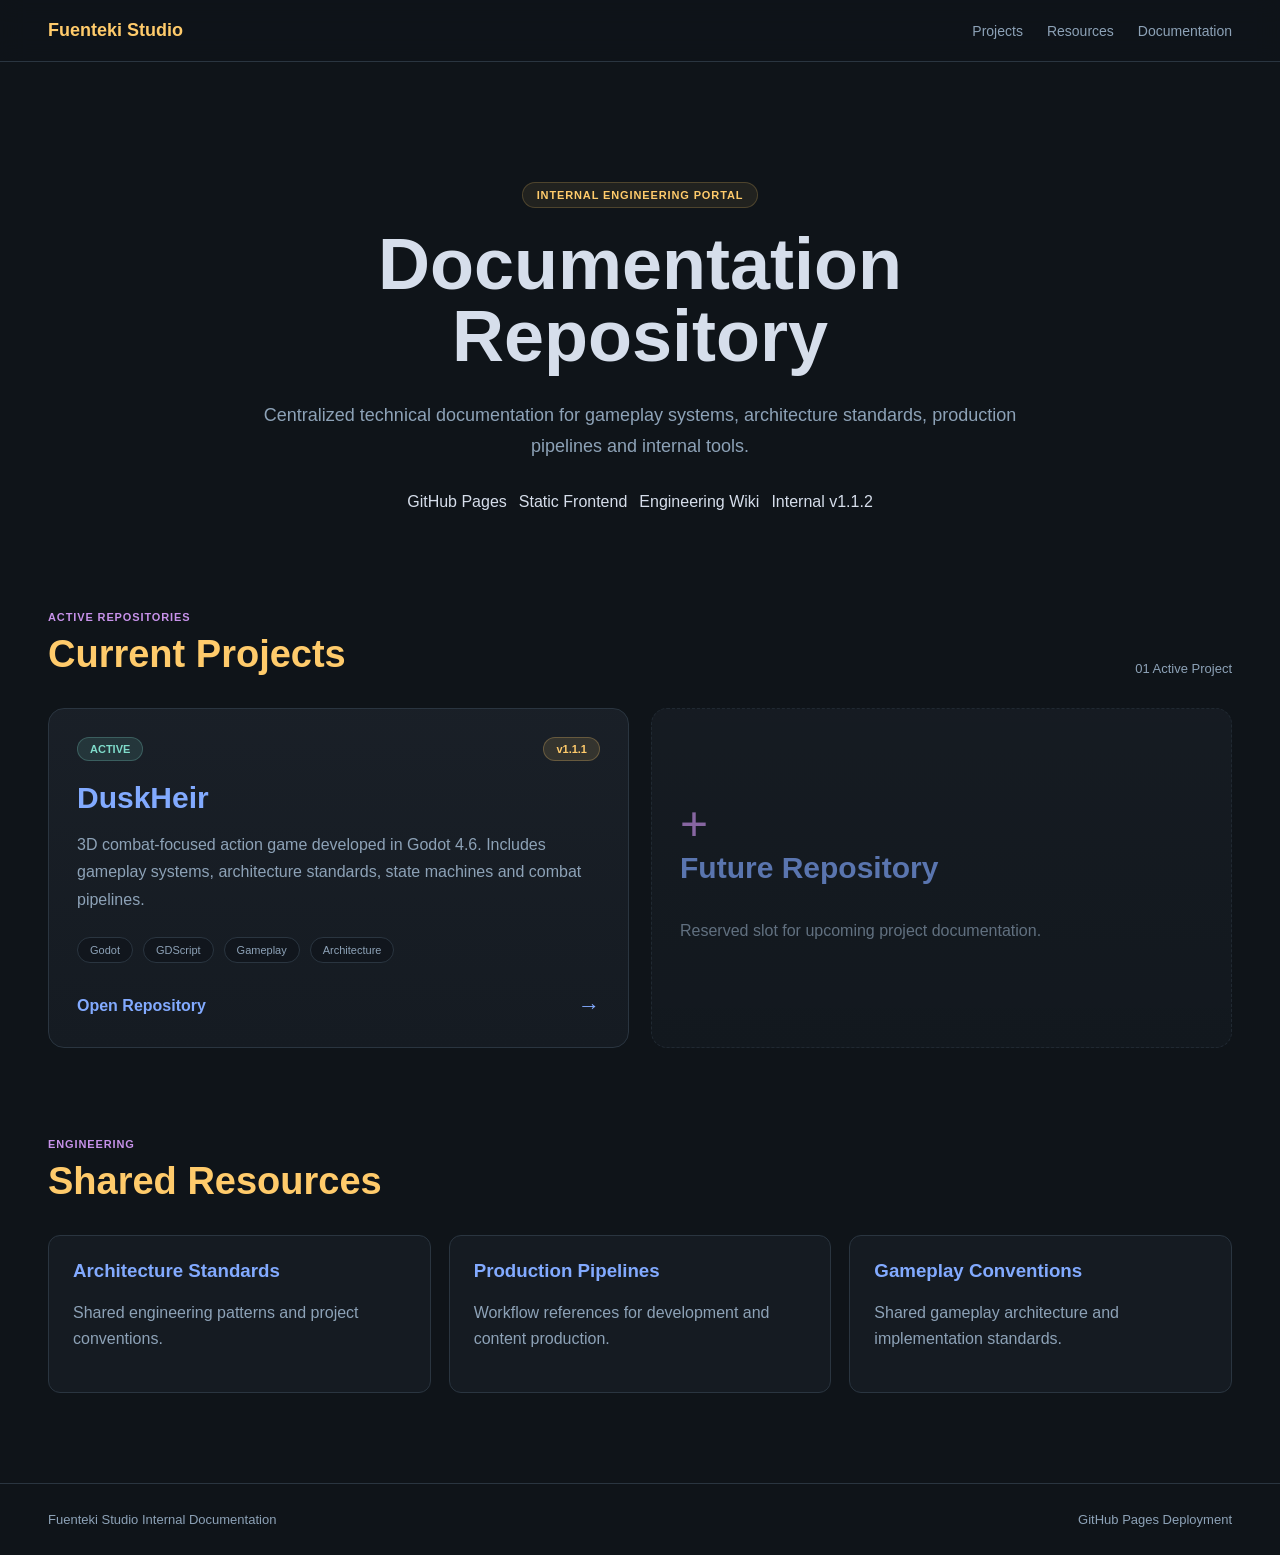
<file: index.html>
<!DOCTYPE html>
<html lang="en">
<head>

  <meta charset="UTF-8" />
  <meta name="viewport" content="width=device-width, initial-scale=1.0" />

  <title>Fuenteki Studio — Documentation Hub</title>

  <link rel="stylesheet" href="./assets/css/global.css" />
  <link rel="stylesheet" href="./assets/css/index.css" />

</head>

<body>

  <!-- NAVBAR -->
  <header class="topbar">

    <div class="topbar-brand">
      Fuenteki Studio
    </div>

    <nav class="topbar-nav">

      <a href="#projects">Projects</a>
      <a href="#resources">Resources</a>
      <a href="#shared-docs">Documentation</a>

    </nav>

  </header>

  <!-- HERO -->
  <section class="main-hero">

    <div class="hero-content">

      <span class="hero-tag">
        INTERNAL ENGINEERING PORTAL
      </span>

      <h1>
        Documentation Repository
      </h1>

      <p>
        Centralized technical documentation for gameplay systems,
        architecture standards, production pipelines and internal tools.
      </p>

      <div class="hero-badges">

        <span class="badge">GitHub Pages</span>
        <span class="badge">Static Frontend</span>
        <span class="badge">Engineering Wiki</span>
        <span class="badge accent">Internal v1.1.2</span>

      </div>

    </div>

  </section>

  <!-- ACTIVE PROJECTS -->
  <section
    class="section-container"
    id="projects"
  >

    <div class="section-title">

      <div>
        <span class="section-kicker">
          ACTIVE REPOSITORIES
        </span>

        <h2>
          Current Projects
        </h2>
      </div>

      <span class="section-meta">
        01 Active Project
      </span>

    </div>

    <div class="project-grid">

      <!-- DUSKHEIR -->
      <a
        class="project-capsule"
        href="./projects/duskheir/duskheirIndex.html"
      >

        <div class="project-top">

          <span class="project-state active">
            ACTIVE
          </span>

          <span class="project-version">
            v1.1.1
          </span>

        </div>

        <h3>DuskHeir</h3>

        <p>
          3D combat-focused action game developed in Godot 4.6.
          Includes gameplay systems, architecture standards,
          state machines and combat pipelines.
        </p>

        <div class="project-tags">

          <span>Godot</span>
          <span>GDScript</span>
          <span>Gameplay</span>
          <span>Architecture</span>

        </div>

        <div class="project-footer">

          <span>
            Open Repository
          </span>

          <span class="arrow">
            →
          </span>

        </div>

      </a>

      <!-- EMPTY SLOT -->
      <div class="project-capsule placeholder">

        <div class="placeholder-icon">
          +
        </div>

        <h3>Future Repository</h3>

        <p>
          Reserved slot for upcoming project documentation.
        </p>

      </div>

    </div>

  </section>

  <!-- RESOURCES -->
  <section
    class="section-container"
    id="resources"
  >

    <div class="section-title">

      <div>

        <span class="section-kicker">
          ENGINEERING
        </span>

        <h2>
          Shared Resources
        </h2>

      </div>

    </div>

    <div class="resource-grid">

      <div class="resource-card">
        <h3>Architecture Standards</h3>
        <p>
          Shared engineering patterns and project conventions.
        </p>
      </div>

      <div class="resource-card">
        <h3>Production Pipelines</h3>
        <p>
          Workflow references for development and content production.
        </p>
      </div>

      <div class="resource-card">
        <h3>Gameplay Conventions</h3>
        <p>
          Shared gameplay architecture and implementation standards.
        </p>
      </div>

    </div>

  </section>

  <!-- FOOTER -->
  <footer class="footer">

    <div>
      Fuenteki Studio Internal Documentation
    </div>

    <div class="footer-right">
      GitHub Pages Deployment
    </div>

  </footer>

  <script src="./assets/js/index.js"></script>

</body>
</html>
</file>
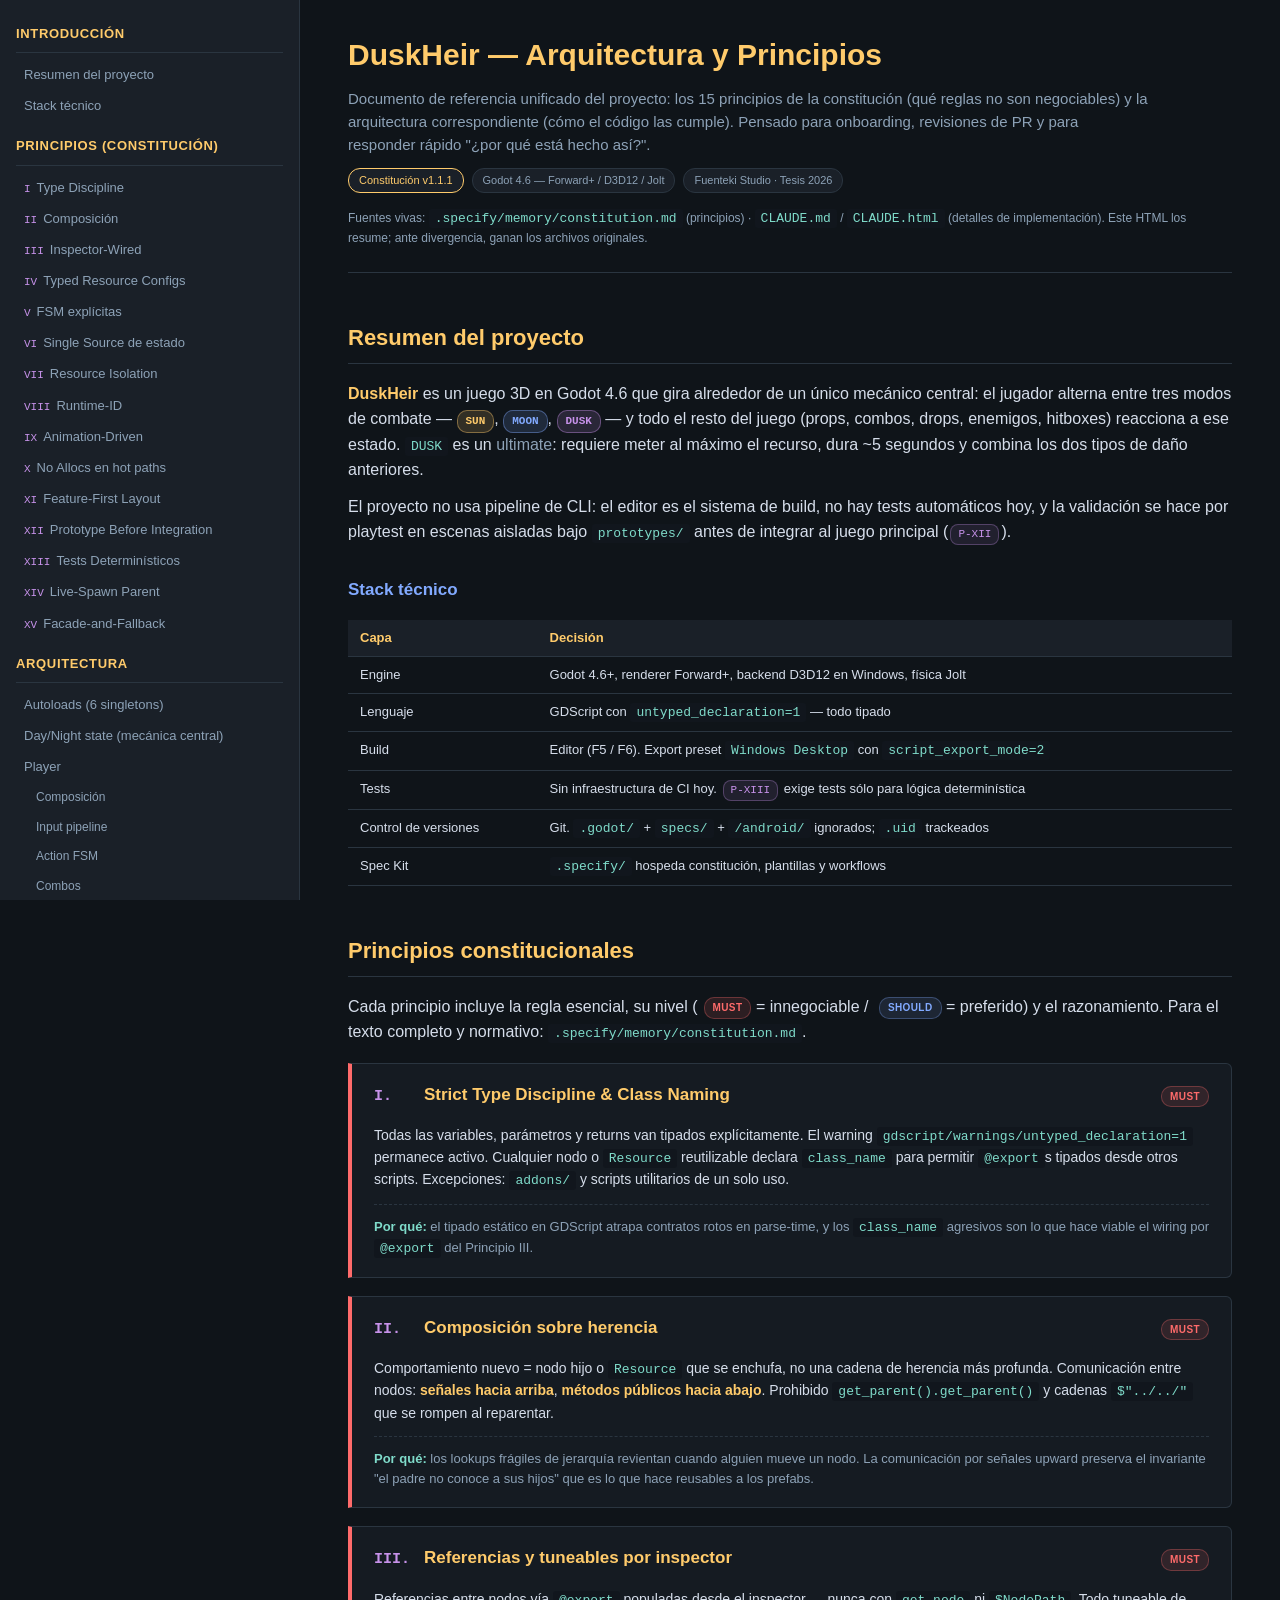
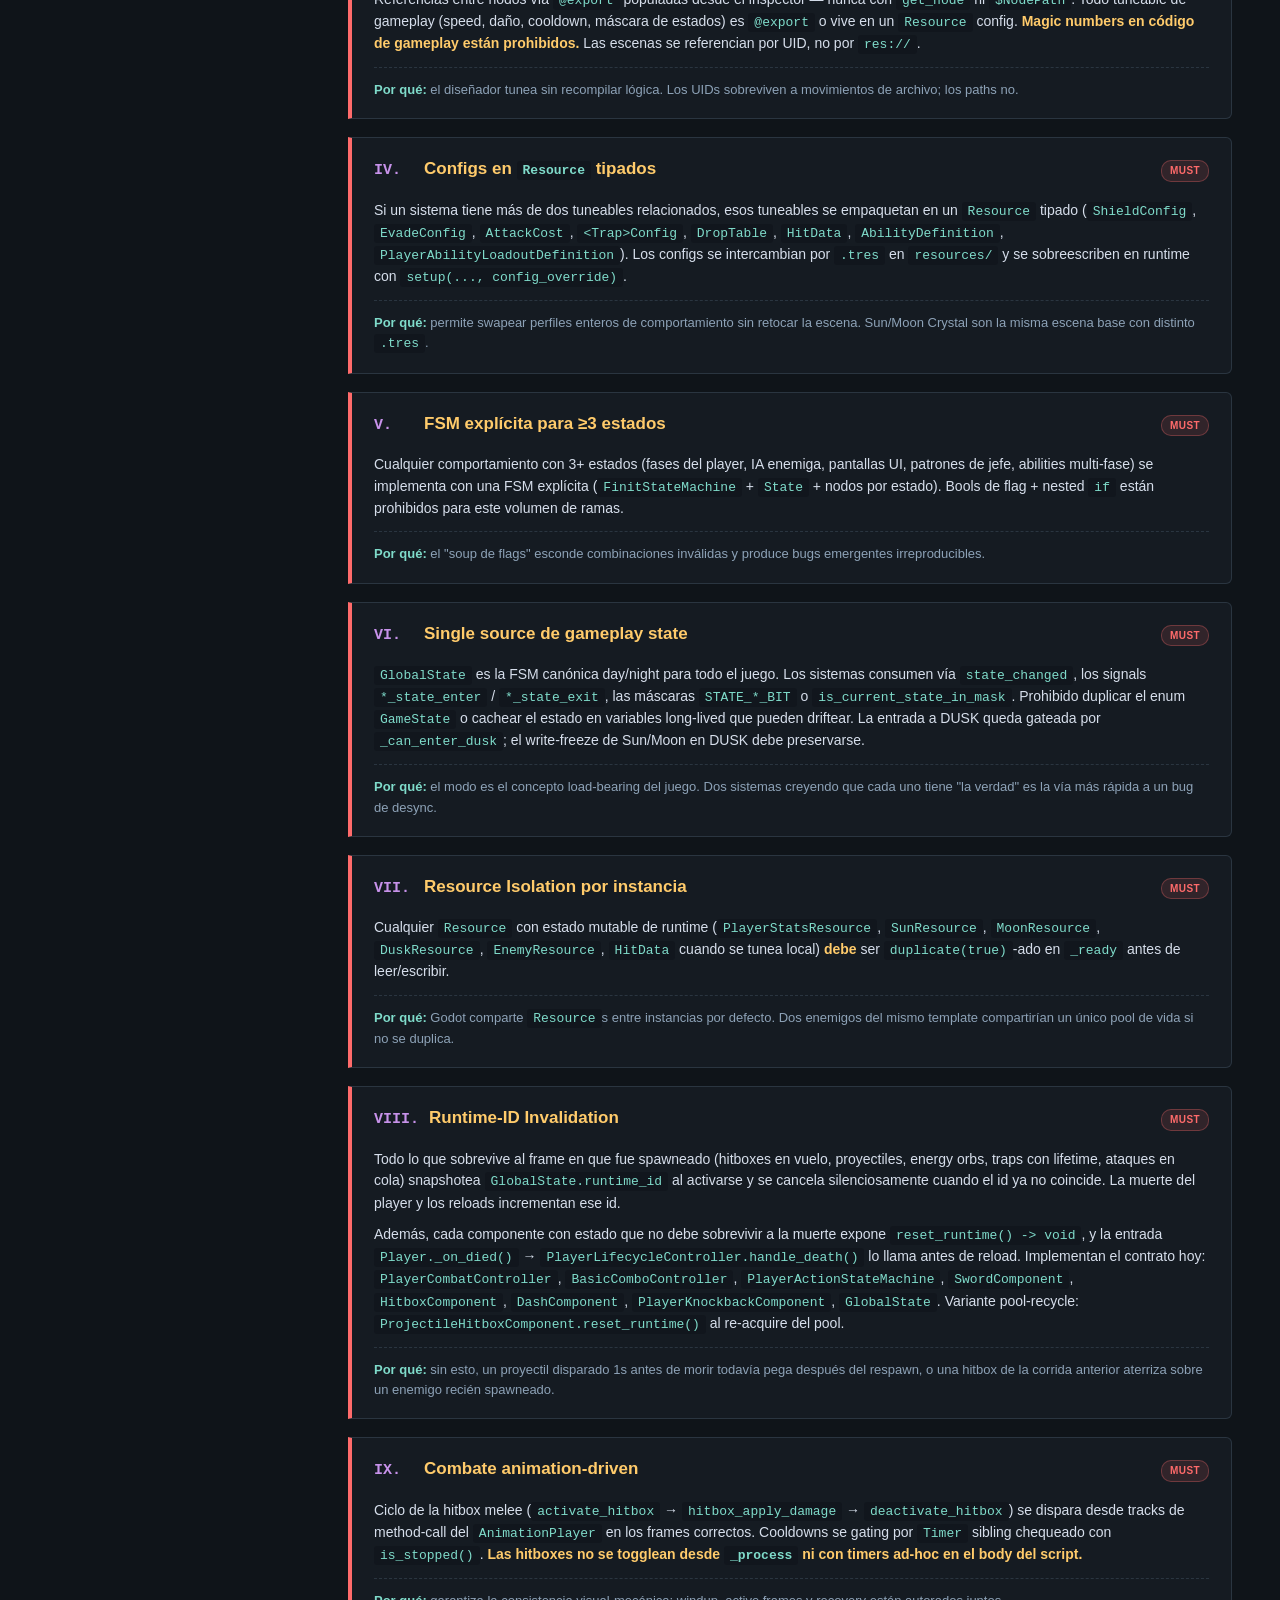
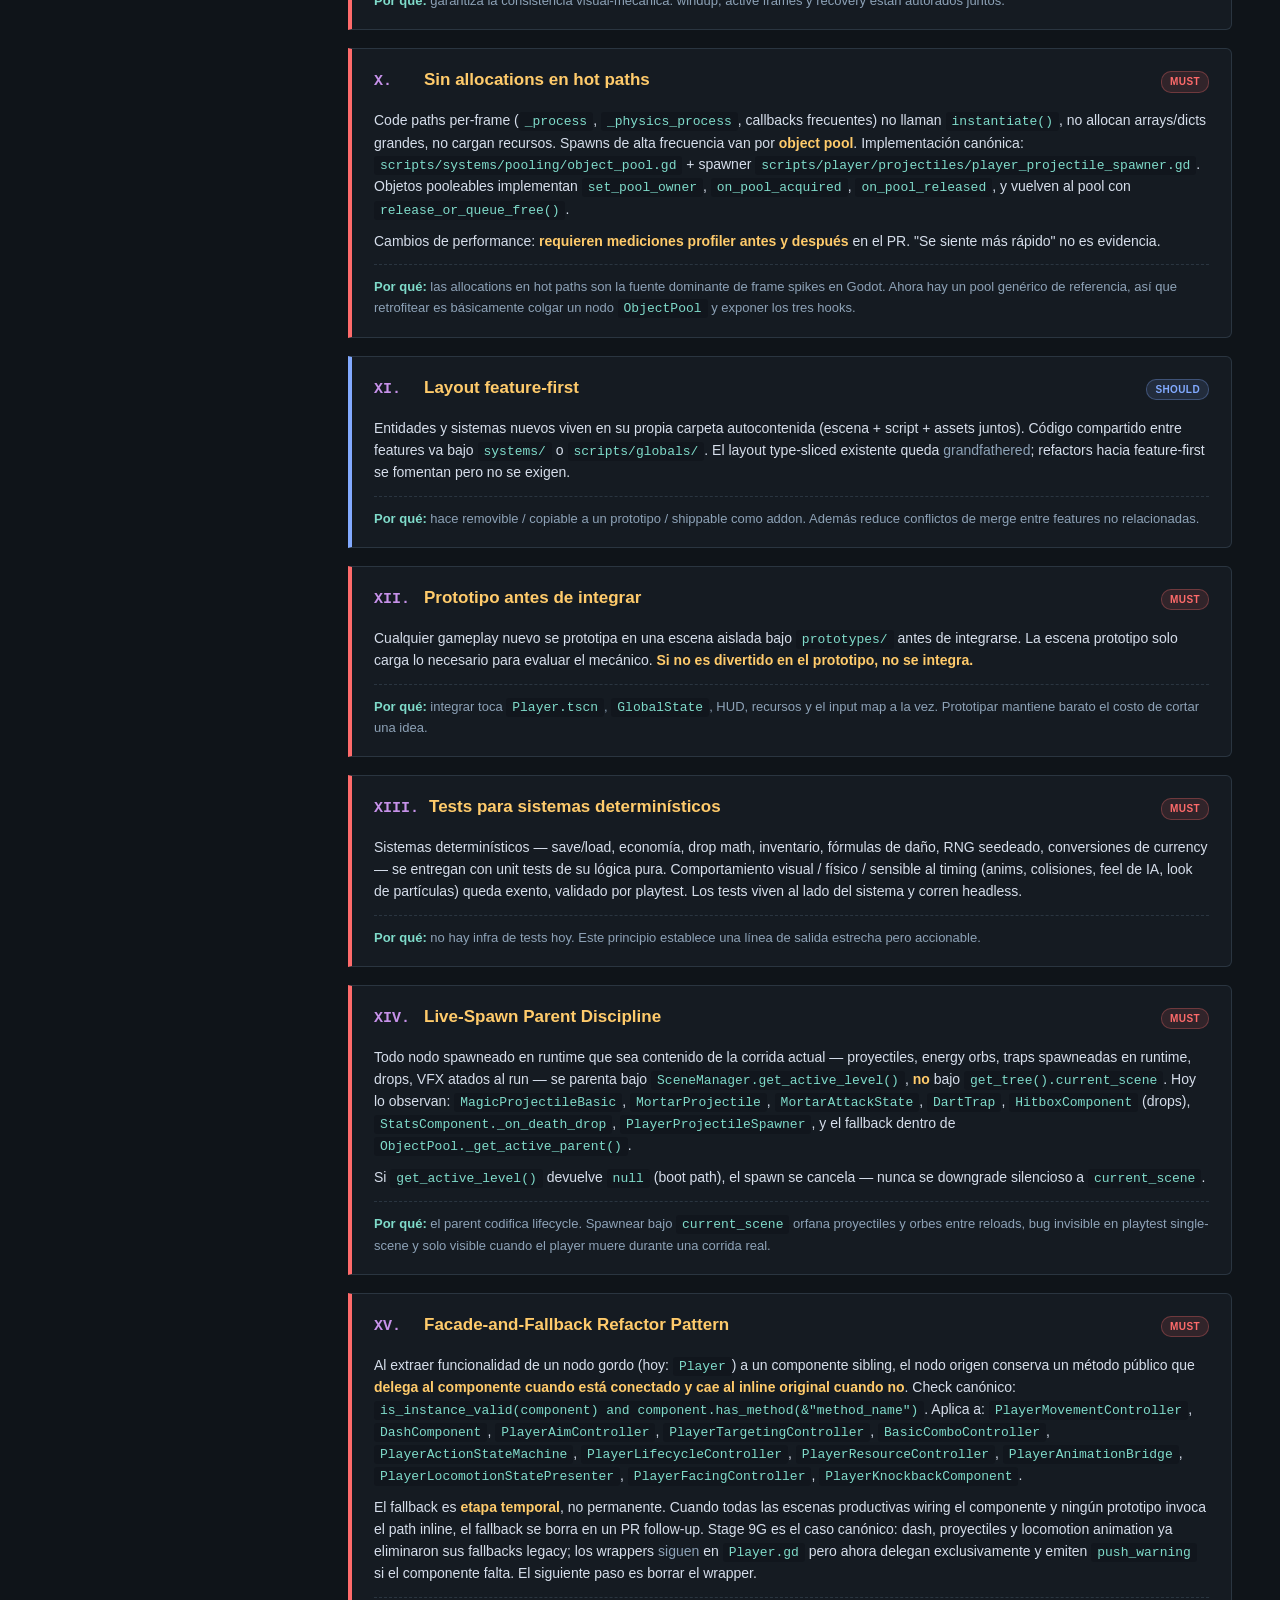
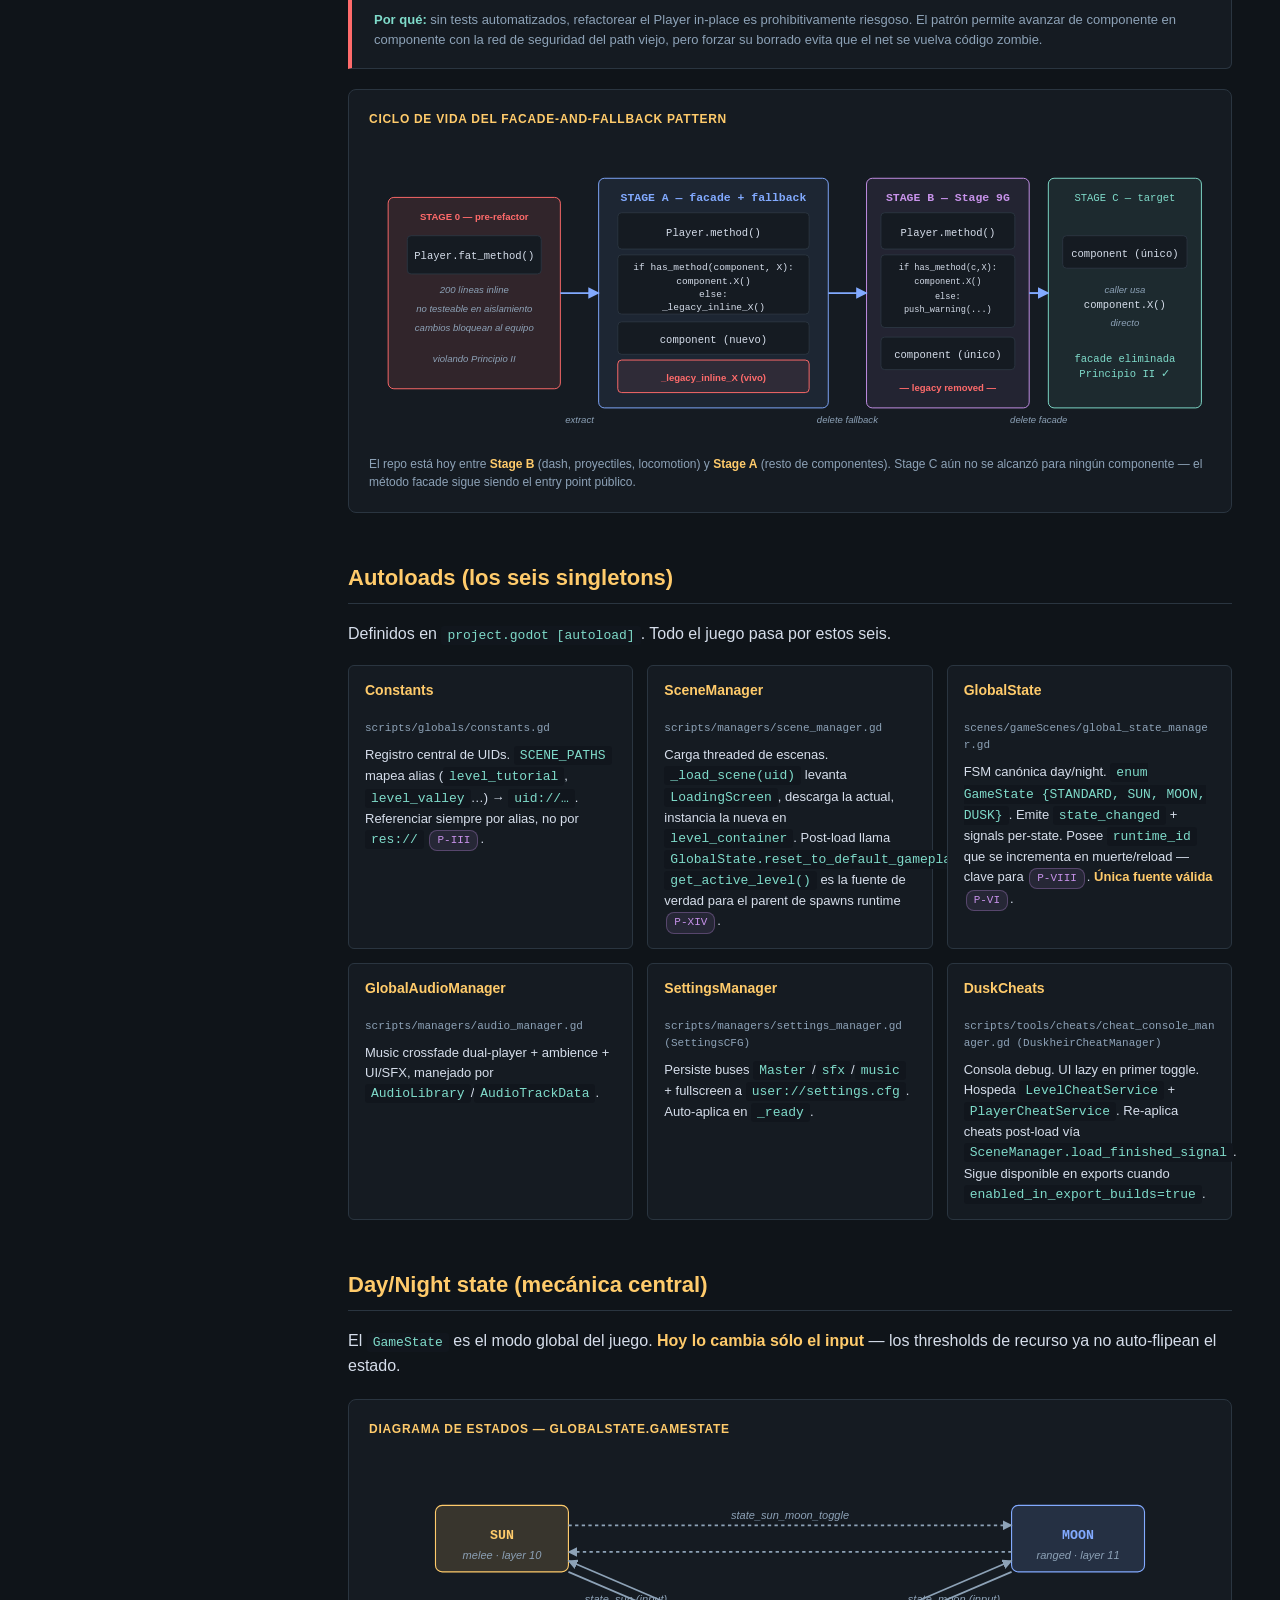
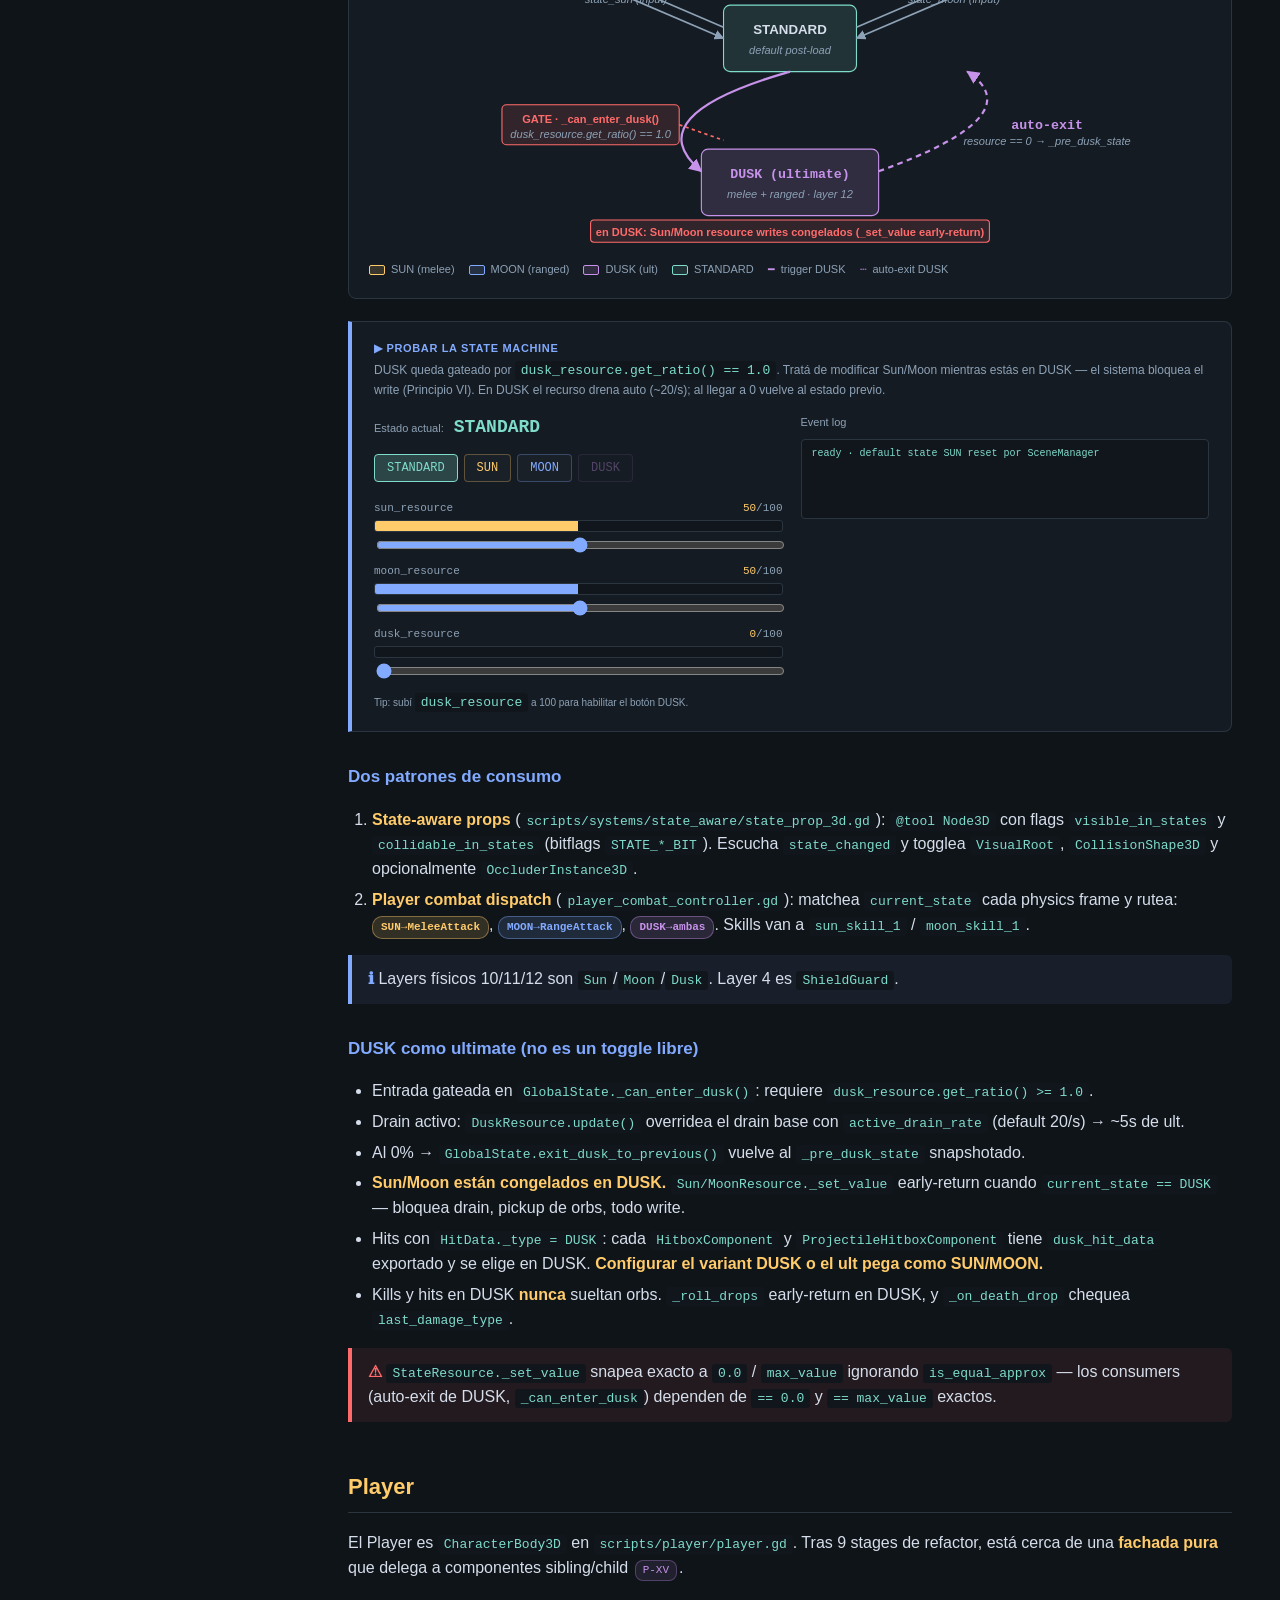
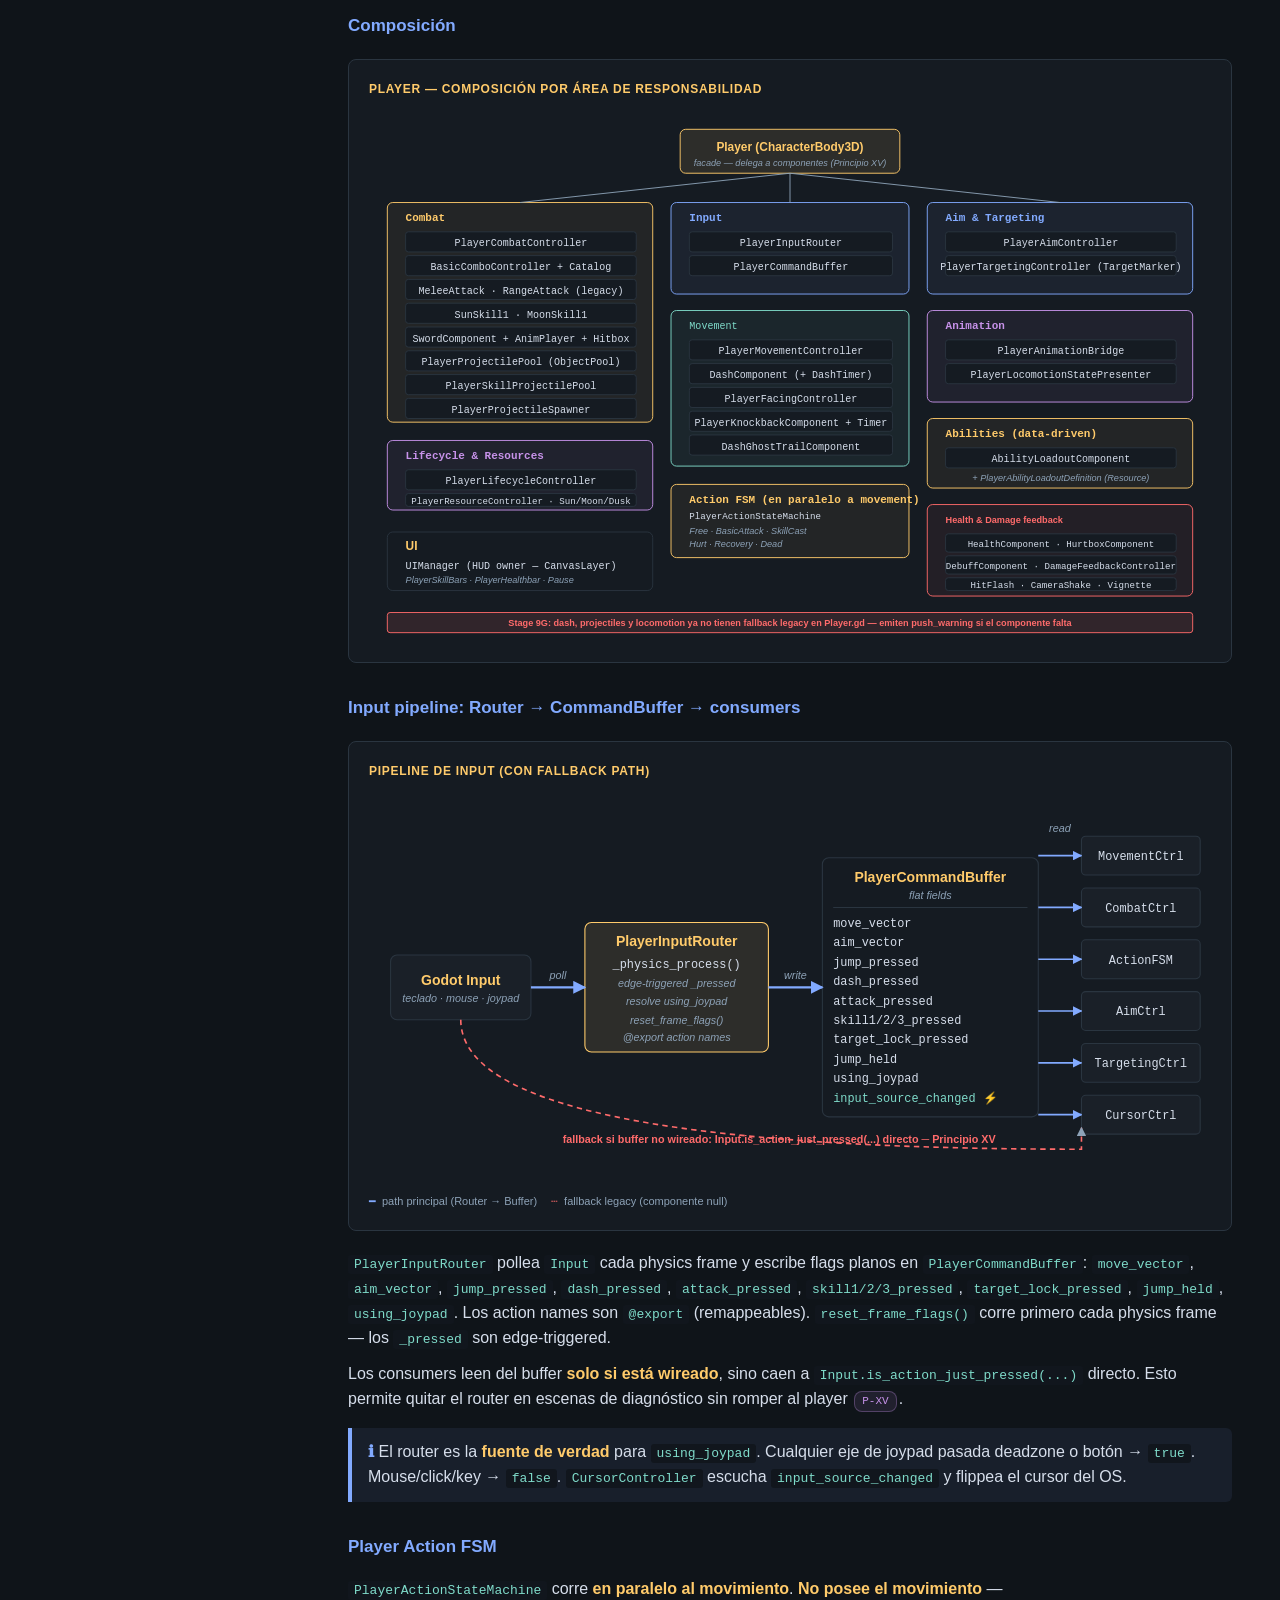
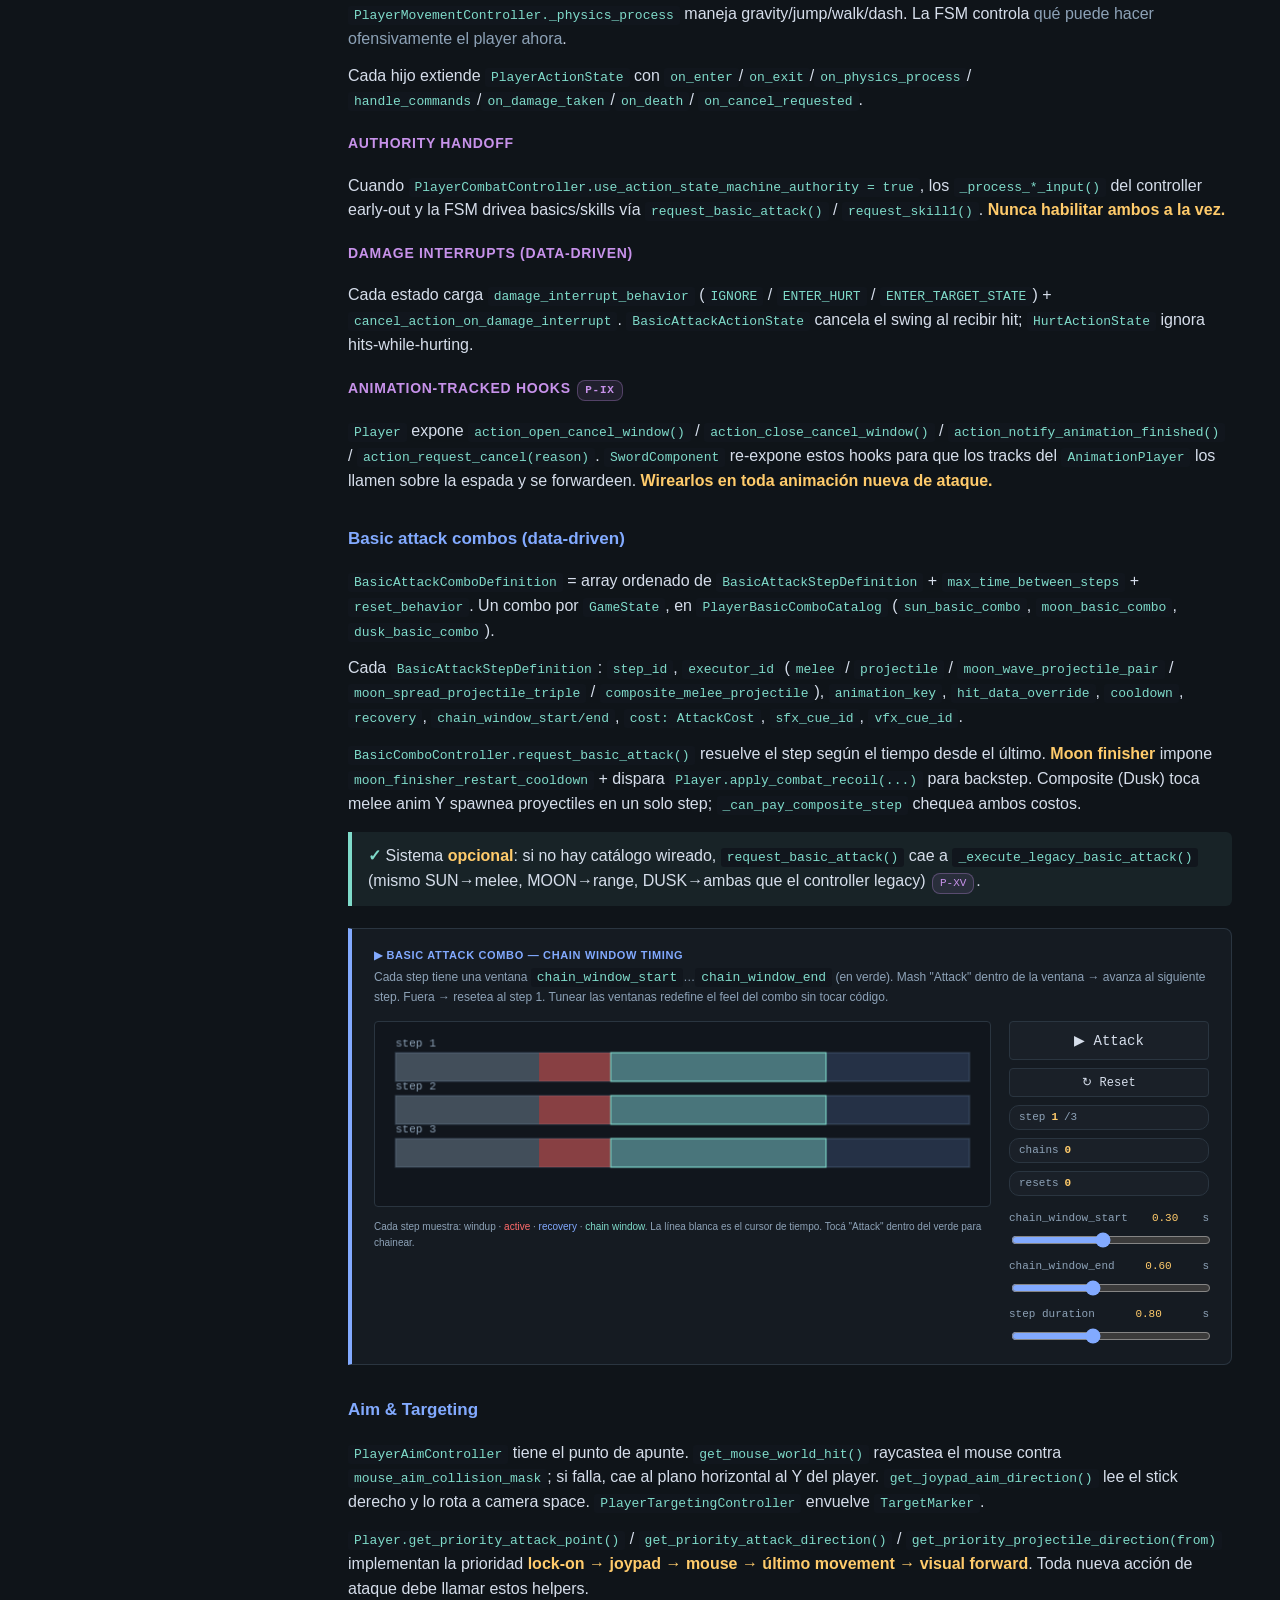
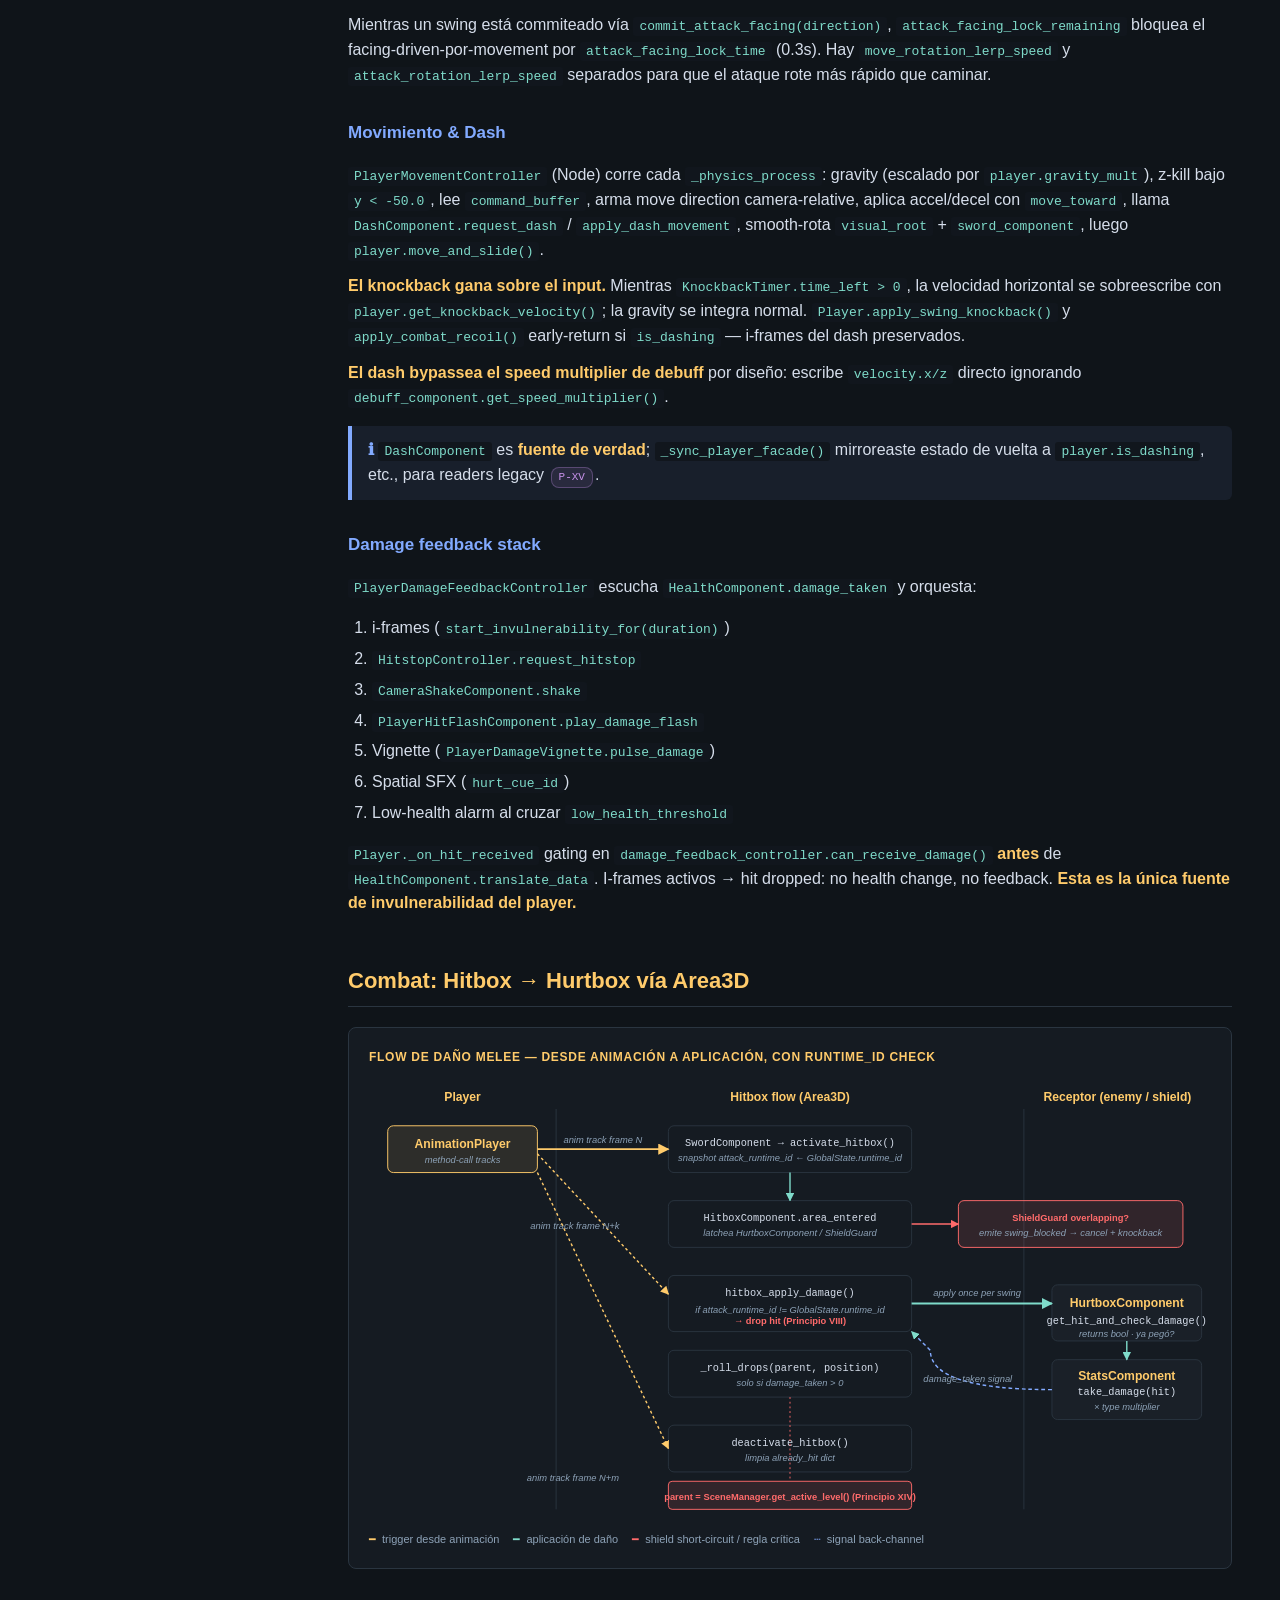
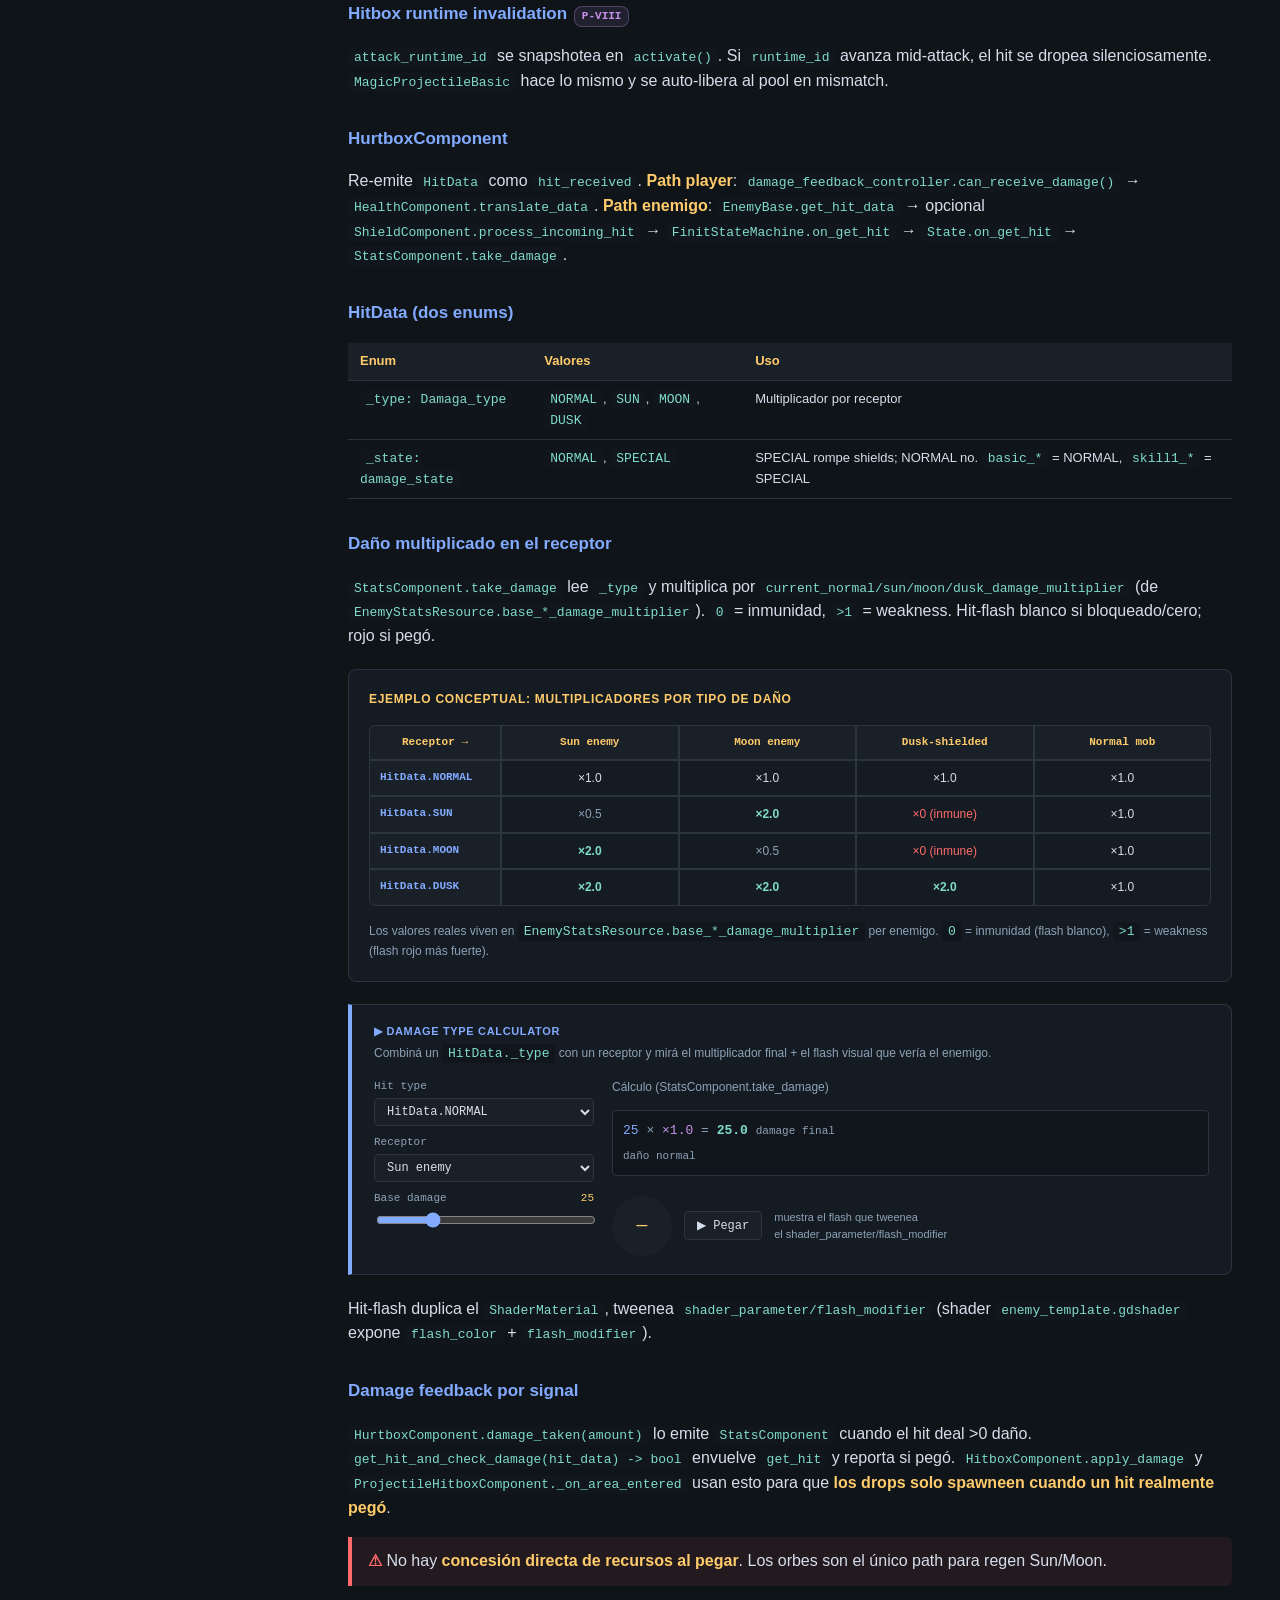
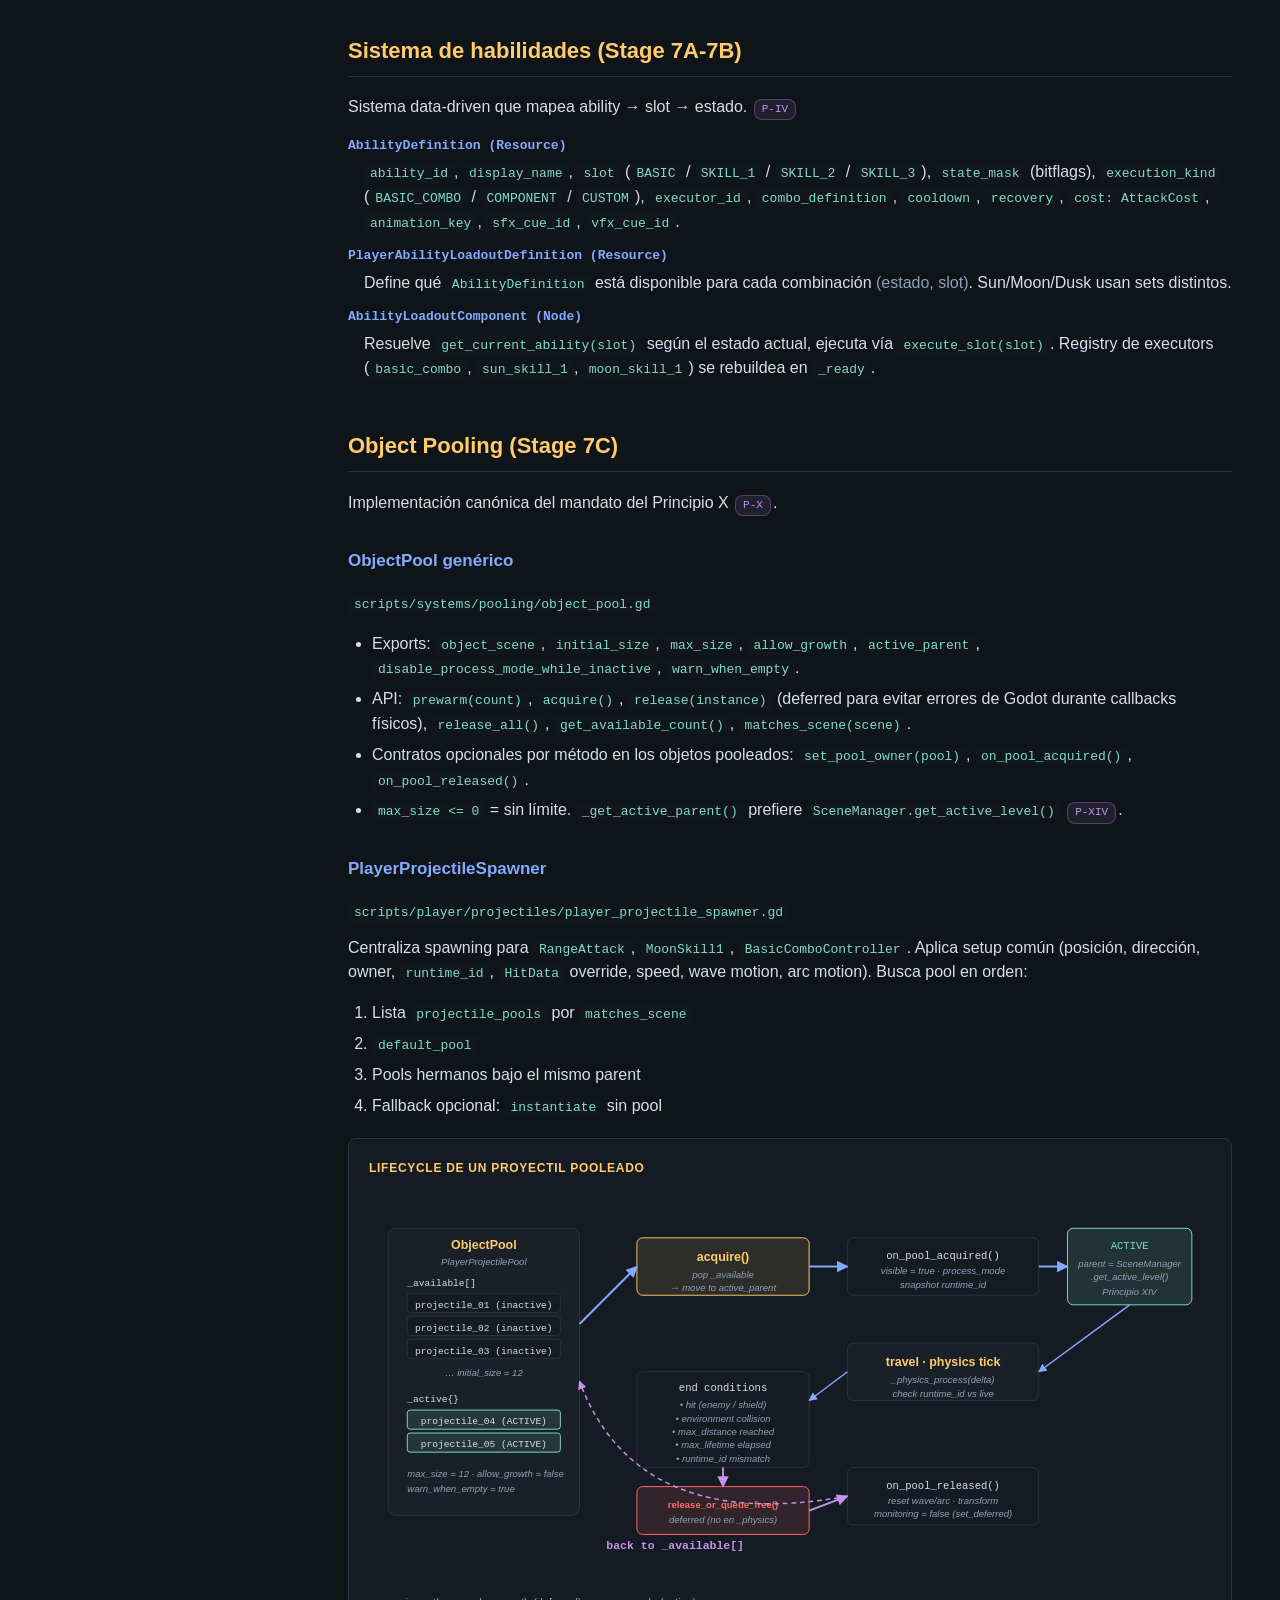
<file: projects/duskheir/duskheirIndex.html>
<!DOCTYPE html>
<html lang="es">
<head>
<meta charset="UTF-8">
<meta name="viewport" content="width=device-width, initial-scale=1.0">
<title>DuskHeir — Arquitectura y Principios</title>
<link rel="stylesheet" href="./duskheirIndex.css">
</head>
<body>
<div class="layout">

<nav class="toc">
  <h2>Introducción</h2>
  <ul>
    <li><a href="#intro">Resumen del proyecto</a></li>
    <li><a href="#stack">Stack técnico</a></li>
  </ul>

  <h2>Principios (Constitución)</h2>
  <ul>
    <li><a href="#p1"><span class="num">I</span>Type Discipline</a></li>
    <li><a href="#p2"><span class="num">II</span>Composición</a></li>
    <li><a href="#p3"><span class="num">III</span>Inspector-Wired</a></li>
    <li><a href="#p4"><span class="num">IV</span>Typed Resource Configs</a></li>
    <li><a href="#p5"><span class="num">V</span>FSM explícitas</a></li>
    <li><a href="#p6"><span class="num">VI</span>Single Source de estado</a></li>
    <li><a href="#p7"><span class="num">VII</span>Resource Isolation</a></li>
    <li><a href="#p8"><span class="num">VIII</span>Runtime-ID</a></li>
    <li><a href="#p9"><span class="num">IX</span>Animation-Driven</a></li>
    <li><a href="#p10"><span class="num">X</span>No Allocs en hot paths</a></li>
    <li><a href="#p11"><span class="num">XI</span>Feature-First Layout</a></li>
    <li><a href="#p12"><span class="num">XII</span>Prototype Before Integration</a></li>
    <li><a href="#p13"><span class="num">XIII</span>Tests Determinísticos</a></li>
    <li><a href="#p14"><span class="num">XIV</span>Live-Spawn Parent</a></li>
    <li><a href="#p15"><span class="num">XV</span>Facade-and-Fallback</a></li>
  </ul>

  <h2>Arquitectura</h2>
  <ul>
    <li><a href="#autoloads">Autoloads (6 singletons)</a></li>
    <li><a href="#day-night">Day/Night state (mecánica central)</a></li>
    <li><a href="#player">Player</a>
      <ul>
        <li><a href="#player-tree">Composición</a></li>
        <li><a href="#player-input">Input pipeline</a></li>
        <li><a href="#player-fsm">Action FSM</a></li>
        <li><a href="#player-combos">Combos</a></li>
        <li><a href="#player-aim">Aim &amp; Targeting</a></li>
        <li><a href="#player-move">Movimiento &amp; Dash</a></li>
        <li><a href="#player-feedback">Damage feedback</a></li>
      </ul>
    </li>
    <li><a href="#combat">Combat (Hitbox↔Hurtbox)</a></li>
    <li><a href="#abilities">Sistema de habilidades</a></li>
    <li><a href="#pooling">Object Pooling</a></li>
    <li><a href="#drops">Drops, orbes &amp; AttackCost</a></li>
    <li><a href="#enemies">Enemy FSM</a></li>
    <li><a href="#shielded">Enemigos shielded</a></li>
    <li><a href="#traps">Traps</a></li>
    <li><a href="#debuffs">Debuffs (Decorator)</a></li>
    <li><a href="#steering">Steering</a></li>
    <li><a href="#transitions">Level Transitions</a></li>
    <li><a href="#death">Death &amp; Runtime Reset</a></li>
    <li><a href="#hud">HUD &amp; UI</a></li>
    <li><a href="#layout">Layout de directorios</a></li>
  </ul>

  <h2>Referencia</h2>
  <ul>
    <li><a href="#workflow">Workflow &amp; Quality Gates</a></li>
    <li><a href="#input-map">Input Map</a></li>
    <li><a href="#linked-docs">Docs relacionadas</a></li>
  </ul>
</nav>

<main>

<!-- ========== HERO ========== -->
<header class="hero">
  <h1>DuskHeir — Arquitectura y Principios</h1>
  <p class="lede">
    Documento de referencia unificado del proyecto: los 15 principios de la
    constitución (qué reglas no son negociables) y la arquitectura
    correspondiente (cómo el código las cumple). Pensado para onboarding,
    revisiones de PR y para responder rápido "¿por qué está hecho así?".
  </p>
  <div class="badges">
    <span class="badge version">Constitución v1.1.1</span>
    <span class="badge">Godot 4.6 — Forward+ / D3D12 / Jolt</span>
    <span class="badge">Fuenteki Studio · Tesis 2026</span>
  </div>
  <div class="meta">
    Fuentes vivas: <code>.specify/memory/constitution.md</code> (principios) ·
    <code>CLAUDE.md</code> / <code>CLAUDE.html</code> (detalles de
    implementación). Este HTML los resume; ante divergencia, ganan los archivos
    originales.
  </div>
</header>

<!-- ========== INTRO ========== -->
<section id="intro">
<h2>Resumen del proyecto</h2>
<p>
  <strong>DuskHeir</strong> es un juego 3D en Godot 4.6 que gira alrededor de
  un único mecánico central: el jugador alterna entre tres modos de combate
  — <span class="state-sun">SUN</span>, <span class="state-moon">MOON</span>,
  <span class="state-dusk">DUSK</span> — y todo el resto del juego (props,
  combos, drops, enemigos, hitboxes) reacciona a ese estado. <code>DUSK</code>
  es un <em>ultimate</em>: requiere meter al máximo el recurso, dura ~5
  segundos y combina los dos tipos de daño anteriores.
</p>
<p>
  El proyecto no usa pipeline de CLI: el editor es el sistema de build, no hay
  tests automáticos hoy, y la validación se hace por playtest en escenas
  aisladas bajo <code>prototypes/</code> antes de integrar al juego principal
  (<a href="#p12" class="ref-principle">P-XII</a>).
</p>

<h3 id="stack">Stack técnico</h3>
<table>
  <thead><tr><th>Capa</th><th>Decisión</th></tr></thead>
  <tbody>
    <tr><td>Engine</td><td>Godot 4.6+, renderer Forward+, backend D3D12 en Windows, física Jolt</td></tr>
    <tr><td>Lenguaje</td><td>GDScript con <code>untyped_declaration=1</code> — todo tipado</td></tr>
    <tr><td>Build</td><td>Editor (F5 / F6). Export preset <code>Windows Desktop</code> con <code>script_export_mode=2</code></td></tr>
    <tr><td>Tests</td><td>Sin infraestructura de CI hoy. <a href="#p13" class="ref-principle">P-XIII</a> exige tests sólo para lógica determinística</td></tr>
    <tr><td>Control de versiones</td><td>Git. <code>.godot/</code> + <code>specs/</code> + <code>/android/</code> ignorados; <code>.uid</code> trackeados</td></tr>
    <tr><td>Spec Kit</td><td><code>.specify/</code> hospeda constitución, plantillas y workflows</td></tr>
  </tbody>
</table>
</section>

<!-- ========== PRINCIPLES ========== -->
<section>
<h2>Principios constitucionales</h2>
<p>
  Cada principio incluye la regla esencial, su nivel (<span class="pill must">MUST</span>
  = innegociable / <span class="pill should">SHOULD</span> = preferido) y el
  razonamiento. Para el texto completo y normativo: <code>.specify/memory/constitution.md</code>.
</p>

<div class="principle must" id="p1">
  <h3><span class="roman">I.</span><span class="title">Strict Type Discipline &amp; Class Naming</span><span class="pill must">MUST</span></h3>
  <div class="rule">
    Todas las variables, parámetros y returns van tipados explícitamente.
    El warning <code>gdscript/warnings/untyped_declaration=1</code> permanece
    activo. Cualquier nodo o <code>Resource</code> reutilizable declara
    <code>class_name</code> para permitir <code>@export</code>s tipados desde
    otros scripts. Excepciones: <code>addons/</code> y scripts utilitarios
    de un solo uso.
  </div>
  <div class="rationale">
    <strong>Por qué:</strong> el tipado estático en GDScript atrapa contratos
    rotos en parse-time, y los <code>class_name</code> agresivos son lo que
    hace viable el wiring por <code>@export</code> del Principio III.
  </div>
</div>

<div class="principle must" id="p2">
  <h3><span class="roman">II.</span><span class="title">Composición sobre herencia</span><span class="pill must">MUST</span></h3>
  <div class="rule">
    Comportamiento nuevo = nodo hijo o <code>Resource</code> que se enchufa,
    no una cadena de herencia más profunda. Comunicación entre nodos:
    <strong>señales hacia arriba</strong>, <strong>métodos públicos hacia
    abajo</strong>. Prohibido <code>get_parent().get_parent()</code> y cadenas
    <code>$"../../"</code> que se rompen al reparentar.
  </div>
  <div class="rationale">
    <strong>Por qué:</strong> los lookups frágiles de jerarquía revientan
    cuando alguien mueve un nodo. La comunicación por señales upward
    preserva el invariante "el padre no conoce a sus hijos" que es lo que
    hace reusables a los prefabs.
  </div>
</div>

<div class="principle must" id="p3">
  <h3><span class="roman">III.</span><span class="title">Referencias y tuneables por inspector</span><span class="pill must">MUST</span></h3>
  <div class="rule">
    Referencias entre nodos vía <code>@export</code> populadas desde el
    inspector — nunca con <code>get_node</code> ni <code>$NodePath</code>.
    Todo tuneable de gameplay (speed, daño, cooldown, máscara de estados)
    es <code>@export</code> o vive en un <code>Resource</code> config.
    <strong>Magic numbers en código de gameplay están prohibidos.</strong>
    Las escenas se referencian por UID, no por <code>res://</code>.
  </div>
  <div class="rationale">
    <strong>Por qué:</strong> el diseñador tunea sin recompilar lógica. Los
    UIDs sobreviven a movimientos de archivo; los paths no.
  </div>
</div>

<div class="principle must" id="p4">
  <h3><span class="roman">IV.</span><span class="title">Configs en <code>Resource</code> tipados</span><span class="pill must">MUST</span></h3>
  <div class="rule">
    Si un sistema tiene más de dos tuneables relacionados, esos tuneables
    se empaquetan en un <code>Resource</code> tipado
    (<code>ShieldConfig</code>, <code>EvadeConfig</code>, <code>AttackCost</code>,
    <code>&lt;Trap&gt;Config</code>, <code>DropTable</code>, <code>HitData</code>,
    <code>AbilityDefinition</code>, <code>PlayerAbilityLoadoutDefinition</code>).
    Los configs se intercambian por <code>.tres</code> en <code>resources/</code>
    y se sobreescriben en runtime con <code>setup(..., config_override)</code>.
  </div>
  <div class="rationale">
    <strong>Por qué:</strong> permite swapear perfiles enteros de
    comportamiento sin retocar la escena. Sun/Moon Crystal son la misma
    escena base con distinto <code>.tres</code>.
  </div>
</div>

<div class="principle must" id="p5">
  <h3><span class="roman">V.</span><span class="title">FSM explícita para ≥3 estados</span><span class="pill must">MUST</span></h3>
  <div class="rule">
    Cualquier comportamiento con 3+ estados (fases del player, IA enemiga,
    pantallas UI, patrones de jefe, abilities multi-fase) se implementa con
    una FSM explícita (<code>FinitStateMachine</code> + <code>State</code> +
    nodos por estado). Bools de flag + nested <code>if</code> están
    prohibidos para este volumen de ramas.
  </div>
  <div class="rationale">
    <strong>Por qué:</strong> el "soup de flags" esconde combinaciones
    inválidas y produce bugs emergentes irreproducibles.
  </div>
</div>

<div class="principle must" id="p6">
  <h3><span class="roman">VI.</span><span class="title">Single source de gameplay state</span><span class="pill must">MUST</span></h3>
  <div class="rule">
    <code>GlobalState</code> es la FSM canónica day/night para todo el juego.
    Los sistemas consumen vía <code>state_changed</code>, los signals
    <code>*_state_enter</code> / <code>*_state_exit</code>, las máscaras
    <code>STATE_*_BIT</code> o <code>is_current_state_in_mask</code>.
    Prohibido duplicar el enum <code>GameState</code> o cachear el estado
    en variables long-lived que pueden driftear. La entrada a DUSK queda
    gateada por <code>_can_enter_dusk</code>; el write-freeze de Sun/Moon
    en DUSK debe preservarse.
  </div>
  <div class="rationale">
    <strong>Por qué:</strong> el modo es el concepto load-bearing del juego.
    Dos sistemas creyendo que cada uno tiene "la verdad" es la vía más
    rápida a un bug de desync.
  </div>
</div>

<div class="principle must" id="p7">
  <h3><span class="roman">VII.</span><span class="title">Resource Isolation por instancia</span><span class="pill must">MUST</span></h3>
  <div class="rule">
    Cualquier <code>Resource</code> con estado mutable de runtime
    (<code>PlayerStatsResource</code>, <code>SunResource</code>, <code>MoonResource</code>,
    <code>DuskResource</code>, <code>EnemyResource</code>, <code>HitData</code>
    cuando se tunea local) <strong>debe</strong> ser
    <code>duplicate(true)</code>-ado en <code>_ready</code> antes de leer/escribir.
  </div>
  <div class="rationale">
    <strong>Por qué:</strong> Godot comparte <code>Resource</code>s entre
    instancias por defecto. Dos enemigos del mismo template compartirían un
    único <em>pool</em> de vida si no se duplica.
  </div>
</div>

<div class="principle must" id="p8">
  <h3><span class="roman">VIII.</span><span class="title">Runtime-ID Invalidation</span><span class="pill must">MUST</span></h3>
  <div class="rule">
    Todo lo que sobrevive al frame en que fue spawneado (hitboxes en vuelo,
    proyectiles, energy orbs, traps con lifetime, ataques en cola) snapshotea
    <code>GlobalState.runtime_id</code> al activarse y se cancela
    silenciosamente cuando el id ya no coincide. La muerte del player y los
    reloads incrementan ese id.
  </div>
  <div class="rule" style="margin-top: 10px;">
    Además, cada componente con estado que no debe sobrevivir a la muerte
    expone <code>reset_runtime() -&gt; void</code>, y la entrada
    <code>Player._on_died()</code> → <code>PlayerLifecycleController.handle_death()</code>
    lo llama antes de reload. Implementan el contrato hoy:
    <code>PlayerCombatController</code>, <code>BasicComboController</code>,
    <code>PlayerActionStateMachine</code>, <code>SwordComponent</code>,
    <code>HitboxComponent</code>, <code>DashComponent</code>,
    <code>PlayerKnockbackComponent</code>, <code>GlobalState</code>. Variante
    pool-recycle: <code>ProjectileHitboxComponent.reset_runtime()</code> al
    re-acquire del pool.
  </div>
  <div class="rationale">
    <strong>Por qué:</strong> sin esto, un proyectil disparado 1s antes de
    morir todavía pega después del respawn, o una hitbox de la corrida
    anterior aterriza sobre un enemigo recién spawneado.
  </div>
</div>

<div class="principle must" id="p9">
  <h3><span class="roman">IX.</span><span class="title">Combate animation-driven</span><span class="pill must">MUST</span></h3>
  <div class="rule">
    Ciclo de la hitbox melee (<code>activate_hitbox</code> →
    <code>hitbox_apply_damage</code> → <code>deactivate_hitbox</code>) se
    dispara desde tracks de method-call del <code>AnimationPlayer</code> en
    los frames correctos. Cooldowns se gating por <code>Timer</code> sibling
    chequeado con <code>is_stopped()</code>. <strong>Las hitboxes no se
    togglean desde <code>_process</code> ni con timers ad-hoc en el body
    del script.</strong>
  </div>
  <div class="rationale">
    <strong>Por qué:</strong> garantiza la consistencia visual-mecánica:
    windup, active frames y recovery están autorados juntos.
  </div>
</div>

<div class="principle must" id="p10">
  <h3><span class="roman">X.</span><span class="title">Sin allocations en hot paths</span><span class="pill must">MUST</span></h3>
  <div class="rule">
    Code paths per-frame (<code>_process</code>, <code>_physics_process</code>,
    callbacks frecuentes) no llaman <code>instantiate()</code>, no allocan
    arrays/dicts grandes, no cargan recursos. Spawns de alta frecuencia van
    por <strong>object pool</strong>. Implementación canónica:
    <code>scripts/systems/pooling/object_pool.gd</code> + spawner
    <code>scripts/player/projectiles/player_projectile_spawner.gd</code>.
    Objetos pooleables implementan <code>set_pool_owner</code>,
    <code>on_pool_acquired</code>, <code>on_pool_released</code>, y vuelven
    al pool con <code>release_or_queue_free()</code>.
  </div>
  <div class="rule" style="margin-top: 10px;">
    Cambios de performance: <strong>requieren mediciones profiler antes y
    después</strong> en el PR. "Se siente más rápido" no es evidencia.
  </div>
  <div class="rationale">
    <strong>Por qué:</strong> las allocations en hot paths son la fuente
    dominante de frame spikes en Godot. Ahora hay un pool genérico de
    referencia, así que retrofitear es básicamente colgar un nodo
    <code>ObjectPool</code> y exponer los tres hooks.
  </div>
</div>

<div class="principle should" id="p11">
  <h3><span class="roman">XI.</span><span class="title">Layout feature-first</span><span class="pill should">SHOULD</span></h3>
  <div class="rule">
    Entidades y sistemas nuevos viven en su propia carpeta autocontenida
    (escena + script + assets juntos). Código compartido entre features va
    bajo <code>systems/</code> o <code>scripts/globals/</code>. El layout
    type-sliced existente queda <em>grandfathered</em>; refactors hacia
    feature-first se fomentan pero no se exigen.
  </div>
  <div class="rationale">
    <strong>Por qué:</strong> hace removible / copiable a un prototipo / shippable
    como addon. Además reduce conflictos de merge entre features no relacionadas.
  </div>
</div>

<div class="principle must" id="p12">
  <h3><span class="roman">XII.</span><span class="title">Prototipo antes de integrar</span><span class="pill must">MUST</span></h3>
  <div class="rule">
    Cualquier gameplay nuevo se prototipa en una escena aislada bajo
    <code>prototypes/</code> antes de integrarse. La escena prototipo solo
    carga lo necesario para evaluar el mecánico.
    <strong>Si no es divertido en el prototipo, no se integra.</strong>
  </div>
  <div class="rationale">
    <strong>Por qué:</strong> integrar toca <code>Player.tscn</code>,
    <code>GlobalState</code>, HUD, recursos y el input map a la vez.
    Prototipar mantiene barato el costo de cortar una idea.
  </div>
</div>

<div class="principle must" id="p13">
  <h3><span class="roman">XIII.</span><span class="title">Tests para sistemas determinísticos</span><span class="pill must">MUST</span></h3>
  <div class="rule">
    Sistemas determinísticos — save/load, economía, drop math, inventario,
    fórmulas de daño, RNG seedeado, conversiones de currency — se entregan
    con unit tests de su lógica pura. Comportamiento visual / físico /
    sensible al timing (anims, colisiones, feel de IA, look de partículas)
    queda exento, validado por playtest. Los tests viven al lado del sistema
    y corren headless.
  </div>
  <div class="rationale">
    <strong>Por qué:</strong> no hay infra de tests hoy. Este principio
    establece una línea de salida estrecha pero accionable.
  </div>
</div>

<div class="principle must" id="p14">
  <h3><span class="roman">XIV.</span><span class="title">Live-Spawn Parent Discipline</span><span class="pill must">MUST</span></h3>
  <div class="rule">
    Todo nodo spawneado en runtime que sea contenido de la corrida actual —
    proyectiles, energy orbs, traps spawneadas en runtime, drops, VFX
    atados al run — se parenta bajo
    <code>SceneManager.get_active_level()</code>,
    <strong>no</strong> bajo <code>get_tree().current_scene</code>.
    Hoy lo observan: <code>MagicProjectileBasic</code>, <code>MortarProjectile</code>,
    <code>MortarAttackState</code>, <code>DartTrap</code>, <code>HitboxComponent</code>
    (drops), <code>StatsComponent._on_death_drop</code>,
    <code>PlayerProjectileSpawner</code>, y el fallback dentro de
    <code>ObjectPool._get_active_parent()</code>.
  </div>
  <div class="rule" style="margin-top: 10px;">
    Si <code>get_active_level()</code> devuelve <code>null</code> (boot path),
    el spawn se cancela — nunca se downgrade silencioso a <code>current_scene</code>.
  </div>
  <div class="rationale">
    <strong>Por qué:</strong> el parent codifica lifecycle. Spawnear bajo
    <code>current_scene</code> orfana proyectiles y orbes entre reloads,
    bug invisible en playtest single-scene y solo visible cuando el player
    muere durante una corrida real.
  </div>
</div>

<div class="principle must" id="p15">
  <h3><span class="roman">XV.</span><span class="title">Facade-and-Fallback Refactor Pattern</span><span class="pill must">MUST</span></h3>
  <div class="rule">
    Al extraer funcionalidad de un nodo gordo (hoy: <code>Player</code>) a un
    componente sibling, el nodo origen conserva un método público que
    <strong>delega al componente cuando está conectado y cae al inline
    original cuando no</strong>. Check canónico:
    <code>is_instance_valid(component) and component.has_method(&amp;"method_name")</code>.
    Aplica a: <code>PlayerMovementController</code>, <code>DashComponent</code>,
    <code>PlayerAimController</code>, <code>PlayerTargetingController</code>,
    <code>BasicComboController</code>, <code>PlayerActionStateMachine</code>,
    <code>PlayerLifecycleController</code>, <code>PlayerResourceController</code>,
    <code>PlayerAnimationBridge</code>, <code>PlayerLocomotionStatePresenter</code>,
    <code>PlayerFacingController</code>, <code>PlayerKnockbackComponent</code>.
  </div>
  <div class="rule" style="margin-top: 10px;">
    El fallback es <strong>etapa temporal</strong>, no permanente. Cuando
    todas las escenas productivas wiring el componente y ningún prototipo
    invoca el path inline, el fallback se borra en un PR follow-up. Stage 9G
    es el caso canónico: dash, proyectiles y locomotion animation ya
    eliminaron sus fallbacks legacy; los wrappers <em>siguen</em> en
    <code>Player.gd</code> pero ahora delegan exclusivamente y emiten
    <code>push_warning</code> si el componente falta. El siguiente paso es
    borrar el wrapper.
  </div>
  <div class="rationale">
    <strong>Por qué:</strong> sin tests automatizados, refactorear el Player
    in-place es prohibitivamente riesgoso. El patrón permite avanzar de
    componente en componente con la red de seguridad del path viejo, pero
    forzar su borrado evita que el net se vuelva código zombie.
  </div>
</div>

<div class="diagram">
  <div class="diagram-title">Ciclo de vida del Facade-and-Fallback Pattern</div>
  <svg viewBox="0 0 880 320" xmlns="http://www.w3.org/2000/svg" role="img" aria-label="Facade and fallback lifecycle">
    <defs>
      <marker id="fac-ar" viewBox="0 0 10 10" refX="9" refY="5" markerWidth="6" markerHeight="6" orient="auto">
        <path d="M0,0 L10,5 L0,10 z" fill="#82aaff"/>
      </marker>
    </defs>

    <!-- Stage 1: PRE-REFACTOR -->
    <rect class="svg-fill-warn" x="20" y="60" width="180" height="200" rx="6"/>
    <text class="svg-text-warn" x="110" y="84" text-anchor="middle">STAGE 0 — pre-refactor</text>
    <rect class="svg-fill-card" x="40" y="100" width="140" height="40" rx="4"/>
    <text class="svg-text-mono" x="110" y="124" text-anchor="middle">Player.fat_method()</text>
    <text class="svg-text-muted" x="110" y="160" text-anchor="middle">200 líneas inline</text>
    <text class="svg-text-muted" x="110" y="180" text-anchor="middle">no testeable en aislamiento</text>
    <text class="svg-text-muted" x="110" y="200" text-anchor="middle">cambios bloquean al equipo</text>
    <text class="svg-text-muted" x="110" y="232" text-anchor="middle">violando Principio II</text>

    <!-- Stage 2: FACADE+FALLBACK -->
    <rect class="svg-fill-fill" x="240" y="40" width="240" height="240" rx="6" style="fill:rgba(130,170,255,0.08); stroke:#82aaff;"/>
    <text class="svg-text-moon" x="360" y="64" text-anchor="middle">STAGE A — facade + fallback</text>

    <rect class="svg-fill-card" x="260" y="76" width="200" height="38" rx="4"/>
    <text class="svg-text-mono" x="360" y="100" text-anchor="middle">Player.method()</text>

    <rect class="svg-fill-card" x="260" y="120" width="200" height="62" rx="4"/>
    <text class="svg-text-mono" x="360" y="136" text-anchor="middle" style="font-size:10px;">if has_method(component, X):</text>
    <text class="svg-text-mono" x="360" y="150" text-anchor="middle" style="font-size:10px;">  component.X()</text>
    <text class="svg-text-mono" x="360" y="164" text-anchor="middle" style="font-size:10px;">else:</text>
    <text class="svg-text-mono" x="360" y="178" text-anchor="middle" style="font-size:10px;">  _legacy_inline_X()</text>

    <rect class="svg-fill-card" x="260" y="190" width="200" height="34" rx="4"/>
    <text class="svg-text-mono" x="360" y="212" text-anchor="middle">component (nuevo)</text>

    <rect class="svg-fill-card" x="260" y="230" width="200" height="34" rx="4" style="fill:rgba(255,107,107,0.08); stroke:#ff6b6b;"/>
    <text class="svg-text-warn" x="360" y="252" text-anchor="middle">_legacy_inline_X (vivo)</text>

    <!-- Stage 3: STAGE 9G -->
    <rect class="svg-fill-fill" x="520" y="40" width="170" height="240" rx="6" style="fill:rgba(199,146,234,0.08); stroke:#c792ea;"/>
    <text class="svg-text-dusk" x="605" y="64" text-anchor="middle">STAGE B — Stage 9G</text>

    <rect class="svg-fill-card" x="535" y="76" width="140" height="38" rx="4"/>
    <text class="svg-text-mono" x="605" y="100" text-anchor="middle">Player.method()</text>

    <rect class="svg-fill-card" x="535" y="120" width="140" height="76" rx="4"/>
    <text class="svg-text-mono" x="605" y="136" text-anchor="middle" style="font-size:9px;">if has_method(c,X):</text>
    <text class="svg-text-mono" x="605" y="150" text-anchor="middle" style="font-size:9px;">  component.X()</text>
    <text class="svg-text-mono" x="605" y="166" text-anchor="middle" style="font-size:9px;">else:</text>
    <text class="svg-text-mono" x="605" y="180" text-anchor="middle" style="font-size:9px;">  push_warning(...)</text>

    <rect class="svg-fill-card" x="535" y="206" width="140" height="34" rx="4"/>
    <text class="svg-text-mono" x="605" y="228" text-anchor="middle">component (único)</text>

    <text class="svg-text-warn" x="605" y="262" text-anchor="middle">— legacy removed —</text>

    <!-- Stage 4: TARGET -->
    <rect class="svg-fill-fill" x="710" y="40" width="160" height="240" rx="6" style="fill:rgba(127,219,202,0.08); stroke:#7fdbca;"/>
    <text class="svg-text-ok" x="790" y="64" text-anchor="middle">STAGE C — target</text>

    <rect class="svg-fill-card" x="725" y="100" width="130" height="34" rx="4"/>
    <text class="svg-text-mono" x="790" y="122" text-anchor="middle">component (único)</text>

    <text class="svg-text-muted" x="790" y="160" text-anchor="middle">caller usa</text>
    <text class="svg-text-mono" x="790" y="176" text-anchor="middle">component.X()</text>
    <text class="svg-text-muted" x="790" y="194" text-anchor="middle">directo</text>

    <text class="svg-text-ok" x="790" y="232" text-anchor="middle">facade eliminada</text>
    <text class="svg-text-ok" x="790" y="248" text-anchor="middle">Principio II ✓</text>

    <!-- Arrows between stages -->
    <line x1="200" y1="160" x2="240" y2="160" stroke="#82aaff" stroke-width="2" marker-end="url(#fac-ar)"/>
    <line x1="480" y1="160" x2="520" y2="160" stroke="#82aaff" stroke-width="2" marker-end="url(#fac-ar)"/>
    <line x1="690" y1="160" x2="710" y2="160" stroke="#82aaff" stroke-width="2" marker-end="url(#fac-ar)"/>

    <text class="svg-text-muted" x="220" y="296" text-anchor="middle">extract</text>
    <text class="svg-text-muted" x="500" y="296" text-anchor="middle">delete fallback</text>
    <text class="svg-text-muted" x="700" y="296" text-anchor="middle">delete facade</text>
  </svg>
  <p style="font-size: 12px; color: var(--fg-muted); margin: 8px 0 0;">
    El repo está hoy entre <strong>Stage B</strong> (dash, proyectiles, locomotion) y <strong>Stage A</strong> (resto de componentes). Stage C aún no se alcanzó para ningún componente — el método facade sigue siendo el entry point público.
  </p>
</div>
</section>

<!-- ========== ARCHITECTURE ========== -->
<section>
<h2 id="autoloads">Autoloads (los seis singletons)</h2>
<p>
  Definidos en <code>project.godot [autoload]</code>. Todo el juego pasa
  por estos seis.
</p>

<div class="grid">
  <div class="card">
    <h4>Constants</h4>
    <span class="path">scripts/globals/constants.gd</span>
    <p>Registro central de UIDs. <code>SCENE_PATHS</code> mapea alias
    (<code>level_tutorial</code>, <code>level_valley</code>…) → <code>uid://…</code>.
    Referenciar siempre por alias, no por <code>res://</code>
    <a href="#p3" class="ref-principle">P-III</a>.</p>
  </div>
  <div class="card">
    <h4>SceneManager</h4>
    <span class="path">scripts/managers/scene_manager.gd</span>
    <p>Carga threaded de escenas. <code>_load_scene(uid)</code> levanta
    <code>LoadingScreen</code>, descarga la actual, instancia la nueva en
    <code>level_container</code>. Post-load llama
    <code>GlobalState.reset_to_default_gameplay_state()</code>.
    <code>get_active_level()</code> es la fuente de verdad para el parent
    de spawns runtime <a href="#p14" class="ref-principle">P-XIV</a>.</p>
  </div>
  <div class="card">
    <h4>GlobalState</h4>
    <span class="path">scenes/gameScenes/global_state_manager.gd</span>
    <p>FSM canónica day/night. <code>enum GameState {STANDARD, SUN, MOON, DUSK}</code>.
    Emite <code>state_changed</code> + signals per-state. Posee
    <code>runtime_id</code> que se incrementa en muerte/reload — clave para
    <a href="#p8" class="ref-principle">P-VIII</a>. <strong>Única fuente
    válida</strong> <a href="#p6" class="ref-principle">P-VI</a>.</p>
  </div>
  <div class="card">
    <h4>GlobalAudioManager</h4>
    <span class="path">scripts/managers/audio_manager.gd</span>
    <p>Music crossfade dual-player + ambience + UI/SFX, manejado por
    <code>AudioLibrary</code>/<code>AudioTrackData</code>.</p>
  </div>
  <div class="card">
    <h4>SettingsManager</h4>
    <span class="path">scripts/managers/settings_manager.gd <em>(SettingsCFG)</em></span>
    <p>Persiste buses <code>Master</code>/<code>sfx</code>/<code>music</code> +
    fullscreen a <code>user://settings.cfg</code>. Auto-aplica en
    <code>_ready</code>.</p>
  </div>
  <div class="card">
    <h4>DuskCheats</h4>
    <span class="path">scripts/tools/cheats/cheat_console_manager.gd <em>(DuskheirCheatManager)</em></span>
    <p>Consola debug. UI lazy en primer toggle. Hospeda
    <code>LevelCheatService</code> + <code>PlayerCheatService</code>.
    Re-aplica cheats post-load vía <code>SceneManager.load_finished_signal</code>.
    Sigue disponible en exports cuando <code>enabled_in_export_builds=true</code>.</p>
  </div>
</div>
</section>

<!-- ========== DAY/NIGHT ========== -->
<section id="day-night">
<h2>Day/Night state (mecánica central)</h2>
<p>
  El <code>GameState</code> es el modo global del juego. <strong>Hoy lo cambia
  sólo el input</strong> — los thresholds de recurso ya no auto-flipean el
  estado.
</p>

<div class="diagram">
  <div class="diagram-title">Diagrama de estados — GlobalState.GameState</div>
  <svg viewBox="0 0 760 360" xmlns="http://www.w3.org/2000/svg" role="img" aria-label="Diagrama de estados Day/Night">
    <defs>
      <marker id="arrow-muted" viewBox="0 0 10 10" refX="9" refY="5" markerWidth="6" markerHeight="6" orient="auto">
        <path d="M0,0 L10,5 L0,10 z" fill="#8da2b7"/>
      </marker>
      <marker id="arrow-dusk" viewBox="0 0 10 10" refX="9" refY="5" markerWidth="6" markerHeight="6" orient="auto">
        <path d="M0,0 L10,5 L0,10 z" fill="#c792ea"/>
      </marker>
      <marker id="arrow-warn" viewBox="0 0 10 10" refX="9" refY="5" markerWidth="6" markerHeight="6" orient="auto">
        <path d="M0,0 L10,5 L0,10 z" fill="#ff6b6b"/>
      </marker>
    </defs>

    <!-- STANDARD (center) -->
    <rect class="svg-fill-std" x="320" y="140" width="120" height="60" rx="6"/>
    <text class="svg-text" x="380" y="166" text-anchor="middle" font-weight="bold">STANDARD</text>
    <text class="svg-text-muted" x="380" y="184" text-anchor="middle">default post-load</text>

    <!-- SUN (left) -->
    <rect class="svg-fill-sun" x="60" y="50" width="120" height="60" rx="6"/>
    <text class="svg-text-sun" x="120" y="80" text-anchor="middle">SUN</text>
    <text class="svg-text-muted" x="120" y="98" text-anchor="middle">melee · layer 10</text>

    <!-- MOON (right) -->
    <rect class="svg-fill-moon" x="580" y="50" width="120" height="60" rx="6"/>
    <text class="svg-text-moon" x="640" y="80" text-anchor="middle">MOON</text>
    <text class="svg-text-muted" x="640" y="98" text-anchor="middle">ranged · layer 11</text>

    <!-- DUSK (bottom center) -->
    <rect class="svg-fill-dusk" x="300" y="270" width="160" height="60" rx="6"/>
    <text class="svg-text-dusk" x="380" y="296" text-anchor="middle">DUSK (ultimate)</text>
    <text class="svg-text-muted" x="380" y="314" text-anchor="middle">melee + ranged · layer 12</text>

    <!-- Arrows STANDARD ↔ SUN -->
    <line x1="320" y1="160" x2="180" y2="100" stroke="#8da2b7" stroke-width="1.5" marker-end="url(#arrow-muted)"/>
    <line x1="180" y1="110" x2="320" y2="170" stroke="#8da2b7" stroke-width="1.5" marker-end="url(#arrow-muted)"/>
    <text class="svg-text-muted" x="232" y="138" text-anchor="middle">state_sun (input)</text>

    <!-- Arrows STANDARD ↔ MOON -->
    <line x1="440" y1="160" x2="580" y2="100" stroke="#8da2b7" stroke-width="1.5" marker-end="url(#arrow-muted)"/>
    <line x1="580" y1="110" x2="440" y2="170" stroke="#8da2b7" stroke-width="1.5" marker-end="url(#arrow-muted)"/>
    <text class="svg-text-muted" x="528" y="138" text-anchor="middle">state_moon (input)</text>

    <!-- Arrow SUN ↔ MOON via toggle -->
    <line x1="180" y1="68" x2="580" y2="68" stroke="#8da2b7" stroke-width="1.5" stroke-dasharray="3,3" marker-end="url(#arrow-muted)"/>
    <line x1="580" y1="92" x2="180" y2="92" stroke="#8da2b7" stroke-width="1.5" stroke-dasharray="3,3" marker-end="url(#arrow-muted)"/>
    <text class="svg-text-muted" x="380" y="62" text-anchor="middle">state_sun_moon_toggle</text>

    <!-- DUSK entry (gated) -->
    <path d="M 380 200 Q 240 240 300 290" fill="none" stroke="#c792ea" stroke-width="2" marker-end="url(#arrow-dusk)"/>
    <rect class="svg-fill-warn" x="120" y="230" width="160" height="36" rx="4"/>
    <text class="svg-text-warn" x="200" y="246" text-anchor="middle">GATE · _can_enter_dusk()</text>
    <text class="svg-text-muted" x="200" y="260" text-anchor="middle">dusk_resource.get_ratio() == 1.0</text>
    <line x1="280" y1="248" x2="320" y2="262" stroke="#ff6b6b" stroke-width="1.5" stroke-dasharray="3,3"/>

    <!-- DUSK auto-exit -->
    <path d="M 460 290 Q 600 240 540 200" fill="none" stroke="#c792ea" stroke-width="2" stroke-dasharray="5,4" marker-end="url(#arrow-dusk)"/>
    <text class="svg-text-dusk" x="612" y="252" text-anchor="middle">auto-exit</text>
    <text class="svg-text-muted" x="612" y="266" text-anchor="middle">resource == 0 → _pre_dusk_state</text>

    <!-- Bottom note about Sun/Moon freeze -->
    <rect class="svg-fill-warn" x="200" y="334" width="360" height="20" rx="3"/>
    <text class="svg-text-warn" x="380" y="348" text-anchor="middle">en DUSK: Sun/Moon resource writes congelados (_set_value early-return)</text>
  </svg>

  <div class="legend">
    <div class="legend-item"><span class="legend-swatch" style="background:rgba(255,203,107,0.15); border-color:#ffcb6b;"></span>SUN (melee)</div>
    <div class="legend-item"><span class="legend-swatch" style="background:rgba(130,170,255,0.15); border-color:#82aaff;"></span>MOON (ranged)</div>
    <div class="legend-item"><span class="legend-swatch" style="background:rgba(199,146,234,0.15); border-color:#c792ea;"></span>DUSK (ult)</div>
    <div class="legend-item"><span class="legend-swatch" style="background:rgba(127,219,202,0.12); border-color:#7fdbca;"></span>STANDARD</div>
    <div class="legend-item"><span style="color:#c792ea;">━</span> trigger DUSK</div>
    <div class="legend-item"><span style="color:#c792ea;">┄</span> auto-exit DUSK</div>
  </div>
</div>

<div class="demo" id="demo-state">
  <div class="demo-title">Probar la state machine</div>
  <div class="demo-subtitle">
    DUSK queda gateado por <code>dusk_resource.get_ratio() == 1.0</code>.
    Tratá de modificar Sun/Moon mientras estás en DUSK — el sistema bloquea el write
    (Principio VI). En DUSK el recurso drena auto (~20/s); al llegar a 0 vuelve al estado previo.
  </div>
  <div class="demo-row">
    <div class="demo-col" style="flex: 1; min-width: 280px;">
      <div style="display:flex; align-items:baseline; gap:10px;">
        <span style="font-size: 11px; color: var(--fg-muted);">Estado actual:</span>
        <span id="state-badge" style="font-size: 18px; font-family: 'JetBrains Mono', monospace; font-weight: bold;">STANDARD</span>
      </div>
      <div class="demo-btn-row" style="margin-top: 4px;">
        <button class="demo-btn std" data-state="STANDARD">STANDARD</button>
        <button class="demo-btn sun" data-state="SUN">SUN</button>
        <button class="demo-btn moon" data-state="MOON">MOON</button>
        <button class="demo-btn dusk" id="btn-dusk" data-state="DUSK">DUSK</button>
      </div>

      <div class="demo-slider" style="margin-top: 10px;">
        <label>sun_resource <span><span class="v" id="sun-val">50</span>/100</span></label>
        <div class="demo-bar"><div id="sun-bar" class="demo-bar-fill sun" style="width: 50%"></div></div>
        <input type="range" min="0" max="100" value="50" id="sun-slider"/>
      </div>
      <div class="demo-slider">
        <label>moon_resource <span><span class="v" id="moon-val">50</span>/100</span></label>
        <div class="demo-bar"><div id="moon-bar" class="demo-bar-fill moon" style="width: 50%"></div></div>
        <input type="range" min="0" max="100" value="50" id="moon-slider"/>
      </div>
      <div class="demo-slider">
        <label>dusk_resource <span><span class="v" id="dusk-val">0</span>/100</span></label>
        <div class="demo-bar"><div id="dusk-bar" class="demo-bar-fill dusk" style="width: 0%"></div></div>
        <input type="range" min="0" max="100" value="0" id="dusk-slider"/>
      </div>
      <div style="font-size: 10px; color: var(--fg-muted); margin-top: 4px;">
        Tip: subí <code>dusk_resource</code> a 100 para habilitar el botón DUSK.
      </div>
    </div>
    <div class="demo-col" style="flex: 1; min-width: 200px;">
      <div style="font-size: 11px; color: var(--fg-muted);">Event log</div>
      <div class="demo-log" id="state-log"></div>
    </div>
  </div>
</div>

<h3>Dos patrones de consumo</h3>
<ol>
  <li>
    <strong>State-aware props</strong> (<code>scripts/systems/state_aware/state_prop_3d.gd</code>):
    <code>@tool Node3D</code> con flags <code>visible_in_states</code> y
    <code>collidable_in_states</code> (bitflags <code>STATE_*_BIT</code>).
    Escucha <code>state_changed</code> y togglea <code>VisualRoot</code>,
    <code>CollisionShape3D</code> y opcionalmente <code>OccluderInstance3D</code>.
  </li>
  <li>
    <strong>Player combat dispatch</strong>
    (<code>player_combat_controller.gd</code>): matchea <code>current_state</code>
    cada physics frame y rutea: <span class="state-sun">SUN→MeleeAttack</span>,
    <span class="state-moon">MOON→RangeAttack</span>,
    <span class="state-dusk">DUSK→ambas</span>. Skills van a
    <code>sun_skill_1</code> / <code>moon_skill_1</code>.
  </li>
</ol>

<div class="callout info">
  Layers físicos 10/11/12 son <code>Sun</code>/<code>Moon</code>/<code>Dusk</code>.
  Layer 4 es <code>ShieldGuard</code>.
</div>

<h3>DUSK como ultimate (no es un toggle libre)</h3>
<ul>
  <li>Entrada gateada en <code>GlobalState._can_enter_dusk()</code>: requiere
  <code>dusk_resource.get_ratio() &gt;= 1.0</code>.</li>
  <li>Drain activo: <code>DuskResource.update()</code> overridea el drain
  base con <code>active_drain_rate</code> (default 20/s) → ~5s de ult.</li>
  <li>Al 0% → <code>GlobalState.exit_dusk_to_previous()</code> vuelve al
  <code>_pre_dusk_state</code> snapshotado.</li>
  <li><strong>Sun/Moon están congelados en DUSK.</strong>
  <code>Sun/MoonResource._set_value</code> early-return cuando
  <code>current_state == DUSK</code> — bloquea drain, pickup de orbs, todo
  write.</li>
  <li>Hits con <code>HitData._type = DUSK</code>: cada <code>HitboxComponent</code>
  y <code>ProjectileHitboxComponent</code> tiene <code>dusk_hit_data</code>
  exportado y se elige en DUSK. <strong>Configurar el variant DUSK o el ult
  pega como SUN/MOON.</strong></li>
  <li>Kills y hits en DUSK <strong>nunca</strong> sueltan orbs.
  <code>_roll_drops</code> early-return en DUSK, y <code>_on_death_drop</code>
  chequea <code>last_damage_type</code>.</li>
</ul>

<div class="callout warn">
  <code>StateResource._set_value</code> snapea exacto a <code>0.0</code> /
  <code>max_value</code> ignorando <code>is_equal_approx</code> — los
  consumers (auto-exit de DUSK, <code>_can_enter_dusk</code>) dependen de
  <code>== 0.0</code> y <code>== max_value</code> exactos.
</div>
</section>

<!-- ========== PLAYER ========== -->
<section id="player">
<h2>Player</h2>
<p>
  El Player es <code>CharacterBody3D</code> en
  <code>scripts/player/player.gd</code>. Tras 9 stages de refactor, está
  cerca de una <strong>fachada pura</strong> que delega a componentes
  sibling/child <a href="#p15" class="ref-principle">P-XV</a>.
</p>

<h3 id="player-tree">Composición</h3>

<div class="diagram">
  <div class="diagram-title">Player — composición por área de responsabilidad</div>
  <svg viewBox="0 0 920 580" xmlns="http://www.w3.org/2000/svg" role="img" aria-label="Player composition diagram">
    <!-- Player root -->
    <rect class="svg-fill-accent" x="340" y="20" width="240" height="48" rx="6"/>
    <text class="svg-text-title" x="460" y="44" text-anchor="middle">Player (CharacterBody3D)</text>
    <text class="svg-text-muted" x="460" y="60" text-anchor="middle">facade — delega a componentes (Principio XV)</text>

    <!-- Combat cluster -->
    <rect class="svg-fill-fill" x="20" y="100" width="290" height="240" rx="6" style="fill:rgba(255,203,107,0.06); stroke:#ffcb6b;"/>
    <text class="svg-text-sun" x="40" y="120">Combat</text>
    <rect class="svg-fill-card" x="40" y="132" width="252" height="22" rx="3"/>
    <text class="svg-text-mono" x="166" y="148" text-anchor="middle">PlayerCombatController</text>
    <rect class="svg-fill-card" x="40" y="158" width="252" height="22" rx="3"/>
    <text class="svg-text-mono" x="166" y="174" text-anchor="middle">BasicComboController + Catalog</text>
    <rect class="svg-fill-card" x="40" y="184" width="252" height="22" rx="3"/>
    <text class="svg-text-mono" x="166" y="200" text-anchor="middle">MeleeAttack · RangeAttack (legacy)</text>
    <rect class="svg-fill-card" x="40" y="210" width="252" height="22" rx="3"/>
    <text class="svg-text-mono" x="166" y="226" text-anchor="middle">SunSkill1 · MoonSkill1</text>
    <rect class="svg-fill-card" x="40" y="236" width="252" height="22" rx="3"/>
    <text class="svg-text-mono" x="166" y="252" text-anchor="middle">SwordComponent + AnimPlayer + Hitbox</text>
    <rect class="svg-fill-card" x="40" y="262" width="252" height="22" rx="3"/>
    <text class="svg-text-mono" x="166" y="278" text-anchor="middle">PlayerProjectilePool (ObjectPool)</text>
    <rect class="svg-fill-card" x="40" y="288" width="252" height="22" rx="3"/>
    <text class="svg-text-mono" x="166" y="304" text-anchor="middle">PlayerSkillProjectilePool</text>
    <rect class="svg-fill-card" x="40" y="314" width="252" height="22" rx="3"/>
    <text class="svg-text-mono" x="166" y="330" text-anchor="middle">PlayerProjectileSpawner</text>

    <!-- Input cluster -->
    <rect class="svg-fill-fill" x="330" y="100" width="260" height="100" rx="6" style="fill:rgba(130,170,255,0.06); stroke:#82aaff;"/>
    <text class="svg-text-moon" x="350" y="120">Input</text>
    <rect class="svg-fill-card" x="350" y="132" width="222" height="22" rx="3"/>
    <text class="svg-text-mono" x="461" y="148" text-anchor="middle">PlayerInputRouter</text>
    <rect class="svg-fill-card" x="350" y="158" width="222" height="22" rx="3"/>
    <text class="svg-text-mono" x="461" y="174" text-anchor="middle">PlayerCommandBuffer</text>

    <!-- Aim cluster -->
    <rect class="svg-fill-fill" x="610" y="100" width="290" height="100" rx="6" style="fill:rgba(130,170,255,0.06); stroke:#82aaff;"/>
    <text class="svg-text-moon" x="630" y="120">Aim &amp; Targeting</text>
    <rect class="svg-fill-card" x="630" y="132" width="252" height="22" rx="3"/>
    <text class="svg-text-mono" x="756" y="148" text-anchor="middle">PlayerAimController</text>
    <rect class="svg-fill-card" x="630" y="158" width="252" height="22" rx="3"/>
    <text class="svg-text-mono" x="756" y="174" text-anchor="middle">PlayerTargetingController (TargetMarker)</text>

    <!-- Movement cluster -->
    <rect class="svg-fill-fill" x="330" y="218" width="260" height="170" rx="6" style="fill:rgba(127,219,202,0.06); stroke:#7fdbca;"/>
    <text class="svg-text-ok" x="350" y="238">Movement</text>
    <rect class="svg-fill-card" x="350" y="250" width="222" height="22" rx="3"/>
    <text class="svg-text-mono" x="461" y="266" text-anchor="middle">PlayerMovementController</text>
    <rect class="svg-fill-card" x="350" y="276" width="222" height="22" rx="3"/>
    <text class="svg-text-mono" x="461" y="292" text-anchor="middle">DashComponent (+ DashTimer)</text>
    <rect class="svg-fill-card" x="350" y="302" width="222" height="22" rx="3"/>
    <text class="svg-text-mono" x="461" y="318" text-anchor="middle">PlayerFacingController</text>
    <rect class="svg-fill-card" x="350" y="328" width="222" height="22" rx="3"/>
    <text class="svg-text-mono" x="461" y="344" text-anchor="middle">PlayerKnockbackComponent + Timer</text>
    <rect class="svg-fill-card" x="350" y="354" width="222" height="22" rx="3"/>
    <text class="svg-text-mono" x="461" y="370" text-anchor="middle">DashGhostTrailComponent</text>

    <!-- Animation cluster -->
    <rect class="svg-fill-fill" x="610" y="218" width="290" height="100" rx="6" style="fill:rgba(199,146,234,0.06); stroke:#c792ea;"/>
    <text class="svg-text-dusk" x="630" y="238">Animation</text>
    <rect class="svg-fill-card" x="630" y="250" width="252" height="22" rx="3"/>
    <text class="svg-text-mono" x="756" y="266" text-anchor="middle">PlayerAnimationBridge</text>
    <rect class="svg-fill-card" x="630" y="276" width="252" height="22" rx="3"/>
    <text class="svg-text-mono" x="756" y="292" text-anchor="middle">PlayerLocomotionStatePresenter</text>

    <!-- Abilities -->
    <rect class="svg-fill-fill" x="610" y="336" width="290" height="76" rx="6" style="fill:rgba(255,203,107,0.06); stroke:#ffcb6b;"/>
    <text class="svg-text-sun" x="630" y="356">Abilities (data-driven)</text>
    <rect class="svg-fill-card" x="630" y="368" width="252" height="22" rx="3"/>
    <text class="svg-text-mono" x="756" y="384" text-anchor="middle">AbilityLoadoutComponent</text>
    <text class="svg-text-muted" x="756" y="404" text-anchor="middle">+ PlayerAbilityLoadoutDefinition (Resource)</text>

    <!-- Lifecycle -->
    <rect class="svg-fill-fill" x="20" y="360" width="290" height="76" rx="6" style="fill:rgba(199,146,234,0.06); stroke:#c792ea;"/>
    <text class="svg-text-dusk" x="40" y="380">Lifecycle &amp; Resources</text>
    <rect class="svg-fill-card" x="40" y="392" width="252" height="22" rx="3"/>
    <text class="svg-text-mono" x="166" y="408" text-anchor="middle">PlayerLifecycleController</text>
    <rect class="svg-fill-card" x="40" y="418" width="252" height="14" rx="3"/>
    <text class="svg-text-mono" x="166" y="429" text-anchor="middle" style="font-size:10px;">PlayerResourceController · Sun/Moon/Dusk</text>

    <!-- Action FSM -->
    <rect class="svg-fill-fill" x="330" y="408" width="260" height="80" rx="6" style="fill:rgba(255,203,107,0.06); stroke:#ffcb6b;"/>
    <text class="svg-text-sun" x="350" y="428">Action FSM (en paralelo a movement)</text>
    <text class="svg-text-mono" x="350" y="446" style="font-size:10px;">PlayerActionStateMachine</text>
    <text class="svg-text-muted" x="350" y="462" style="font-size:10px;">Free · BasicAttack · SkillCast</text>
    <text class="svg-text-muted" x="350" y="476" style="font-size:10px;">Hurt · Recovery · Dead</text>

    <!-- Health/Damage -->
    <rect class="svg-fill-fill" x="610" y="430" width="290" height="100" rx="6" style="fill:rgba(255,107,107,0.06); stroke:#ff6b6b;"/>
    <text class="svg-text-warn" x="630" y="450">Health &amp; Damage feedback</text>
    <rect class="svg-fill-card" x="630" y="462" width="252" height="20" rx="3"/>
    <text class="svg-text-mono" x="756" y="476" text-anchor="middle" style="font-size:10px;">HealthComponent · HurtboxComponent</text>
    <rect class="svg-fill-card" x="630" y="486" width="252" height="20" rx="3"/>
    <text class="svg-text-mono" x="756" y="500" text-anchor="middle" style="font-size:10px;">DebuffComponent · DamageFeedbackController</text>
    <rect class="svg-fill-card" x="630" y="510" width="252" height="14" rx="3"/>
    <text class="svg-text-mono" x="756" y="521" text-anchor="middle" style="font-size:10px;">HitFlash · CameraShake · Vignette</text>

    <!-- UI -->
    <rect class="svg-fill-card" x="20" y="460" width="290" height="64" rx="6"/>
    <text class="svg-text-title" x="40" y="480">UI</text>
    <text class="svg-text-mono" x="40" y="500" style="font-size:11px;">UIManager (HUD owner — CanvasLayer)</text>
    <text class="svg-text-muted" x="40" y="516" style="font-size:10px;">PlayerSkillBars · PlayerHealthbar · Pause</text>

    <!-- Connecting lines from Player root a cada cluster del row 1 -->
    <line x1="460" y1="68" x2="165" y2="100" stroke="#8da2b7" stroke-width="1"/>
    <line x1="460" y1="68" x2="460" y2="100" stroke="#8da2b7" stroke-width="1"/>
    <line x1="460" y1="68" x2="755" y2="100" stroke="#8da2b7" stroke-width="1"/>

    <!-- Footer note -->
    <rect class="svg-fill-warn" x="20" y="548" width="880" height="22" rx="3"/>
    <text class="svg-text-warn" x="460" y="563" text-anchor="middle">Stage 9G: dash, projectiles y locomotion ya no tienen fallback legacy en Player.gd — emiten push_warning si el componente falta</text>
  </svg>
</div>

<h3 id="player-input">Input pipeline: Router → CommandBuffer → consumers</h3>

<div class="diagram">
  <div class="diagram-title">Pipeline de input (con fallback path)</div>
  <svg viewBox="0 0 780 360" xmlns="http://www.w3.org/2000/svg" role="img" aria-label="Input pipeline diagram">
    <defs>
      <marker id="arr-2" viewBox="0 0 10 10" refX="9" refY="5" markerWidth="6" markerHeight="6" orient="auto">
        <path d="M0,0 L10,5 L0,10 z" fill="#82aaff"/>
      </marker>
      <marker id="arr-muted-2" viewBox="0 0 10 10" refX="9" refY="5" markerWidth="6" markerHeight="6" orient="auto">
        <path d="M0,0 L10,5 L0,10 z" fill="#8da2b7"/>
      </marker>
    </defs>

    <!-- Source: hardware Input -->
    <rect class="svg-fill-elev" x="20" y="150" width="130" height="60" rx="6"/>
    <text class="svg-text-title" x="85" y="178" text-anchor="middle">Godot Input</text>
    <text class="svg-text-muted" x="85" y="194" text-anchor="middle">teclado · mouse · joypad</text>

    <!-- Router -->
    <rect class="svg-fill-accent" x="200" y="120" width="170" height="120" rx="6"/>
    <text class="svg-text-title" x="285" y="142" text-anchor="middle">PlayerInputRouter</text>
    <text class="svg-text-mono" x="285" y="162" text-anchor="middle">_physics_process()</text>
    <text class="svg-text-muted" x="285" y="180" text-anchor="middle">edge-triggered _pressed</text>
    <text class="svg-text-muted" x="285" y="196" text-anchor="middle">resolve using_joypad</text>
    <text class="svg-text-muted" x="285" y="214" text-anchor="middle">reset_frame_flags()</text>
    <text class="svg-text-muted" x="285" y="230" text-anchor="middle">@export action names</text>

    <line x1="150" y1="180" x2="200" y2="180" stroke="#82aaff" stroke-width="2" marker-end="url(#arr-2)"/>
    <text class="svg-text-muted" x="175" y="172" text-anchor="middle">poll</text>

    <!-- Buffer -->
    <rect class="svg-fill-card" x="420" y="60" width="200" height="240" rx="6"/>
    <text class="svg-text-title" x="520" y="82" text-anchor="middle">PlayerCommandBuffer</text>
    <text class="svg-text-muted" x="520" y="98" text-anchor="middle">flat fields</text>
    <line x1="430" y1="106" x2="610" y2="106" stroke="#2a3540"/>
    <text class="svg-text-mono" x="430" y="124">move_vector</text>
    <text class="svg-text-mono" x="430" y="142">aim_vector</text>
    <text class="svg-text-mono" x="430" y="160">jump_pressed</text>
    <text class="svg-text-mono" x="430" y="178">dash_pressed</text>
    <text class="svg-text-mono" x="430" y="196">attack_pressed</text>
    <text class="svg-text-mono" x="430" y="214">skill1/2/3_pressed</text>
    <text class="svg-text-mono" x="430" y="232">target_lock_pressed</text>
    <text class="svg-text-mono" x="430" y="250">jump_held</text>
    <text class="svg-text-mono" x="430" y="268">using_joypad</text>
    <text class="svg-text-mono" x="430" y="286" style="fill:#7fdbca;">input_source_changed ⚡</text>

    <line x1="370" y1="180" x2="420" y2="180" stroke="#82aaff" stroke-width="2" marker-end="url(#arr-2)"/>
    <text class="svg-text-muted" x="395" y="172" text-anchor="middle">write</text>

    <!-- Consumers -->
    <rect class="svg-fill-elev" x="660" y="40" width="110" height="36" rx="4"/>
    <text class="svg-text-mono" x="715" y="62" text-anchor="middle">MovementCtrl</text>

    <rect class="svg-fill-elev" x="660" y="88" width="110" height="36" rx="4"/>
    <text class="svg-text-mono" x="715" y="110" text-anchor="middle">CombatCtrl</text>

    <rect class="svg-fill-elev" x="660" y="136" width="110" height="36" rx="4"/>
    <text class="svg-text-mono" x="715" y="158" text-anchor="middle">ActionFSM</text>

    <rect class="svg-fill-elev" x="660" y="184" width="110" height="36" rx="4"/>
    <text class="svg-text-mono" x="715" y="206" text-anchor="middle">AimCtrl</text>

    <rect class="svg-fill-elev" x="660" y="232" width="110" height="36" rx="4"/>
    <text class="svg-text-mono" x="715" y="254" text-anchor="middle">TargetingCtrl</text>

    <rect class="svg-fill-elev" x="660" y="280" width="110" height="36" rx="4"/>
    <text class="svg-text-mono" x="715" y="302" text-anchor="middle">CursorCtrl</text>

    <line x1="620" y1="58" x2="660" y2="58" stroke="#82aaff" stroke-width="1.5" marker-end="url(#arr-2)"/>
    <line x1="620" y1="106" x2="660" y2="106" stroke="#82aaff" stroke-width="1.5" marker-end="url(#arr-2)"/>
    <line x1="620" y1="154" x2="660" y2="154" stroke="#82aaff" stroke-width="1.5" marker-end="url(#arr-2)"/>
    <line x1="620" y1="202" x2="660" y2="202" stroke="#82aaff" stroke-width="1.5" marker-end="url(#arr-2)"/>
    <line x1="620" y1="250" x2="660" y2="250" stroke="#82aaff" stroke-width="1.5" marker-end="url(#arr-2)"/>
    <line x1="620" y1="298" x2="660" y2="298" stroke="#82aaff" stroke-width="1.5" marker-end="url(#arr-2)"/>

    <text class="svg-text-muted" x="640" y="36" text-anchor="middle">read</text>

    <!-- Fallback path (legacy direct Input) -->
    <path d="M 85 210 Q 85 330 660 330 L 660 310" fill="none" stroke="#ff6b6b" stroke-width="1.5" stroke-dasharray="5,4" marker-end="url(#arr-muted-2)"/>
    <text class="svg-text-warn" x="380" y="324" text-anchor="middle">fallback si buffer no wireado: Input.is_action_just_pressed(...) directo  ─ Principio XV</text>
  </svg>
  <div class="legend">
    <div class="legend-item"><span style="color:#82aaff;">━</span> path principal (Router → Buffer)</div>
    <div class="legend-item"><span style="color:#ff6b6b;">┄</span> fallback legacy (componente null)</div>
  </div>
</div>

<p>
  <code>PlayerInputRouter</code> pollea <code>Input</code> cada physics
  frame y escribe flags planos en <code>PlayerCommandBuffer</code>:
  <code>move_vector</code>, <code>aim_vector</code>, <code>jump_pressed</code>,
  <code>dash_pressed</code>, <code>attack_pressed</code>,
  <code>skill1/2/3_pressed</code>, <code>target_lock_pressed</code>,
  <code>jump_held</code>, <code>using_joypad</code>. Los action names son
  <code>@export</code> (remappeables). <code>reset_frame_flags()</code>
  corre primero cada physics frame — los <code>_pressed</code> son edge-triggered.
</p>
<p>
  Los consumers leen del buffer <strong>solo si está wireado</strong>,
  sino caen a <code>Input.is_action_just_pressed(...)</code> directo. Esto
  permite quitar el router en escenas de diagnóstico sin romper al player
  <a href="#p15" class="ref-principle">P-XV</a>.
</p>
<div class="callout info">
  El router es la <strong>fuente de verdad</strong> para
  <code>using_joypad</code>. Cualquier eje de joypad pasada deadzone o
  botón → <code>true</code>. Mouse/click/key → <code>false</code>.
  <code>CursorController</code> escucha <code>input_source_changed</code> y
  flippea el cursor del OS.
</div>

<h3 id="player-fsm">Player Action FSM</h3>
<p>
  <code>PlayerActionStateMachine</code> corre <strong>en paralelo al
  movimiento</strong>. <strong>No posee el movimiento</strong> —
  <code>PlayerMovementController._physics_process</code> maneja
  gravity/jump/walk/dash. La FSM controla <em>qué puede hacer
  ofensivamente el player ahora</em>.
</p>
<p>Cada hijo extiende <code>PlayerActionState</code> con
  <code>on_enter</code>/<code>on_exit</code>/<code>on_physics_process</code>/
  <code>handle_commands</code>/<code>on_damage_taken</code>/<code>on_death</code>/
  <code>on_cancel_requested</code>.</p>

<h4>Authority handoff</h4>
<p>
  Cuando <code>PlayerCombatController.use_action_state_machine_authority = true</code>,
  los <code>_process_*_input()</code> del controller early-out y la FSM
  drivea basics/skills vía <code>request_basic_attack()</code> /
  <code>request_skill1()</code>.
  <strong>Nunca habilitar ambos a la vez.</strong>
</p>

<h4>Damage interrupts (data-driven)</h4>
<p>
  Cada estado carga <code>damage_interrupt_behavior</code>
  (<code>IGNORE</code> / <code>ENTER_HURT</code> / <code>ENTER_TARGET_STATE</code>)
  + <code>cancel_action_on_damage_interrupt</code>. <code>BasicAttackActionState</code>
  cancela el swing al recibir hit; <code>HurtActionState</code> ignora hits-while-hurting.
</p>

<h4>Animation-tracked hooks <a href="#p9" class="ref-principle">P-IX</a></h4>
<p><code>Player</code> expone
  <code>action_open_cancel_window()</code> / <code>action_close_cancel_window()</code> /
  <code>action_notify_animation_finished()</code> / <code>action_request_cancel(reason)</code>.
  <code>SwordComponent</code> re-expone estos hooks para que los tracks del
  <code>AnimationPlayer</code> los llamen sobre la espada y se forwardeen.
  <strong>Wirearlos en toda animación nueva de ataque.</strong>
</p>

<h3 id="player-combos">Basic attack combos (data-driven)</h3>
<p>
  <code>BasicAttackComboDefinition</code> = array ordenado de
  <code>BasicAttackStepDefinition</code> + <code>max_time_between_steps</code>
  + <code>reset_behavior</code>. Un combo por <code>GameState</code>, en
  <code>PlayerBasicComboCatalog</code>
  (<code>sun_basic_combo</code>, <code>moon_basic_combo</code>,
  <code>dusk_basic_combo</code>).
</p>
<p>
  Cada <code>BasicAttackStepDefinition</code>:
  <code>step_id</code>, <code>executor_id</code>
  (<code>melee</code> / <code>projectile</code> /
  <code>moon_wave_projectile_pair</code> /
  <code>moon_spread_projectile_triple</code> /
  <code>composite_melee_projectile</code>),
  <code>animation_key</code>, <code>hit_data_override</code>,
  <code>cooldown</code>, <code>recovery</code>,
  <code>chain_window_start/end</code>, <code>cost: AttackCost</code>,
  <code>sfx_cue_id</code>, <code>vfx_cue_id</code>.
</p>
<p>
  <code>BasicComboController.request_basic_attack()</code> resuelve el step
  según el tiempo desde el último. <strong>Moon finisher</strong> impone
  <code>moon_finisher_restart_cooldown</code> + dispara
  <code>Player.apply_combat_recoil(...)</code> para backstep.
  Composite (Dusk) toca melee anim Y spawnea proyectiles en un solo step;
  <code>_can_pay_composite_step</code> chequea ambos costos.
</p>
<div class="callout tip">
  Sistema <strong>opcional</strong>: si no hay catálogo wireado,
  <code>request_basic_attack()</code> cae a
  <code>_execute_legacy_basic_attack()</code> (mismo SUN→melee, MOON→range,
  DUSK→ambas que el controller legacy) <a href="#p15" class="ref-principle">P-XV</a>.
</div>

<div class="demo" id="demo-combo">
  <div class="demo-title">Basic attack combo — chain window timing</div>
  <div class="demo-subtitle">
    Cada step tiene una ventana <code>chain_window_start</code>…<code>chain_window_end</code> (en verde). Mash
    "Attack" dentro de la ventana → avanza al siguiente step. Fuera → resetea al step 1.
    Tunear las ventanas redefine el feel del combo sin tocar código.
  </div>
  <div class="demo-row">
    <div class="demo-col" style="flex: 2; min-width: 320px;">
      <canvas id="combo-canvas" class="demo-canvas" width="600" height="180" style="width: 100%;"></canvas>
      <div style="font-size: 10px; color: var(--fg-muted); margin-top: 4px;">
        Cada step muestra: <span style="color: var(--fg-muted);">windup</span> · <span style="color: var(--warn);">active</span> · <span style="color: var(--accent-2);">recovery</span> · <span style="color: var(--ok);">chain window</span>.
        La línea blanca es el cursor de tiempo. Tocá "Attack" dentro del verde para chainear.
      </div>
    </div>
    <div class="demo-col" style="min-width: 200px;">
      <button class="demo-btn" id="combo-attack" style="font-size: 14px; padding: 10px;">▶ Attack</button>
      <button class="demo-btn" id="combo-reset">↻ Reset</button>
      <div class="demo-pill">step <span class="v" id="combo-step">1</span>/3</div>
      <div class="demo-pill">chains <span class="v" id="combo-chains">0</span></div>
      <div class="demo-pill">resets <span class="v" id="combo-resets">0</span></div>
      <div class="demo-slider" style="margin-top: 6px;">
        <label>chain_window_start <span class="v" id="combo-cws-val">0.30</span> s</label>
        <input type="range" min="0.05" max="0.6" step="0.01" value="0.30" id="combo-cws"/>
      </div>
      <div class="demo-slider">
        <label>chain_window_end <span class="v" id="combo-cwe-val">0.60</span> s</label>
        <input type="range" min="0.2" max="1.2" step="0.01" value="0.60" id="combo-cwe"/>
      </div>
      <div class="demo-slider">
        <label>step duration <span class="v" id="combo-dur-val">0.80</span> s</label>
        <input type="range" min="0.4" max="1.4" step="0.05" value="0.80" id="combo-dur"/>
      </div>
    </div>
  </div>
</div>

<h3 id="player-aim">Aim &amp; Targeting</h3>
<p>
  <code>PlayerAimController</code> tiene el punto de apunte.
  <code>get_mouse_world_hit()</code> raycastea el mouse contra
  <code>mouse_aim_collision_mask</code>; si falla, cae al plano horizontal
  al Y del player. <code>get_joypad_aim_direction()</code> lee el stick
  derecho y lo rota a camera space. <code>PlayerTargetingController</code>
  envuelve <code>TargetMarker</code>.
</p>
<p>
  <code>Player.get_priority_attack_point()</code> /
  <code>get_priority_attack_direction()</code> /
  <code>get_priority_projectile_direction(from)</code> implementan la prioridad
  <strong>lock-on → joypad → mouse → último movement → visual forward</strong>.
  Toda nueva acción de ataque debe llamar estos helpers.
</p>
<p>
  Mientras un swing está commiteado vía
  <code>commit_attack_facing(direction)</code>,
  <code>attack_facing_lock_remaining</code> bloquea el facing-driven-por-movement
  por <code>attack_facing_lock_time</code> (0.3s). Hay
  <code>move_rotation_lerp_speed</code> y <code>attack_rotation_lerp_speed</code>
  separados para que el ataque rote más rápido que caminar.
</p>

<h3 id="player-move">Movimiento &amp; Dash</h3>
<p>
  <code>PlayerMovementController</code> (Node) corre cada
  <code>_physics_process</code>: gravity (escalado por
  <code>player.gravity_mult</code>), z-kill bajo <code>y &lt; -50.0</code>,
  lee <code>command_buffer</code>, arma move direction camera-relative,
  aplica accel/decel con <code>move_toward</code>, llama
  <code>DashComponent.request_dash</code> / <code>apply_dash_movement</code>,
  smooth-rota <code>visual_root</code> + <code>sword_component</code>,
  luego <code>player.move_and_slide()</code>.
</p>
<p>
  <strong>El knockback gana sobre el input.</strong> Mientras
  <code>KnockbackTimer.time_left &gt; 0</code>, la velocidad horizontal se
  sobreescribe con <code>player.get_knockback_velocity()</code>; la gravity
  se integra normal. <code>Player.apply_swing_knockback()</code> y
  <code>apply_combat_recoil()</code> early-return si <code>is_dashing</code>
  — i-frames del dash preservados.
</p>
<p>
  <strong>El dash bypassea el speed multiplier de debuff</strong> por diseño:
  escribe <code>velocity.x/z</code> directo ignorando
  <code>debuff_component.get_speed_multiplier()</code>.
</p>
<div class="callout info">
  <code>DashComponent</code> es <strong>fuente de verdad</strong>;
  <code>_sync_player_facade()</code> mirroreaste estado de vuelta a
  <code>player.is_dashing</code>, etc., para readers legacy
  <a href="#p15" class="ref-principle">P-XV</a>.
</div>

<h3 id="player-feedback">Damage feedback stack</h3>
<p>
  <code>PlayerDamageFeedbackController</code> escucha
  <code>HealthComponent.damage_taken</code> y orquesta:
</p>
<ol>
  <li>i-frames (<code>start_invulnerability_for(duration)</code>)</li>
  <li><code>HitstopController.request_hitstop</code></li>
  <li><code>CameraShakeComponent.shake</code></li>
  <li><code>PlayerHitFlashComponent.play_damage_flash</code></li>
  <li>Vignette (<code>PlayerDamageVignette.pulse_damage</code>)</li>
  <li>Spatial SFX (<code>hurt_cue_id</code>)</li>
  <li>Low-health alarm al cruzar <code>low_health_threshold</code></li>
</ol>
<p>
  <code>Player._on_hit_received</code> gating en
  <code>damage_feedback_controller.can_receive_damage()</code>
  <strong>antes</strong> de <code>HealthComponent.translate_data</code>.
  I-frames activos → hit dropped: no health change, no feedback.
  <strong>Esta es la única fuente de invulnerabilidad del player.</strong>
</p>
</section>

<!-- ========== COMBAT ========== -->
<section id="combat">
<h2>Combat: Hitbox → Hurtbox vía Area3D</h2>

<div class="diagram">
  <div class="diagram-title">Flow de daño melee — desde animación a aplicación, con runtime_id check</div>
  <svg viewBox="0 0 900 470" xmlns="http://www.w3.org/2000/svg" role="img" aria-label="Hitbox to hurtbox flow">
    <defs>
      <marker id="ar-ok" viewBox="0 0 10 10" refX="9" refY="5" markerWidth="6" markerHeight="6" orient="auto">
        <path d="M0,0 L10,5 L0,10 z" fill="#7fdbca"/>
      </marker>
      <marker id="ar-warn" viewBox="0 0 10 10" refX="9" refY="5" markerWidth="6" markerHeight="6" orient="auto">
        <path d="M0,0 L10,5 L0,10 z" fill="#ff6b6b"/>
      </marker>
      <marker id="ar-acc" viewBox="0 0 10 10" refX="9" refY="5" markerWidth="6" markerHeight="6" orient="auto">
        <path d="M0,0 L10,5 L0,10 z" fill="#ffcb6b"/>
      </marker>
    </defs>

    <!-- Lane labels -->
    <text class="svg-text-title" x="100" y="24" text-anchor="middle">Player</text>
    <text class="svg-text-title" x="450" y="24" text-anchor="middle">Hitbox flow (Area3D)</text>
    <text class="svg-text-title" x="800" y="24" text-anchor="middle">Receptor (enemy / shield)</text>
    <line x1="200" y1="32" x2="200" y2="460" stroke="#2a3540"/>
    <line x1="700" y1="32" x2="700" y2="460" stroke="#2a3540"/>

    <!-- AnimationPlayer track -->
    <rect class="svg-fill-accent" x="20" y="50" width="160" height="50" rx="6"/>
    <text class="svg-text-title" x="100" y="74" text-anchor="middle">AnimationPlayer</text>
    <text class="svg-text-muted" x="100" y="90" text-anchor="middle">method-call tracks</text>

    <!-- activate_hitbox -->
    <rect class="svg-fill-card" x="320" y="50" width="260" height="50" rx="6"/>
    <text class="svg-text-mono" x="450" y="72" text-anchor="middle">SwordComponent → activate_hitbox()</text>
    <text class="svg-text-muted" x="450" y="88" text-anchor="middle">snapshot attack_runtime_id ← GlobalState.runtime_id</text>

    <line x1="180" y1="75" x2="320" y2="75" stroke="#ffcb6b" stroke-width="2" marker-end="url(#ar-acc)"/>
    <text class="svg-text-muted" x="250" y="68" text-anchor="middle">anim track frame N</text>

    <!-- area_entered latching -->
    <rect class="svg-fill-card" x="320" y="130" width="260" height="50" rx="6"/>
    <text class="svg-text-mono" x="450" y="152" text-anchor="middle">HitboxComponent.area_entered</text>
    <text class="svg-text-muted" x="450" y="168" text-anchor="middle">latchea HurtboxComponent / ShieldGuard</text>

    <line x1="450" y1="100" x2="450" y2="130" stroke="#7fdbca" stroke-width="1.5" marker-end="url(#ar-ok)"/>

    <!-- hitbox_apply_damage -->
    <rect class="svg-fill-card" x="320" y="210" width="260" height="60" rx="6"/>
    <text class="svg-text-mono" x="450" y="232" text-anchor="middle">hitbox_apply_damage()</text>
    <text class="svg-text-muted" x="450" y="250" text-anchor="middle">if attack_runtime_id != GlobalState.runtime_id</text>
    <text class="svg-text-warn" x="450" y="262" text-anchor="middle">→ drop hit (Principio VIII)</text>

    <line x1="180" y1="80" x2="320" y2="230" stroke="#ffcb6b" stroke-width="1.5" stroke-dasharray="3,3" marker-end="url(#ar-acc)"/>
    <text class="svg-text-muted" x="220" y="160" text-anchor="middle">anim track frame N+k</text>

    <!-- Shield check -->
    <rect class="svg-fill-warn" x="630" y="130" width="240" height="50" rx="6"/>
    <text class="svg-text-warn" x="750" y="152" text-anchor="middle">ShieldGuard overlapping?</text>
    <text class="svg-text-muted" x="750" y="168" text-anchor="middle">emite swing_blocked → cancel + knockback</text>

    <line x1="580" y1="155" x2="630" y2="155" stroke="#ff6b6b" stroke-width="1.5" marker-end="url(#ar-warn)"/>

    <!-- Hurtbox -->
    <rect class="svg-fill-elev" x="730" y="220" width="160" height="60" rx="6"/>
    <text class="svg-text-title" x="810" y="244" text-anchor="middle">HurtboxComponent</text>
    <text class="svg-text-mono" x="810" y="262" text-anchor="middle">get_hit_and_check_damage()</text>
    <text class="svg-text-muted" x="810" y="276" text-anchor="middle">returns bool · ya pegó?</text>

    <line x1="580" y1="240" x2="730" y2="240" stroke="#7fdbca" stroke-width="2" marker-end="url(#ar-ok)"/>
    <text class="svg-text-muted" x="650" y="232" text-anchor="middle">apply once per swing</text>

    <!-- StatsComponent -->
    <rect class="svg-fill-elev" x="730" y="300" width="160" height="64" rx="6"/>
    <text class="svg-text-title" x="810" y="322" text-anchor="middle">StatsComponent</text>
    <text class="svg-text-mono" x="810" y="338" text-anchor="middle">take_damage(hit)</text>
    <text class="svg-text-muted" x="810" y="354" text-anchor="middle">× type multiplier</text>

    <line x1="810" y1="280" x2="810" y2="300" stroke="#7fdbca" stroke-width="1.5" marker-end="url(#ar-ok)"/>

    <!-- damage_taken signal back -->
    <path d="M 730 332 Q 600 332 600 290 L 580 270" fill="none" stroke="#82aaff" stroke-width="1.5" stroke-dasharray="4,3" marker-end="url(#ar-ok)"/>
    <text class="svg-text-muted" x="640" y="324" text-anchor="middle">damage_taken signal</text>

    <!-- _roll_drops -->
    <rect class="svg-fill-card" x="320" y="290" width="260" height="50" rx="6"/>
    <text class="svg-text-mono" x="450" y="312" text-anchor="middle">_roll_drops(parent, position)</text>
    <text class="svg-text-muted" x="450" y="328" text-anchor="middle">solo si damage_taken &gt; 0</text>

    <!-- deactivate -->
    <rect class="svg-fill-card" x="320" y="370" width="260" height="50" rx="6"/>
    <text class="svg-text-mono" x="450" y="392" text-anchor="middle">deactivate_hitbox()</text>
    <text class="svg-text-muted" x="450" y="408" text-anchor="middle">limpia already_hit dict</text>

    <line x1="180" y1="100" x2="320" y2="395" stroke="#ffcb6b" stroke-width="1.5" stroke-dasharray="3,3" marker-end="url(#ar-acc)"/>
    <text class="svg-text-muted" x="218" y="430" text-anchor="middle">anim track frame N+m</text>

    <!-- Drop parent rule -->
    <rect class="svg-fill-warn" x="320" y="430" width="260" height="30" rx="4"/>
    <text class="svg-text-warn" x="450" y="450" text-anchor="middle">parent = SceneManager.get_active_level() (Principio XIV)</text>
    <line x1="450" y1="340" x2="450" y2="430" stroke="#ff6b6b" stroke-width="1" stroke-dasharray="2,3"/>
  </svg>
  <div class="legend">
    <div class="legend-item"><span style="color:#ffcb6b;">━</span> trigger desde animación</div>
    <div class="legend-item"><span style="color:#7fdbca;">━</span> aplicación de daño</div>
    <div class="legend-item"><span style="color:#ff6b6b;">━</span> shield short-circuit / regla crítica</div>
    <div class="legend-item"><span style="color:#82aaff;">┄</span> signal back-channel</div>
  </div>
</div>

<h3>Hitbox runtime invalidation <a href="#p8" class="ref-principle">P-VIII</a></h3>
<p>
  <code>attack_runtime_id</code> se snapshotea en <code>activate()</code>.
  Si <code>runtime_id</code> avanza mid-attack, el hit se dropea silenciosamente.
  <code>MagicProjectileBasic</code> hace lo mismo y se auto-libera al pool en mismatch.
</p>

<h3>HurtboxComponent</h3>
<p>
  Re-emite <code>HitData</code> como <code>hit_received</code>. <strong>Path
  player</strong>: <code>damage_feedback_controller.can_receive_damage()</code>
  → <code>HealthComponent.translate_data</code>. <strong>Path enemigo</strong>:
  <code>EnemyBase.get_hit_data</code> → opcional
  <code>ShieldComponent.process_incoming_hit</code> →
  <code>FinitStateMachine.on_get_hit</code> → <code>State.on_get_hit</code> →
  <code>StatsComponent.take_damage</code>.
</p>

<h3>HitData (dos enums)</h3>
<table>
  <thead><tr><th>Enum</th><th>Valores</th><th>Uso</th></tr></thead>
  <tbody>
    <tr>
      <td><code>_type: Damaga_type</code></td>
      <td><code>NORMAL</code>, <code>SUN</code>, <code>MOON</code>, <code>DUSK</code></td>
      <td>Multiplicador por receptor</td>
    </tr>
    <tr>
      <td><code>_state: damage_state</code></td>
      <td><code>NORMAL</code>, <code>SPECIAL</code></td>
      <td>SPECIAL rompe shields; NORMAL no. <code>basic_*</code> = NORMAL, <code>skill1_*</code> = SPECIAL</td>
    </tr>
  </tbody>
</table>

<h3>Daño multiplicado en el receptor</h3>
<p>
  <code>StatsComponent.take_damage</code> lee <code>_type</code> y multiplica
  por <code>current_normal/sun/moon/dusk_damage_multiplier</code> (de
  <code>EnemyStatsResource.base_*_damage_multiplier</code>). <code>0</code> =
  inmunidad, <code>&gt;1</code> = weakness. Hit-flash blanco si bloqueado/cero;
  rojo si pegó.

</p>

<div class="diagram">
  <div class="diagram-title">Ejemplo conceptual: multiplicadores por tipo de daño</div>
  <div class="matrix-grid">
    <div class="matrix-head">Receptor →</div>
    <div class="matrix-head">Sun enemy</div>
    <div class="matrix-head">Moon enemy</div>
    <div class="matrix-head">Dusk-shielded</div>
    <div class="matrix-head">Normal mob</div>

    <div class="matrix-label">HitData.NORMAL</div>
    <div>×1.0</div>
    <div>×1.0</div>
    <div>×1.0</div>
    <div>×1.0</div>

    <div class="matrix-label">HitData.SUN</div>
    <div class="weak">×0.5</div>
    <div class="strong">×2.0</div>
    <div class="immune">×0 (inmune)</div>
    <div>×1.0</div>

    <div class="matrix-label">HitData.MOON</div>
    <div class="strong">×2.0</div>
    <div class="weak">×0.5</div>
    <div class="immune">×0 (inmune)</div>
    <div>×1.0</div>

    <div class="matrix-label">HitData.DUSK</div>
    <div class="strong">×2.0</div>
    <div class="strong">×2.0</div>
    <div class="strong">×2.0</div>
    <div>×1.0</div>
  </div>
  <p style="font-size: 12px; color: var(--fg-muted); margin: 8px 0 0;">
    Los valores reales viven en <code>EnemyStatsResource.base_*_damage_multiplier</code> per enemigo. <code>0</code> = inmunidad (flash blanco), <code>&gt;1</code> = weakness (flash rojo más fuerte).
  </p>
</div>

<div class="demo" id="demo-damage">
  <div class="demo-title">Damage type calculator</div>
  <div class="demo-subtitle">Combiná un <code>HitData._type</code> con un receptor y mirá el multiplicador final + el flash visual que vería el enemigo.</div>
  <div class="demo-row">
    <div class="demo-col" style="min-width: 220px;">
      <div class="demo-slider">
        <label>Hit type</label>
        <select class="demo-select" id="dmg-type">
          <option value="NORMAL">HitData.NORMAL</option>
          <option value="SUN">HitData.SUN</option>
          <option value="MOON">HitData.MOON</option>
          <option value="DUSK">HitData.DUSK</option>
        </select>
      </div>
      <div class="demo-slider">
        <label>Receptor</label>
        <select class="demo-select" id="dmg-recv">
          <option value="sun">Sun enemy</option>
          <option value="moon">Moon enemy</option>
          <option value="dusk_shielded">Dusk-shielded</option>
          <option value="normal">Normal mob</option>
        </select>
      </div>
      <div class="demo-slider">
        <label>Base damage <span class="v" id="dmg-base-val">25</span></label>
        <input type="range" min="1" max="100" value="25" id="dmg-base"/>
      </div>
    </div>
    <div class="demo-col" style="flex: 1; min-width: 280px;">
      <div style="font-size: 12px; color: var(--fg-muted); margin-bottom: 6px;">Cálculo (StatsComponent.take_damage)</div>
      <div style="font-family: 'JetBrains Mono', monospace; font-size: 13px; background: var(--bg-code); padding: 10px; border-radius: 4px; border: 1px solid var(--border);">
        <div><span class="v" id="dmg-base-out" style="color: var(--accent-2);">25</span>
          <span style="color: var(--fg-muted);"> × </span>
          <span id="dmg-mult-out" style="color: var(--accent-3);">1.0</span>
          <span style="color: var(--fg-muted);"> = </span>
          <span id="dmg-final" style="color: var(--ok); font-weight: bold;">25</span>
          <span style="color: var(--fg-muted); font-size: 11px;"> damage final</span>
        </div>
        <div id="dmg-note" style="margin-top: 6px; font-size: 11px; color: var(--fg-muted);"></div>
      </div>
      <div style="display: flex; align-items: center; gap: 12px; margin-top: 12px;">
        <div class="damage-flash" id="dmg-flash">—</div>
        <button class="demo-btn" id="dmg-fire">▶ Pegar</button>
        <span style="font-size: 11px; color: var(--fg-muted);">muestra el flash que tweenea<br>el shader_parameter/flash_modifier</span>
      </div>
    </div>
  </div>
</div>

<p>
  Hit-flash duplica el <code>ShaderMaterial</code>, tweenea
  <code>shader_parameter/flash_modifier</code> (shader
  <code>enemy_template.gdshader</code> expone <code>flash_color</code> +
  <code>flash_modifier</code>).
</p>

<h3>Damage feedback por signal</h3>
<p>
  <code>HurtboxComponent.damage_taken(amount)</code> lo emite
  <code>StatsComponent</code> cuando el hit deal &gt;0 daño.
  <code>get_hit_and_check_damage(hit_data) -&gt; bool</code> envuelve
  <code>get_hit</code> y reporta si pegó. <code>HitboxComponent.apply_damage</code>
  y <code>ProjectileHitboxComponent._on_area_entered</code> usan esto para
  que <strong>los drops solo spawneen cuando un hit realmente pegó</strong>.
</p>
<div class="callout warn">
  No hay <strong>concesión directa de recursos al pegar</strong>. Los orbes
  son el único path para regen Sun/Moon.
</div>
</section>

<!-- ========== ABILITIES ========== -->
<section id="abilities">
<h2>Sistema de habilidades (Stage 7A-7B)</h2>
<p>
  Sistema data-driven que mapea ability → slot → estado.
  <a href="#p4" class="ref-principle">P-IV</a>
</p>

<dl>
  <dt>AbilityDefinition (Resource)</dt>
  <dd>
    <code>ability_id</code>, <code>display_name</code>, <code>slot</code>
    (<code>BASIC</code> / <code>SKILL_1</code> / <code>SKILL_2</code> /
    <code>SKILL_3</code>), <code>state_mask</code> (bitflags), <code>execution_kind</code>
    (<code>BASIC_COMBO</code> / <code>COMPONENT</code> / <code>CUSTOM</code>),
    <code>executor_id</code>, <code>combo_definition</code>,
    <code>cooldown</code>, <code>recovery</code>, <code>cost: AttackCost</code>,
    <code>animation_key</code>, <code>sfx_cue_id</code>, <code>vfx_cue_id</code>.
  </dd>

  <dt>PlayerAbilityLoadoutDefinition (Resource)</dt>
  <dd>
    Define qué <code>AbilityDefinition</code> está disponible para cada
    combinación <em>(estado, slot)</em>. Sun/Moon/Dusk usan sets distintos.
  </dd>

  <dt>AbilityLoadoutComponent (Node)</dt>
  <dd>
    Resuelve <code>get_current_ability(slot)</code> según el estado actual,
    ejecuta vía <code>execute_slot(slot)</code>. Registry de executors
    (<code>basic_combo</code>, <code>sun_skill_1</code>, <code>moon_skill_1</code>)
    se rebuildea en <code>_ready</code>.
  </dd>
</dl>
</section>

<!-- ========== POOLING ========== -->
<section id="pooling">
<h2>Object Pooling (Stage 7C)</h2>
<p>
  Implementación canónica del mandato del Principio X
  <a href="#p10" class="ref-principle">P-X</a>.
</p>

<h3>ObjectPool genérico</h3>
<p><code>scripts/systems/pooling/object_pool.gd</code></p>
<ul>
  <li>Exports: <code>object_scene</code>, <code>initial_size</code>,
  <code>max_size</code>, <code>allow_growth</code>, <code>active_parent</code>,
  <code>disable_process_mode_while_inactive</code>, <code>warn_when_empty</code>.</li>
  <li>API: <code>prewarm(count)</code>, <code>acquire()</code>,
  <code>release(instance)</code> (deferred para evitar errores de Godot
  durante callbacks físicos), <code>release_all()</code>,
  <code>get_available_count()</code>, <code>matches_scene(scene)</code>.</li>
  <li>Contratos opcionales por método en los objetos pooleados:
  <code>set_pool_owner(pool)</code>, <code>on_pool_acquired()</code>,
  <code>on_pool_released()</code>.</li>
  <li><code>max_size &lt;= 0</code> = sin límite. <code>_get_active_parent()</code>
  prefiere <code>SceneManager.get_active_level()</code>
  <a href="#p14" class="ref-principle">P-XIV</a>.</li>
</ul>

<h3>PlayerProjectileSpawner</h3>
<p><code>scripts/player/projectiles/player_projectile_spawner.gd</code></p>
<p>
  Centraliza spawning para <code>RangeAttack</code>, <code>MoonSkill1</code>,
  <code>BasicComboController</code>. Aplica setup común (posición, dirección,
  owner, <code>runtime_id</code>, <code>HitData</code> override, speed,
  wave motion, arc motion). Busca pool en orden:
</p>
<ol>
  <li>Lista <code>projectile_pools</code> por <code>matches_scene</code></li>
  <li><code>default_pool</code></li>
  <li>Pools hermanos bajo el mismo parent</li>
  <li>Fallback opcional: <code>instantiate</code> sin pool</li>
</ol>

<div class="diagram">
  <div class="diagram-title">Lifecycle de un proyectil pooleado</div>
  <svg viewBox="0 0 880 410" xmlns="http://www.w3.org/2000/svg" role="img" aria-label="Object Pool lifecycle">
    <defs>
      <marker id="pool-ar" viewBox="0 0 10 10" refX="9" refY="5" markerWidth="6" markerHeight="6" orient="auto">
        <path d="M0,0 L10,5 L0,10 z" fill="#82aaff"/>
      </marker>
      <marker id="pool-ar-warn" viewBox="0 0 10 10" refX="9" refY="5" markerWidth="6" markerHeight="6" orient="auto">
        <path d="M0,0 L10,5 L0,10 z" fill="#c792ea"/>
      </marker>
    </defs>

    <!-- Pool container (left) -->
    <rect class="svg-fill-elev" x="20" y="40" width="200" height="300" rx="8"/>
    <text class="svg-text-title" x="120" y="62" text-anchor="middle">ObjectPool</text>
    <text class="svg-text-muted" x="120" y="78" text-anchor="middle">PlayerProjectilePool</text>

    <!-- Available instances stack -->
    <text class="svg-text-mono" x="40" y="100" style="font-size:10px;">_available[]</text>
    <rect class="svg-fill-card" x="40" y="108" width="160" height="20" rx="3"/>
    <text class="svg-text-mono" x="120" y="123" text-anchor="middle" style="font-size:10px;">projectile_01 (inactive)</text>
    <rect class="svg-fill-card" x="40" y="132" width="160" height="20" rx="3"/>
    <text class="svg-text-mono" x="120" y="147" text-anchor="middle" style="font-size:10px;">projectile_02 (inactive)</text>
    <rect class="svg-fill-card" x="40" y="156" width="160" height="20" rx="3"/>
    <text class="svg-text-mono" x="120" y="171" text-anchor="middle" style="font-size:10px;">projectile_03 (inactive)</text>
    <text class="svg-text-muted" x="120" y="194" text-anchor="middle" style="font-size:10px;">… initial_size = 12</text>

    <!-- Active dict -->
    <text class="svg-text-mono" x="40" y="222" style="font-size:10px;">_active{}</text>
    <rect class="svg-fill-fill" x="40" y="230" width="160" height="20" rx="3" style="fill:rgba(127,219,202,0.12); stroke:#7fdbca;"/>
    <text class="svg-text-mono" x="120" y="245" text-anchor="middle" style="font-size:10px;">projectile_04 (ACTIVE)</text>
    <rect class="svg-fill-fill" x="40" y="254" width="160" height="20" rx="3" style="fill:rgba(127,219,202,0.12); stroke:#7fdbca;"/>
    <text class="svg-text-mono" x="120" y="269" text-anchor="middle" style="font-size:10px;">projectile_05 (ACTIVE)</text>

    <!-- Counters -->
    <text class="svg-text-muted" x="40" y="300" style="font-size:10px;">max_size = 12 · allow_growth = false</text>
    <text class="svg-text-muted" x="40" y="316" style="font-size:10px;">warn_when_empty = true</text>

    <!-- acquire flow -->
    <rect class="svg-fill-accent" x="280" y="50" width="180" height="60" rx="6"/>
    <text class="svg-text-title" x="370" y="74" text-anchor="middle">acquire()</text>
    <text class="svg-text-muted" x="370" y="92" text-anchor="middle">pop _available</text>
    <text class="svg-text-muted" x="370" y="106" text-anchor="middle">→ move to active_parent</text>
    <line x1="220" y1="140" x2="280" y2="80" stroke="#82aaff" stroke-width="2" marker-end="url(#pool-ar)"/>

    <!-- on_pool_acquired -->
    <rect class="svg-fill-card" x="500" y="50" width="200" height="60" rx="6"/>
    <text class="svg-text-mono" x="600" y="72" text-anchor="middle">on_pool_acquired()</text>
    <text class="svg-text-muted" x="600" y="88" text-anchor="middle">visible = true · process_mode</text>
    <text class="svg-text-muted" x="600" y="102" text-anchor="middle">snapshot runtime_id</text>
    <line x1="460" y1="80" x2="500" y2="80" stroke="#82aaff" stroke-width="2" marker-end="url(#pool-ar)"/>

    <!-- Active in world -->
    <rect class="svg-fill-fill" x="730" y="40" width="130" height="80" rx="6" style="fill:rgba(127,219,202,0.12); stroke:#7fdbca;"/>
    <text class="svg-text-ok" x="795" y="62" text-anchor="middle">ACTIVE</text>
    <text class="svg-text-muted" x="795" y="80" text-anchor="middle">parent = SceneManager</text>
    <text class="svg-text-muted" x="795" y="94" text-anchor="middle">  .get_active_level()</text>
    <text class="svg-text-muted" x="795" y="110" text-anchor="middle">Principio XIV</text>
    <line x1="700" y1="80" x2="730" y2="80" stroke="#82aaff" stroke-width="2" marker-end="url(#pool-ar)"/>

    <!-- Travel & detect end -->
    <rect class="svg-fill-elev" x="500" y="160" width="200" height="60" rx="6"/>
    <text class="svg-text-title" x="600" y="184" text-anchor="middle">travel · physics tick</text>
    <text class="svg-text-muted" x="600" y="202" text-anchor="middle">_physics_process(delta)</text>
    <text class="svg-text-muted" x="600" y="216" text-anchor="middle">check runtime_id vs live</text>
    <line x1="795" y1="120" x2="700" y2="190" stroke="#82aaff" stroke-width="1.5" marker-end="url(#pool-ar)"/>

    <!-- End conditions -->
    <rect class="svg-fill-card" x="280" y="190" width="180" height="100" rx="6"/>
    <text class="svg-text-mono" x="370" y="210" text-anchor="middle">end conditions</text>
    <text class="svg-text-muted" x="370" y="228" text-anchor="middle">• hit (enemy / shield)</text>
    <text class="svg-text-muted" x="370" y="242" text-anchor="middle">• environment collision</text>
    <text class="svg-text-muted" x="370" y="256" text-anchor="middle">• max_distance reached</text>
    <text class="svg-text-muted" x="370" y="270" text-anchor="middle">• max_lifetime elapsed</text>
    <text class="svg-text-muted" x="370" y="284" text-anchor="middle">• runtime_id mismatch</text>
    <line x1="500" y1="190" x2="460" y2="220" stroke="#82aaff" stroke-width="1.5" marker-end="url(#pool-ar)"/>

    <!-- release call (deferred) -->
    <rect class="svg-fill-warn" x="280" y="310" width="180" height="50" rx="6"/>
    <text class="svg-text-warn" x="370" y="332" text-anchor="middle">release_or_queue_free()</text>
    <text class="svg-text-muted" x="370" y="348" text-anchor="middle">deferred (no en _physics)</text>
    <line x1="370" y1="290" x2="370" y2="310" stroke="#c792ea" stroke-width="2" marker-end="url(#pool-ar-warn)"/>

    <!-- on_pool_released -->
    <rect class="svg-fill-card" x="500" y="290" width="200" height="60" rx="6"/>
    <text class="svg-text-mono" x="600" y="312" text-anchor="middle">on_pool_released()</text>
    <text class="svg-text-muted" x="600" y="328" text-anchor="middle">reset wave/arc · transform</text>
    <text class="svg-text-muted" x="600" y="342" text-anchor="middle">monitoring = false (set_deferred)</text>
    <line x1="460" y1="335" x2="500" y2="320" stroke="#c792ea" stroke-width="2" marker-end="url(#pool-ar-warn)"/>

    <!-- Back to _available -->
    <path d="M 500 320 Q 280 360 220 200" fill="none" stroke="#c792ea" stroke-width="1.5" stroke-dasharray="5,4" marker-end="url(#pool-ar-warn)"/>
    <text class="svg-text-dusk" x="320" y="375" text-anchor="middle">back to _available[]</text>
  </svg>
  <div class="legend">
    <div class="legend-item"><span style="color:#82aaff;">━</span> acquire path</div>
    <div class="legend-item"><span style="color:#c792ea;">━</span> release path (deferred)</div>
    <div class="legend-item"><span style="color:#7fdbca;">●</span> en mundo (active)</div>
  </div>
</div>

<div class="demo" id="demo-pool">
  <div class="demo-title">Object Pool en acción</div>
  <div class="demo-subtitle">
    Pool de 8 proyectiles. <code>acquire()</code> los saca del pool y los manda al mundo;
    cuando llegan al fin del recorrido vuelven con <code>release()</code>.
    Probá <strong>Burst 8</strong> y mirá cómo "Disparar más" falla cuando el pool está vacío (push_warning).
  </div>
  <div class="demo-row">
    <div class="demo-col" style="flex: 2; min-width: 320px;">
      <canvas id="pool-canvas" class="demo-canvas" width="600" height="160" style="width: 100%;"></canvas>
      <div style="font-size: 10px; color: var(--fg-muted); margin-top: 4px;">Pool slots (8) — verde = active en mundo, gris = en pool:</div>
      <div id="pool-slots" style="display: grid; grid-template-columns: repeat(8, 1fr); gap: 4px; margin-top: 4px;"></div>
    </div>
    <div class="demo-col" style="min-width: 170px;">
      <button class="demo-btn" id="pool-fire">▶ Disparar 1</button>
      <button class="demo-btn" id="pool-burst">▶▶ Burst 8</button>
      <button class="demo-btn" id="pool-reset">↻ Reset</button>
      <div style="margin-top: 8px; display: flex; flex-direction: column; gap: 4px;">
        <span class="demo-pill">active <span class="v" id="pool-active">0</span></span>
        <span class="demo-pill">available <span class="v" id="pool-avail">8</span></span>
        <span class="demo-pill">total fired <span class="v" id="pool-fired">0</span></span>
        <span class="demo-pill">misses <span class="v" id="pool-misses">0</span></span>
      </div>
    </div>
  </div>
</div>
</section>

<!-- ========== DROPS ========== -->
<section id="drops">
<h2>Drops, orbes &amp; AttackCost</h2>

<h3>DropTable (roulette wheel)</h3>
<p><code>scripts/systems/drops/drop_table.gd</code></p>
<p>
  <code>entries: Array[DropTableEntry]</code>, <code>min_rolls</code>/
  <code>max_rolls</code>. <code>roll(parent, position)</code> spinea
  <code>n_rolls</code> veces e instancia copies vía
  <code>entry.instantiate_drop</code>. <code>weight &lt;= 0</code> se skipea;
  <code>scene == null</code> cuenta peso pero no spawnea (drop "nothing").
</p>

<div class="diagram">
  <div class="diagram-title">DropTable — distribución de peso (ejemplo)</div>
  <svg viewBox="0 0 880 220" xmlns="http://www.w3.org/2000/svg" role="img" aria-label="DropTable weight distribution">
    <!-- Wheel bar -->
    <rect class="svg-fill-card" x="20" y="60" width="840" height="40" rx="4"/>

    <!-- Segments (total weight = 100) -->
    <!-- Sun orb: 35 -->
    <rect x="22" y="62" width="294" height="36" style="fill:rgba(255,203,107,0.4); stroke:#ffcb6b;"/>
    <text class="svg-text" x="169" y="86" text-anchor="middle" style="fill:#fff;">Sun orb · 35</text>

    <!-- Moon orb: 35 -->
    <rect x="316" y="62" width="294" height="36" style="fill:rgba(130,170,255,0.4); stroke:#82aaff;"/>
    <text class="svg-text" x="463" y="86" text-anchor="middle" style="fill:#fff;">Moon orb · 35</text>

    <!-- Trap (mud): 15 -->
    <rect x="610" y="62" width="126" height="36" style="fill:rgba(255,107,107,0.3); stroke:#ff6b6b;"/>
    <text class="svg-text" x="673" y="86" text-anchor="middle" style="fill:#fff;">Mud trap · 15</text>

    <!-- Nothing: 15 -->
    <rect x="736" y="62" width="126" height="36" style="fill:rgba(141,162,183,0.2); stroke:#8da2b7;"/>
    <text class="svg-text" x="799" y="86" text-anchor="middle" style="fill:#fff;">"nothing" · 15</text>

    <!-- Scale -->
    <line x1="22" y1="110" x2="862" y2="110" stroke="#2a3540" stroke-width="1"/>
    <text class="svg-text-muted" x="22" y="124" text-anchor="start">0</text>
    <text class="svg-text-muted" x="442" y="124" text-anchor="middle">peso acumulado</text>
    <text class="svg-text-muted" x="862" y="124" text-anchor="end">100</text>

    <!-- Roll indicator -->
    <line x1="380" y1="40" x2="380" y2="105" stroke="#c792ea" stroke-width="2" stroke-dasharray="3,3"/>
    <polygon points="375,40 385,40 380,30" fill="#c792ea"/>
    <text class="svg-text-dusk" x="380" y="26" text-anchor="middle">randf() × total_weight</text>

    <!-- Process flow -->
    <rect class="svg-fill-card" x="20" y="150" width="840" height="56" rx="6"/>
    <text class="svg-text-mono" x="30" y="170" style="font-size:11px;">for _i in range(n_rolls):</text>
    <text class="svg-text-mono" x="30" y="186" style="font-size:11px;">  pick = sample_weighted(entries)</text>
    <text class="svg-text-mono" x="30" y="202" style="font-size:11px;">  pick.instantiate_drop(parent, position) — parent = SceneManager.get_active_level()</text>

    <text class="svg-text-muted" x="862" y="170" text-anchor="end">n_rolls = randi_range(min_rolls, max_rolls)</text>
    <text class="svg-text-muted" x="862" y="202" text-anchor="end">Principio XIV</text>
  </svg>
</div>

<div class="demo" id="demo-drop">
  <div class="demo-title">DropTable roulette — ley de los grandes números</div>
  <div class="demo-subtitle">
    Editá los pesos. Tirá la tabla y mirá cómo la distribución observada (barras)
    converge al target teórico (línea blanca) con suficientes tiradas.
  </div>
  <div class="demo-row">
    <div class="demo-col" style="min-width: 240px; flex: 1;">
      <div class="demo-slider">
        <label>Sun orb weight <span class="v" id="drop-w0-val">35</span></label>
        <input type="range" min="0" max="100" value="35" id="drop-w0" data-idx="0"/>
      </div>
      <div class="demo-slider">
        <label>Moon orb weight <span class="v" id="drop-w1-val">35</span></label>
        <input type="range" min="0" max="100" value="35" id="drop-w1" data-idx="1"/>
      </div>
      <div class="demo-slider">
        <label>Mud trap weight <span class="v" id="drop-w2-val">15</span></label>
        <input type="range" min="0" max="100" value="15" id="drop-w2" data-idx="2"/>
      </div>
      <div class="demo-slider">
        <label>"nothing" weight <span class="v" id="drop-w3-val">15</span></label>
        <input type="range" min="0" max="100" value="15" id="drop-w3" data-idx="3"/>
      </div>
      <div class="demo-btn-row" style="margin-top: 8px;">
        <button class="demo-btn" id="drop-roll-1">Roll 1</button>
        <button class="demo-btn" id="drop-roll-100">Roll 100</button>
        <button class="demo-btn" id="drop-roll-1000">Roll 1000</button>
        <button class="demo-btn" id="drop-reset">↻ Reset</button>
      </div>
      <div style="margin-top: 6px;">
        <span class="demo-pill">total rolls <span class="v" id="drop-total">0</span></span>
      </div>
    </div>
    <div class="demo-col" style="flex: 2; min-width: 280px;">
      <div style="font-size: 11px; color: var(--fg-muted); margin-bottom: 4px;">Observado (barra) vs target (línea blanca)</div>
      <div id="drop-hist" style="display: flex; flex-direction: column; gap: 6px;"></div>
    </div>
  </div>
</div>

<h3>Entries</h3>
<ul>
  <li><code>DropTableEntry</code>: <code>weight</code>, <code>scene</code>,
  <code>min_count</code>, <code>max_count</code>, virtual <code>_configure</code>.</li>
  <li><code>OrbDropTableEntry</code>: agrega <code>orb_type</code> +
  <code>orb_amount</code> → <code>EnergyOrb.setup</code>.</li>
  <li><code>TrapDropTableEntry</code>: agrega <code>trap_config_override</code>
  → <code>TrapBase.setup(position, config_override)</code>.</li>
</ul>

<h3>EnergyOrb</h3>
<p>
  <code>scripts/components/energy_orb.gd</code> — una sola escena para los
  tres tipos de recurso via <code>resource_type</code> enum + color por tipo
  en <code>_apply_color()</code>. Pickup: <code>body_entered</code> gateado
  a <code>body is Player</code>. Pursuit opcional con
  <code>SteeringBehaviour.pursuit(...)</code>.
</p>

<h3>Spawn parent</h3>
<div class="callout warn">
  Los orbs <strong>se parentan bajo <code>SceneManager.get_active_level()</code></strong>,
  no <code>current_scene</code> — si no, se orfanan al reload.
  <a href="#p14" class="ref-principle">P-XIV</a>
  Doble seguridad: <code>EnergyOrb</code> también se auto-destruye en
  <code>runtime_reset</code>.
</div>

<h3>Fuentes con <code>drop_table</code></h3>
<table>
  <thead><tr><th>Fuente</th><th>Método</th></tr></thead>
  <tbody>
    <tr><td><code>HitboxComponent</code></td><td><code>_roll_drops</code> después de un hit que pegó, gated por <code>_can_grant_resource()</code></td></tr>
    <tr><td><code>MagicProjectileBasic</code></td><td>Mismo, en <code>register_successful_hit</code></td></tr>
    <tr><td><code>StatsComponent._on_death_drop</code></td><td>El <code>drop_table</code> vive en <code>StatsComponent</code>, no en <code>EnemyBase</code>. Owner del <code>last_damage_type</code> + bypass por kill DUSK.</td></tr>
  </tbody>
</table>

<h3>AttackCost</h3>
<p><code>scripts/systems/attack_cost/attack_cost.gd</code></p>
<p>
  Resource con <code>resource_type: CostResource</code>
  (<code>None</code>/<code>Sun</code>/<code>Moon</code>/<code>Dusk</code>)
  + <code>amount: float</code>. <code>can_pay(player)</code> /
  <code>pay(player)</code>. Ambos auto-skipean Sun/Moon en DUSK
  (<code>_is_dusk_locked</code>). Fail-open en null.
</p>
<pre><code>if cost != null and not cost.can_pay(player): return false
# ... do attack ...
if cost != null: cost.pay(player)</code></pre>
<p>Toda acción y todo step de combo tiene <code>cost</code> exportado.</p>
</section>

<!-- ========== ENEMIES ========== -->
<section id="enemies">
<h2>Enemy FSM</h2>
<p><code>scripts/enemy_system/state_machine/</code></p>
<ul>
  <li><strong><code>FinitStateMachine.gd</code></strong>: Node con
  <code>init_state</code> + <code>current_state</code>. Forwardea
  <code>_process</code> / <code>_physics_process</code> /
  <code>on_get_hit(hit_data)</code> al estado activo.</li>
  <li><strong><code>State.gd</code></strong> (abstracto): cachea
  <code>idle_state</code>/<code>stun_state</code>/<code>death_state</code> con
  <code>$"../X"</code>. Default <code>on_get_hit</code> →
  <code>unit.stats_component.take_damage(hit_data)</code>. Override
  <code>on_enter</code>/<code>on_process</code>/<code>on_physics_process</code>/
  <code>on_exit</code>.</li>
  <li>Concretos en <code>enemy_states/</code>: <code>idle</code>, <code>move</code>,
  <code>attack</code>, <code>range_attack</code>, <code>stun</code>,
  <code>death</code>, <code>defensive_shielded_state</code>,
  <code>offensive_unshielded_state</code>, variantes de move
  (<code>move_state</code>, <code>move_roam_state</code>,
  <code>move_pursuit_state</code>, <code>shield_blocker_pursuit_state</code>,
  <code>move_go_to_state</code>), <code>mortar_attack_state</code>.</li>
</ul>

<h3>EnemyBase</h3>
<p>
  <code>enemy_template.gd</code> — <code>CharacterBody3D</code> host. Tiene
  <code>stats_component</code>, <code>hurtbox_component</code>,
  <code>player_detector_component</code>, <code>state_machine</code>,
  <code>debuff_component</code>, <code>spatial_sfx_component</code>,
  opcional <code>shield_component</code>. <code>PlayerDetector</code> Area3D
  pushea <code>player_reference</code>; la FSM la consulta para transiciones.
</p>

<div class="callout warn">
  <strong>Crítico</strong>: <code>EnemyBase._physics_process</code> corre
  <strong>después</strong> del <code>on_physics_process</code> del estado
  hijo. El parent overrideatea <code>velocity.x/z = steering_velocity.x/z</code>
  cada tick. <strong>Los estados enemigos escriben <code>unit.steering_velocity</code>,
  no <code>unit.velocity</code></strong> — el segundo se clobberea.
  Excepción: estados que llaman <code>unit.move_and_slide()</code> ellos mismos
  (<code>OffensiveUnshieldedState</code>) — sus writes a <code>velocity</code>
  se consumen antes de que corra el parent.
</div>

<p>Variantes pre-baked: <code>enemy_dummy_sun/moon.tscn</code>,
<code>enemy_crystal_sun/moon.tscn</code>, <code>enemy_shield_blocker.tscn</code>,
<code>enemy_trap_mortar.tscn</code>. No hay mode-swap en runtime.</p>

<div class="diagram">
  <div class="diagram-title">Enemy FSM — estados canónicos y transiciones</div>
  <svg viewBox="0 0 880 380" xmlns="http://www.w3.org/2000/svg" role="img" aria-label="Enemy FSM diagram">
    <defs>
      <marker id="enemy-ar" viewBox="0 0 10 10" refX="9" refY="5" markerWidth="6" markerHeight="6" orient="auto">
        <path d="M0,0 L10,5 L0,10 z" fill="#82aaff"/>
      </marker>
      <marker id="enemy-ar-warn" viewBox="0 0 10 10" refX="9" refY="5" markerWidth="6" markerHeight="6" orient="auto">
        <path d="M0,0 L10,5 L0,10 z" fill="#ff6b6b"/>
      </marker>
    </defs>

    <!-- IDLE -->
    <rect class="svg-fill-elev" x="40" y="160" width="120" height="60" rx="6"/>
    <text class="svg-text-title" x="100" y="186" text-anchor="middle">Idle</text>
    <text class="svg-text-muted" x="100" y="204" text-anchor="middle">init_state</text>

    <!-- MOVE -->
    <rect class="svg-fill-elev" x="220" y="160" width="120" height="60" rx="6"/>
    <text class="svg-text-title" x="280" y="186" text-anchor="middle">Move</text>
    <text class="svg-text-muted" x="280" y="204" text-anchor="middle">pursue · roam · go_to</text>

    <!-- ATTACK -->
    <rect class="svg-fill-elev" x="400" y="80" width="120" height="60" rx="6"/>
    <text class="svg-text-title" x="460" y="106" text-anchor="middle">Attack</text>
    <text class="svg-text-muted" x="460" y="124" text-anchor="middle">melee · ranged · mortar</text>

    <!-- HURT (stun) -->
    <rect class="svg-fill-warn" x="400" y="240" width="120" height="60" rx="6"/>
    <text class="svg-text-warn" x="460" y="266" text-anchor="middle">Stun</text>
    <text class="svg-text-muted" x="460" y="284" text-anchor="middle">on_get_hit interrupt</text>

    <!-- DEATH -->
    <rect class="svg-fill-card" x="600" y="160" width="120" height="60" rx="6" style="fill:rgba(199,146,234,0.12); stroke:#c792ea;"/>
    <text class="svg-text-dusk" x="660" y="186" text-anchor="middle">Death</text>
    <text class="svg-text-muted" x="660" y="204" text-anchor="middle">_on_death_drop</text>

    <!-- Player detector -->
    <rect class="svg-fill-card" x="220" y="40" width="320" height="36" rx="5"/>
    <text class="svg-text-muted" x="380" y="62" text-anchor="middle">PlayerDetector (Area3D) → pushea player_reference a EnemyBase</text>

    <!-- Transitions -->
    <line x1="160" y1="190" x2="220" y2="190" stroke="#82aaff" stroke-width="1.5" marker-end="url(#enemy-ar)"/>
    <text class="svg-text-muted" x="190" y="182" text-anchor="middle">player detected</text>

    <line x1="340" y1="180" x2="400" y2="120" stroke="#82aaff" stroke-width="1.5" marker-end="url(#enemy-ar)"/>
    <text class="svg-text-muted" x="354" y="150" text-anchor="end">in range</text>

    <path d="M 400 110 Q 360 130 340 180" fill="none" stroke="#82aaff" stroke-width="1.5" stroke-dasharray="4,3" marker-end="url(#enemy-ar)"/>
    <text class="svg-text-muted" x="380" y="158" text-anchor="middle">out of range</text>

    <line x1="280" y1="220" x2="460" y2="240" stroke="#ff6b6b" stroke-width="1.5" marker-end="url(#enemy-ar-warn)"/>
    <line x1="460" y1="140" x2="460" y2="240" stroke="#ff6b6b" stroke-width="1.5" marker-end="url(#enemy-ar-warn)"/>
    <text class="svg-text-warn" x="490" y="200" text-anchor="start">on_get_hit</text>

    <path d="M 460 300 Q 380 320 280 220" fill="none" stroke="#82aaff" stroke-width="1.5" stroke-dasharray="4,3" marker-end="url(#enemy-ar)"/>
    <text class="svg-text-muted" x="360" y="332" text-anchor="middle">stun ends → move</text>

    <line x1="520" y1="110" x2="600" y2="180" stroke="#c792ea" stroke-width="1.5" marker-end="url(#enemy-ar-warn)"/>
    <line x1="520" y1="270" x2="600" y2="200" stroke="#c792ea" stroke-width="1.5" marker-end="url(#enemy-ar-warn)"/>
    <text class="svg-text-dusk" x="588" y="146" text-anchor="end">HP ≤ 0</text>

    <!-- Crystal phase cycle (right) -->
    <rect class="svg-fill-card" x="40" y="290" width="800" height="80" rx="6"/>
    <text class="svg-text-title" x="56" y="312" text-anchor="start">Crystal — ciclo defensive ↔ offensive (overlay sobre Attack)</text>

    <rect class="svg-fill-sun" x="60" y="324" width="180" height="34" rx="4"/>
    <text class="svg-text-sun" x="150" y="345" text-anchor="middle">DefensiveShielded · melee</text>

    <rect class="svg-fill-dusk" x="380" y="324" width="200" height="34" rx="4"/>
    <text class="svg-text-dusk" x="480" y="345" text-anchor="middle">OffensiveUnshielded · ranged + evade</text>

    <line x1="240" y1="341" x2="380" y2="341" stroke="#82aaff" stroke-width="1.5" marker-end="url(#enemy-ar)"/>
    <text class="svg-text-muted" x="310" y="334" text-anchor="middle">shield_broken</text>

    <path d="M 580 354 Q 600 376 60 376 L 60 358" fill="none" stroke="#82aaff" stroke-width="1.5" stroke-dasharray="4,3" marker-end="url(#enemy-ar)"/>
    <text class="svg-text-muted" x="320" y="372" text-anchor="middle">after offensive_phase_duration → shield_regenerated</text>

    <text class="svg-text-muted" x="700" y="345" text-anchor="middle">configurable via ShieldConfig.tres</text>
  </svg>
  <div class="legend">
    <div class="legend-item"><span style="color:#82aaff;">━</span> transición normal</div>
    <div class="legend-item"><span style="color:#ff6b6b;">━</span> interrupt por hit</div>
    <div class="legend-item"><span style="color:#c792ea;">━</span> muerte / phase swap</div>
    <div class="legend-item"><span style="color:#82aaff;">┄</span> retorno</div>
  </div>
</div>
</section>

<!-- ========== SHIELDED ========== -->
<section id="shielded">
<h2>Enemigos shielded</h2>

<h3>Crystal (defensive ↔ offensive)</h3>
<p>
  Crystal alterna fases: <strong>defensive</strong> (shield up + melee, bloquea casi todo) ↔
  <strong>offensive</strong> (shield broken + ranged + evade, vulnerable a todo).
  Tras <code>ShieldConfig.offensive_phase_duration</code>, regen → vuelta a defensive.
  Plug-and-play en cualquier <code>EnemyBase</code> con tres piezas:
</p>

<dl>
  <dt>ShieldComponent</dt>
  <dd>
    <code>Node3D</code> con runtime state, regen timer y absorción completa de hits.
    <code>evaluate_hit(hit_data) -&gt; HitResult {PASSTHROUGH, BLOCKED, BROKEN}</code>
    es la decisión pura.
    <code>process_incoming_hit(hit_data) -&gt; bool</code> es el entry público:
    aplica hit-flash de BLOCKED via <code>stats_component</code>, re-emite
    <code>damage_taken(1.0)</code> en <code>hurtbox_component</code> para que
    el upstream ruede su drop_table como si hubiera pegado, y retorna
    <code>true</code> si absorbió (BLOCKED/BROKEN). La salud nunca se toca.
  </dd>

  <dt>ShieldConfig (.tres)</dt>
  <dd>
    <code>require_special_skill</code>, <code>break_damage_type</code>,
    <code>block_all_other_damage</code>, <code>bubble_albedo</code>,
    <code>offensive_phase_duration</code>. Pre-baked:
    <code>shield_config_sun.tres</code> (rompe con MOON SPECIAL),
    <code>shield_config_moon.tres</code> (rompe con SUN SPECIAL).
  </dd>

  <dt>EnemyBase.get_hit_data</dt>
  <dd>
    Patrón:
    <code>if shield_component and shield_component.process_incoming_hit(hit_data): return; state_machine.on_get_hit(hit_data)</code>.
  </dd>
</dl>

<div class="demo" id="demo-shield">
  <div class="demo-title">Crystal enemy — shield break flow</div>
  <div class="demo-subtitle">
    Elegí qué <code>ShieldConfig</code> tiene el Crystal y tirá hits.
    El shield <code>evaluate_hit</code> devuelve PASSTHROUGH/BLOCKED/BROKEN
    según <code>require_special_skill</code> + <code>break_damage_type</code>.
    Tras break: fase offensive (vulnerable) por <code>offensive_phase_duration</code>; luego regen.
  </div>
  <div class="demo-row">
    <div class="demo-col" style="min-width: 220px;">
      <div style="font-size: 11px; color: var(--fg-muted);">ShieldConfig activo</div>
      <div class="demo-btn-row">
        <button class="demo-btn sun is-active" data-shield="sun">sun_shield.tres</button>
        <button class="demo-btn moon" data-shield="moon">moon_shield.tres</button>
      </div>
      <div style="font-size: 10px; color: var(--fg-muted); margin-top: 2px;" id="shield-config-summary">
        rompe con: MOON · SPECIAL only
      </div>

      <div style="font-size: 11px; color: var(--fg-muted); margin-top: 12px;">Pegar al Crystal</div>
      <div class="demo-btn-row">
        <button class="demo-btn sun" data-hit="NORMAL:SUN">basic Sun</button>
        <button class="demo-btn moon" data-hit="NORMAL:MOON">basic Moon</button>
      </div>
      <div class="demo-btn-row">
        <button class="demo-btn sun" data-hit="SPECIAL:SUN">skill1 Sun</button>
        <button class="demo-btn moon" data-hit="SPECIAL:MOON">skill1 Moon</button>
      </div>

      <div class="demo-slider" style="margin-top: 10px;">
        <label>offensive_phase_duration <span class="v" id="shield-dur-val">4.0</span> s</label>
        <input type="range" min="1" max="10" step="0.5" value="4" id="shield-dur"/>
      </div>
    </div>
    <div class="demo-col" style="flex: 1; min-width: 280px;">
      <canvas id="shield-canvas" class="demo-canvas" width="400" height="200" style="width: 100%;"></canvas>
      <div style="font-size: 11px; color: var(--fg-muted);">Hit log</div>
      <div class="demo-log" id="shield-log"></div>
    </div>
  </div>
</div>

<h3>Shield-Blocker (shield permanente, no rompible)</h3>
<p>
  <code>enemy_shield_blocker.tscn</code> — melee con <code>ShieldGuard</code>:
  Area3D rectangular permanente en physics layer 4, montado adelante.
  <strong>Nunca rompe.</strong>
</p>
<p>
  Detección por <code>HitboxComponent</code> + <code>ProjectileHitboxComponent</code>,
  ambos con short-circuit shield-block: cuando un swing overlap-ea
  <code>ShieldGuard</code>, <code>apply_damage</code> emite
  <code>swing_blocked(shield_pos, shield)</code> y retorna ANTES de iterar
  hurtboxes Y ANTES de <code>_roll_drops</code>. Signal wireada en
  <code>PlayerCombatController._wire_swing_blocked</code> →
  <code>_on_swing_blocked</code> → <code>Player.cancel_attack_swing()</code>
  + <code>Player.apply_swing_knockback(...)</code>.
</p>
<p>
  <code>can_attack: bool</code> en <code>ShieldBlockerEnemy</code> elige:
  <code>true</code> → <code>AttackState</code> (shield-bash) a melee range;
  <code>false</code> → persigue sin atacar.
</p>
<div class="callout warn">
  <strong>NO mezclar <code>ShieldGuard</code> con <code>ShieldComponent</code>.</strong>
</div>

<h3>Trap-Mortar (proyectil parabólico que spawnea trap)</h3>

<div class="diagram">
  <div class="diagram-title">Trayectoria del MortarProjectile y detonación</div>
  <svg viewBox="0 0 880 280" xmlns="http://www.w3.org/2000/svg" role="img" aria-label="Mortar projectile arc">
    <defs>
      <marker id="mortar-ar" viewBox="0 0 10 10" refX="9" refY="5" markerWidth="6" markerHeight="6" orient="auto">
        <path d="M0,0 L10,5 L0,10 z" fill="#ffcb6b"/>
      </marker>
      <marker id="mortar-ar-warn" viewBox="0 0 10 10" refX="9" refY="5" markerWidth="6" markerHeight="6" orient="auto">
        <path d="M0,0 L10,5 L0,10 z" fill="#ff6b6b"/>
      </marker>
    </defs>

    <!-- Ground -->
    <line x1="20" y1="240" x2="860" y2="240" stroke="#7fdbca" stroke-width="1.5"/>
    <text class="svg-text-muted" x="40" y="234">ground (raycast layer 1 — Environment)</text>

    <!-- Mortar enemy -->
    <rect class="svg-fill-warn" x="60" y="200" width="60" height="40" rx="4"/>
    <text class="svg-text-warn" x="90" y="224" text-anchor="middle">Mortar</text>
    <text class="svg-text-muted" x="90" y="258" text-anchor="middle">enemy</text>

    <!-- Player target -->
    <rect class="svg-fill-fill" x="640" y="200" width="60" height="40" rx="4" style="fill:rgba(130,170,255,0.15); stroke:#82aaff;"/>
    <text class="svg-text-moon" x="670" y="224" text-anchor="middle">Player</text>
    <text class="svg-text-muted" x="670" y="258" text-anchor="middle">target</text>

    <!-- Parabolic arc -->
    <path d="M 120 200 Q 380 30 640 200" fill="none" stroke="#ffcb6b" stroke-width="2" marker-end="url(#mortar-ar)"/>

    <!-- Trajectory markers -->
    <circle cx="200" cy="100" r="4" fill="#ffcb6b"/>
    <text class="svg-text-muted" x="200" y="92" text-anchor="middle">flight_time</text>
    <text class="svg-text-muted" x="200" y="108" text-anchor="middle">+ arc_height</text>

    <circle cx="380" cy="50" r="4" fill="#ffcb6b"/>
    <text class="svg-text-muted" x="380" y="40" text-anchor="middle">apex</text>

    <circle cx="560" cy="100" r="4" fill="#ffcb6b"/>
    <text class="svg-text-muted" x="560" y="92" text-anchor="middle">raycast safety check</text>
    <text class="svg-text-muted" x="560" y="108" text-anchor="middle">(anti-tunneling)</text>

    <!-- Detonation point -->
    <circle cx="640" cy="200" r="14" fill="rgba(255,107,107,0.25)" stroke="#ff6b6b" stroke-width="2"/>
    <circle cx="640" cy="200" r="6" fill="#ff6b6b"/>
    <text class="svg-text-warn" x="640" y="170" text-anchor="middle">DETONATION</text>

    <!-- Detonation triggers list -->
    <rect class="svg-fill-card" x="20" y="20" width="220" height="100" rx="6"/>
    <text class="svg-text-title" x="30" y="38">Detonation triggers</text>
    <text class="svg-text-mono" x="30" y="56" style="font-size:10px;">• Area3D overlap con hurtbox</text>
    <text class="svg-text-mono" x="30" y="72" style="font-size:10px;">• _body_entered (terrain)</text>
    <text class="svg-text-mono" x="30" y="88" style="font-size:10px;">• raycast intersection (safety)</text>
    <text class="svg-text-mono" x="30" y="104" style="font-size:10px;">• runtime_id mismatch</text>

    <!-- On-detonation actions -->
    <rect class="svg-fill-card" x="630" y="20" width="240" height="106" rx="6"/>
    <text class="svg-text-title" x="640" y="38">On detonation</text>
    <text class="svg-text-mono" x="640" y="56" style="font-size:10px;">if direct_hit_data and player hit:</text>
    <text class="svg-text-mono" x="640" y="70" style="font-size:10px;">  hurtbox.get_hit(direct_hit_data)</text>
    <text class="svg-text-mono" x="640" y="86" style="font-size:10px;">raycast↓ layer 1 → floor pos</text>
    <text class="svg-text-mono" x="640" y="100" style="font-size:10px;">trap.setup(floor, override)</text>
    <text class="svg-text-mono" x="640" y="114" style="font-size:10px;">parent = active_level (P-XIV)</text>

    <!-- Spawned trap -->
    <rect class="svg-fill-fill" x="600" y="244" width="100" height="22" rx="3" style="fill:rgba(255,107,107,0.18); stroke:#ff6b6b;"/>
    <text class="svg-text-warn" x="650" y="259" text-anchor="middle">Trap spawned</text>
    <line x1="640" y1="216" x2="640" y2="244" stroke="#ff6b6b" stroke-width="1.5" marker-end="url(#mortar-ar-warn)"/>

    <!-- Config note -->
    <rect class="svg-fill-elev" x="280" y="244" width="300" height="22" rx="3"/>
    <text class="svg-text-muted" x="430" y="259" text-anchor="middle">MortarProjectileConfig.trap_scene + trap_lifetime</text>
  </svg>
</div>

<div class="demo" id="demo-mortar">
  <div class="demo-title">MortarProjectile — tunear variables del proyectil</div>
  <div class="demo-subtitle">
    Movés al player con el slider. Editás <code>flight_time</code>, <code>arc_height</code>
    y <code>gravity_y</code>; el state computa <code>compute_launch_velocity</code> y lanza
    el shot. Si <code>kite_when_engaged</code> está on, el mortero se aleja cuando estás cerca.
  </div>
  <div class="demo-row">
    <div class="demo-col" style="flex: 2; min-width: 320px;">
      <canvas id="mortar-canvas" class="demo-canvas" width="640" height="260" style="width: 100%;"></canvas>
      <div style="font-size: 10px; color: var(--fg-muted); margin-top: 4px;">
        Arrastrá al <span style="color: var(--moon);">Player</span> con el slider. El <span style="color: var(--warn);">Mortero</span>
        se queda fijo (toggleá kite). Las trayectorias se acumulan para que veas el efecto del tuning.
      </div>
    </div>
    <div class="demo-col" style="min-width: 220px; flex: 1;">
      <div class="demo-slider">
        <label>Player position X <span class="v" id="mor-px-val">500</span> px</label>
        <input type="range" min="200" max="600" value="500" id="mor-px"/>
      </div>
      <div class="demo-slider">
        <label>flight_time <span class="v" id="mor-flight-val">1.2</span> s</label>
        <input type="range" min="0.4" max="3.0" step="0.05" value="1.2" id="mor-flight"/>
      </div>
      <div class="demo-slider">
        <label>arc_height <span class="v" id="mor-arc-val">120</span> px</label>
        <input type="range" min="20" max="220" value="120" id="mor-arc"/>
      </div>
      <div class="demo-slider">
        <label>gravity_y <span class="v" id="mor-grav-val">400</span> px/s²</label>
        <input type="range" min="100" max="900" value="400" id="mor-grav"/>
      </div>
      <div class="demo-slider">
        <label>aim_height_offset <span class="v" id="mor-aim-val">0</span> px</label>
        <input type="range" min="-40" max="80" value="0" id="mor-aim"/>
      </div>
      <div class="demo-btn-row" style="margin-top: 6px;">
        <button class="demo-btn" id="mor-fire">▶ Fire</button>
        <button class="demo-btn" id="mor-kite">kite: off</button>
        <button class="demo-btn" id="mor-clear">↻ Clear</button>
      </div>
      <div style="font-size: 10px; color: var(--fg-muted); margin-top: 4px;">
        Más <code>arc_height</code> y más <code>flight_time</code> → trayectoria más alta y lenta.
        Bajar gravity hace que vuele más recto.
      </div>
    </div>
  </div>
</div>

<p>
  <code>enemy_trap_mortar.tscn</code>. <code>MortarAttackState</code>
  (extiende <code>RangeAttackState</code>) calcula launch parabólico con
  <code>compute_launch_velocity(start, target, flight_time, arc_height, gravity_y)</code>,
  spawnea <code>MortarProjectile</code> bajo
  <code>SceneManager.get_active_level()</code>.
</p>
<p>
  En detonación (overlap con hurtbox del player, o <code>_body_entered</code>
  con terreno, o raycast intersection), lee <code>MortarProjectileConfig</code>
  y opcionalmente:
</p>
<ul>
  <li>Aplica <code>direct_hit_data</code> a <code>HurtboxComponent</code>
  del player si fue direct hit y <code>direct_hit_data != null</code>.</li>
  <li>Spawnea <code>trap_scene</code>: raycast hacia abajo en layer 1
  (Environment) para proyectar el impacto al piso, parent bajo active level,
  setea <code>trap.lifetime</code>, llama <code>trap.setup(floor_pos, trap_config_override)</code>.</li>
</ul>
<p>
  <code>kite_when_engaged: bool</code> elige: turret (decelera
  <code>steering_velocity</code> a 0) o kite (<code>SteeringBehaviour.evade</code>
  cuando player &lt; <code>evade_config.trigger_distance</code>).
</p>
</section>

<!-- ========== TRAPS ========== -->
<section id="traps">
<h2>Traps</h2>
<p>
  Prefabs colocables o spawneables en runtime. Source en
  <code>scripts/systems/traps/</code>, escenas en <code>scenes/traps/</code>,
  configs en <code>resources/traps/</code>.
</p>

<h3>TrapBase (4 responsabilidades)</h3>
<dl>
  <dt>Lifetime</dt>
  <dd>
    <code>@export var lifetime: float = 0.0</code> (<code>0</code> = permanente).
    Si <code>&gt;0</code>, <code>LifetimeTimer</code> internal libera en timeout.
    Mortar setea esto desde <code>MortarProjectileConfig.trap_lifetime</code>
    antes de <code>add_child</code>.
  </dd>
  <dt>State-awareness</dt>
  <dd>
    <code>@export_flags("Standard","Sun","Moon","Dusk") var active_in_states</code>.
    Subscribe a <code>state_changed</code>, recomputa <code>is_state_active</code>.
    En flip llama virtual <code>_set_state_active(active)</code> — subclase
    togglea <code>monitoring</code>, timers, libera debuffs.
  </dd>
  <dt>Runtime cleanup</dt>
  <dd>
    <code>@export var destroy_on_runtime_reset: bool = true</code>. Subscribe
    a <code>runtime_reset</code>, libera en muerte de player.
  </dd>
  <dt>Spawn hook</dt>
  <dd>
    <code>setup(spawn_position, config_override = null)</code> — virtual.
    Default setea <code>global_position</code>; subclase aplica override.
  </dd>
</dl>

<h3>Cinco tipos</h3>
<table>
  <thead><tr><th>Trap</th><th>Comportamiento</th></tr></thead>
  <tbody>
    <tr>
      <td><code>SpikeTrap</code></td>
      <td>Damage area pasiva. <code>Dictionary[int, WeakRef]</code> de hurtboxes overlap-eadas. Tickea <code>get_hit(config.hit_data)</code> cada <code>config.tick_interval</code>.</td>
    </tr>
    <tr>
      <td><code>ActiveSpikeTrap</code></td>
      <td>Telegraphed. <code>ARMED → TELEGRAPH → DAMAGING → RETRACTED → ARMED</code>, <code>phase_timer</code> único.</td>
    </tr>
    <tr>
      <td><code>DartTrap</code></td>
      <td>Proyectil. Detección Area3D popula target list. Dispara <code>config.projectile_scene</code> desde <code>Muzzle</code> Marker3D cada <code>config.fire_rate</code>. <code>config.aim_at_target = true</code> leadea con <code>aim_height_offset</code>.</td>
    </tr>
    <tr>
      <td><code>ResourceDrainTrap</code></td>
      <td>Drena Sun/Moon/Dusk mientras player adentro. DUSK-freeze bloquea drains Sun/Moon en DUSK auto. Mesh recolorea per-instance.</td>
    </tr>
    <tr>
      <td><code>MudTrap</code></td>
      <td>Zona de slow. En entry de hurtbox, walks ancestors por Player/EnemyBase, instancia <code>SlowDebuff</code> fresco con <code>config.slow_multiplier</code>, registra via <code>debuff_component</code>. <code>_release_all_debuffs()</code> en exit/desactivación.</td>
    </tr>
  </tbody>
</table>

<div class="callout tip">
  Para spawnear traps desde otra entidad: declarar
  <code>@export var trap_scene: PackedScene</code>, instanciar, agregarlo
  bajo <code>SceneManager.get_active_level()</code>, llamar
  <code>trap.setup(spawn_position, config_override)</code>. Para spawn vía
  <code>DropTable</code>: <code>TrapDropTableEntry</code>.
</div>

<div class="demo" id="demo-traps">
  <div class="demo-title">Trampas — state-awareness, lifetime y efectos</div>
  <div class="demo-subtitle">
    Elegí un tipo de trap, configurá su <code>active_in_states</code> bitflag,
    setea un <code>lifetime</code>, y mové al player encima. La trampa se activa o desactiva
    según el estado global (P-VI) y se autodestruye al expirar.
  </div>
  <div class="demo-row">
    <div class="demo-col" style="min-width: 240px;">
      <div style="font-size: 11px; color: var(--fg-muted);">Tipo de trap</div>
      <div class="demo-btn-row">
        <button class="demo-btn is-active" data-trap="spike">Spike</button>
        <button class="demo-btn" data-trap="active_spike">ActiveSpike</button>
        <button class="demo-btn" data-trap="mud">Mud</button>
      </div>
      <div class="demo-btn-row">
        <button class="demo-btn" data-trap="drain">ResourceDrain</button>
        <button class="demo-btn" data-trap="dart">DartTrap</button>
      </div>

      <div style="font-size: 11px; color: var(--fg-muted); margin-top: 10px;">active_in_states (bitflag)</div>
      <div class="demo-btn-row">
        <button class="demo-btn std is-active" data-trap-state="STANDARD">STD</button>
        <button class="demo-btn sun is-active" data-trap-state="SUN">SUN</button>
        <button class="demo-btn moon is-active" data-trap-state="MOON">MOON</button>
        <button class="demo-btn dusk is-active" data-trap-state="DUSK">DUSK</button>
      </div>

      <div style="font-size: 11px; color: var(--fg-muted); margin-top: 10px;">GameState actual</div>
      <div class="demo-btn-row">
        <button class="demo-btn std is-active" data-curr-state="STANDARD">STD</button>
        <button class="demo-btn sun" data-curr-state="SUN">SUN</button>
        <button class="demo-btn moon" data-curr-state="MOON">MOON</button>
        <button class="demo-btn dusk" data-curr-state="DUSK">DUSK</button>
      </div>

      <div class="demo-slider" style="margin-top: 10px;">
        <label>player X <span class="v" id="trap-px-val">300</span></label>
        <input type="range" min="40" max="560" value="300" id="trap-px"/>
      </div>
      <div class="demo-slider">
        <label>lifetime <span class="v" id="trap-life-val">0</span> s (0 = ∞)</label>
        <input type="range" min="0" max="20" step="1" value="0" id="trap-life"/>
      </div>
      <button class="demo-btn" id="trap-respawn">↻ Respawn trap</button>
    </div>
    <div class="demo-col" style="flex: 1; min-width: 280px;">
      <canvas id="trap-canvas" class="demo-canvas" width="600" height="200" style="width: 100%;"></canvas>
      <div style="margin-top: 4px;">
        <span class="demo-pill">estado trap <span class="v" id="trap-active">—</span></span>
        <span class="demo-pill" style="margin-left: 6px;">player HP <span class="v" id="trap-hp">100</span></span>
        <span class="demo-pill" style="margin-left: 6px;">effective speed <span class="v" id="trap-speed">×1.00</span></span>
      </div>
      <div class="demo-log" id="trap-log" style="margin-top: 6px; min-height: 60px; max-height: 90px;"></div>
    </div>
  </div>
</div>
</section>

<!-- ========== DEBUFFS ========== -->
<section id="debuffs">
<h2>Debuffs (Decorator pattern)</h2>
<p>
  Efectos negativos por stack. Hoy solo <code>SlowDebuff</code> (mud trap)
  pero la API está dimensionada para más. <code>scripts/systems/debuffs/</code>.
</p>

<dl>
  <dt>Debuff (abstracto, Resource)</dt>
  <dd>
    Hooks <code>decorate_speed(base, target)</code> y
    <code>decorate_damage_taken(base, target)</code> (default identidad).
    Lifecycle <code>on_apply</code> / <code>on_tick(delta)</code> /
    <code>on_remove</code>. <code>duration: float = 0.0</code> → <code>0</code>
    = manual, <code>&gt;0</code> = auto-expire.
  </dd>
  <dt>SlowDebuff</dt>
  <dd>
    <code>multiplier: float</code>. Override
    <code>decorate_speed → base * multiplier</code>. Múltiples slows componen
    multiplicativamente.
  </dd>
  <dt>DebuffComponent (Node)</dt>
  <dd>
    <code>debuffs: Array[Debuff]</code> + <code>_elapsed: Dictionary[Debuff, float]</code>
    paralelo (evita mutar resources compartidos). API: <code>add_debuff(d)</code> /
    <code>remove_debuff(d)</code> / <code>clear_all()</code>. Getters
    <code>get_speed_multiplier()</code> / <code>get_damage_taken_multiplier()</code>.
    <code>_process(delta)</code> tickea + auto-remueve expired.
  </dd>
</dl>

<h3>Integración</h3>
<ul>
  <li><strong>Player</strong> — <code>PlayerMovementController._apply_horizontal_movement</code>
  × <code>player.get_movement_speed_multiplier()</code> →
  <code>debuff_component.get_speed_multiplier()</code>.
  <strong>El dash bypassea</strong> por diseño. <code>_on_died()</code>
  llama <code>clear_all()</code>.</li>
  <li><strong>Enemy</strong> — <code>EnemyBase.get_debuff_speed_multiplier()</code>
  consumido por todos los move-states. <code>_on_death_clear_debuffs</code>
  conectado a <code>death_signal</code>.</li>
  <li><strong>Damage taken multiplier</strong>: API existe pero todavía no
  consumida por <code>StatsComponent.take_damage</code>. Wirear cuando
  aterrice el primer debuff que modifique daño.</li>
</ul>

<div class="demo" id="demo-debuff">
  <div class="demo-title">DebuffComponent — composición multiplicativa</div>
  <div class="demo-subtitle">
    Cada SlowDebuff agrega su <code>multiplier</code> al stack. El effective speed
    es <code>base × ∏(multiplier_i)</code>. Los debuffs se auto-remueven cuando
    <code>_elapsed[d] &gt;= d.duration</code>. El player en escena refleja el resultado.
  </div>
  <div class="demo-row">
    <div class="demo-col" style="min-width: 240px;">
      <div style="font-size: 11px; color: var(--fg-muted);">Agregar debuff</div>
      <div class="demo-btn-row">
        <button class="demo-btn" data-debuff="0.7|3">slow ×0.7 / 3s</button>
        <button class="demo-btn" data-debuff="0.5|5">slow ×0.5 / 5s</button>
        <button class="demo-btn" data-debuff="0.3|2">slow ×0.3 / 2s</button>
      </div>
      <div class="demo-btn-row">
        <button class="demo-btn" data-debuff="0.85|0">slow ×0.85 / ∞</button>
        <button class="demo-btn" id="debuff-clear">clear_all()</button>
      </div>

      <div style="margin-top: 10px;">
        <div class="demo-pill">base speed <span class="v">100</span></div>
        <div class="demo-pill" style="margin-top: 4px;">effective <span class="v" id="debuff-eff">100</span></div>
        <div class="demo-pill" style="margin-top: 4px;">multiplier <span class="v" id="debuff-mult">×1.00</span></div>
      </div>

      <div style="font-size: 11px; color: var(--fg-muted); margin-top: 10px;">Active debuffs</div>
      <div id="debuff-list" style="display: flex; flex-direction: column; gap: 4px; font-size: 11px;"></div>
    </div>
    <div class="demo-col" style="flex: 1; min-width: 280px;">
      <canvas id="debuff-canvas" class="demo-canvas" width="400" height="120" style="width: 100%;"></canvas>
      <div style="font-size: 10px; color: var(--fg-muted); margin-top: 4px;">
        Player corre de izquierda a derecha. Wraps al borde. La velocidad refleja
        el multiplier acumulado. Sin debuffs → 100 px/s.
      </div>
    </div>
  </div>
</div>
</section>

<!-- ========== STEERING ========== -->
<section id="steering">
<h2>Steering behaviours</h2>
<p>
  <code>SteeringBehaviour</code> (<code>extends RefCounted</code>, ortografía
  británica) — métodos estáticos de Reynolds: <code>seek</code>,
  <code>flee</code>, <code>arrive</code>, <code>pursuit</code>,
  <code>evade</code>, más <code>integrate(velocity, force, max_speed, delta)</code>.
  Todos retornan <code>Vector3</code> force.
</p>
<p>
  Usado por: <code>EnergyOrb</code> (pursuit), <code>MoveState</code> /
  <code>MovePursuitState</code> (chase), <code>OffensiveUnshieldedState</code>
  / <code>MortarAttackState</code> (evade-while-firing — gated por
  <code>EvadeConfig</code>: <code>trigger_distance</code> /
  <code>max_speed</code> / <code>max_force</code>). Pre-baked:
  <code>evade_config_crystal.tres</code>, <code>evade_config_trap_mortar.tres</code>.
</p>

<div class="demo" id="demo-steering">
  <div class="demo-title">Steering playground</div>
  <div class="demo-subtitle">
    El mouse es el <span style="color: var(--moon);">player</span>. El <span style="color: var(--warn);">agente</span>
    aplica una behavior cada frame y la integra con <code>velocity = move_toward(velocity + force, max_speed)</code>.
    En modo <code>evade</code> sólo huye cuando estás dentro de <code>trigger_distance</code>.
  </div>
  <div class="demo-row">
    <div class="demo-col" style="flex: 2; min-width: 320px;">
      <canvas id="steer-canvas" class="demo-canvas" width="600" height="280" style="width: 100%;"></canvas>
      <div style="font-size: 10px; color: var(--fg-muted); margin-top: 4px;">
        Vector verde = velocity actual · vector amarillo = steering force aplicada este frame.
      </div>
    </div>
    <div class="demo-col" style="min-width: 200px;">
      <div style="font-size: 11px; color: var(--fg-muted);">Behavior</div>
      <div class="demo-btn-row">
        <button class="demo-btn is-active" data-steer="seek">seek</button>
        <button class="demo-btn" data-steer="flee">flee</button>
        <button class="demo-btn" data-steer="pursuit">pursuit</button>
        <button class="demo-btn" data-steer="evade">evade</button>
        <button class="demo-btn" data-steer="arrive">arrive</button>
      </div>
      <div class="demo-slider" style="margin-top: 8px;">
        <label>max_speed <span class="v" id="steer-ms-val">160</span></label>
        <input type="range" min="40" max="400" value="160" id="steer-ms"/>
      </div>
      <div class="demo-slider">
        <label>max_force <span class="v" id="steer-mf-val">220</span></label>
        <input type="range" min="40" max="600" value="220" id="steer-mf"/>
      </div>
      <div class="demo-slider">
        <label>trigger_distance <span class="v" id="steer-td-val">140</span> px</label>
        <input type="range" min="40" max="280" value="140" id="steer-td"/>
      </div>
      <div style="font-size: 10px; color: var(--fg-muted);">
        <code>arrive</code> decelera al acercarse. <code>pursuit</code>/<code>evade</code> proyectan posición futura del target.
      </div>
    </div>
  </div>
</div>
</section>

<!-- ========== TRANSITIONS ========== -->
<section id="transitions">
<h2>Level transitions</h2>
<p>
  <code>LevelTransitionService</code> rutea via
  <code>LevelTransitionDatabase</code> de
  <code>LevelTransitionRoute</code> resources. Cada route:
</p>
<ul>
  <li><code>route_id</code></li>
  <li><code>target_scene_ref</code> (UID o path) o <code>reload_current_level</code></li>
  <li><code>target_spawn_id</code></li>
  <li><code>trigger_node_path</code> (relativo al active level — típicamente <code>Area3D</code> doorway)</li>
  <li><code>only_player</code>, <code>trigger_once</code>, <code>enabled</code></li>
</ul>
<p>
  En <code>_ready</code> y post-load, el service recorre la database y
  conecta <code>area_entered</code> / <code>body_entered</code> a
  <code>request_transition(route_id)</code>. Diseñadores agregan puertas
  agregando una row + un <code>Area3D</code> — sin código.
</p>
</section>

<!-- ========== DEATH ========== -->
<section id="death">
<h2>Death &amp; Runtime Reset</h2>
<p>
  Desde Stage 9G, la muerte está delegada al
  <code>PlayerLifecycleController</code>.
</p>

<div class="diagram">
  <div class="diagram-title">Death sequence — desde HealthComponent.died al scene reload</div>
  <svg viewBox="0 0 900 540" xmlns="http://www.w3.org/2000/svg" role="img" aria-label="Death sequence diagram">
    <defs>
      <marker id="seq-ar" viewBox="0 0 10 10" refX="9" refY="5" markerWidth="6" markerHeight="6" orient="auto">
        <path d="M0,0 L10,5 L0,10 z" fill="#c792ea"/>
      </marker>
      <marker id="seq-ar-ok" viewBox="0 0 10 10" refX="9" refY="5" markerWidth="6" markerHeight="6" orient="auto">
        <path d="M0,0 L10,5 L0,10 z" fill="#7fdbca"/>
      </marker>
    </defs>

    <!-- Lifelines -->
    <g font-family="JetBrains Mono, monospace" font-size="11">
      <rect class="svg-fill-elev" x="20" y="20" width="140" height="34" rx="4"/>
      <text class="svg-text-title" x="90" y="42" text-anchor="middle">HealthComponent</text>
      <line x1="90" y1="54" x2="90" y2="520" stroke="#2a3540" stroke-dasharray="3,3"/>

      <rect class="svg-fill-elev" x="180" y="20" width="140" height="34" rx="4"/>
      <text class="svg-text-title" x="250" y="42" text-anchor="middle">Player</text>
      <line x1="250" y1="54" x2="250" y2="520" stroke="#2a3540" stroke-dasharray="3,3"/>

      <rect class="svg-fill-accent" x="340" y="20" width="190" height="34" rx="4"/>
      <text class="svg-text-title" x="435" y="42" text-anchor="middle">PlayerLifecycleController</text>
      <line x1="435" y1="54" x2="435" y2="520" stroke="#2a3540" stroke-dasharray="3,3"/>

      <rect class="svg-fill-elev" x="555" y="20" width="180" height="34" rx="4"/>
      <text class="svg-text-title" x="645" y="42" text-anchor="middle">Componentes con reset_runtime</text>
      <line x1="645" y1="54" x2="645" y2="520" stroke="#2a3540" stroke-dasharray="3,3"/>

      <rect class="svg-fill-fill" x="760" y="20" width="120" height="34" rx="4" style="fill:rgba(199,146,234,0.12); stroke:#c792ea;"/>
      <text class="svg-text-dusk" x="820" y="42" text-anchor="middle">GlobalState</text>
      <line x1="820" y1="54" x2="820" y2="520" stroke="#2a3540" stroke-dasharray="3,3"/>
    </g>

    <!-- Step 1: died signal -->
    <line x1="90" y1="80" x2="250" y2="80" stroke="#c792ea" stroke-width="2" marker-end="url(#seq-ar)"/>
    <text class="svg-text-mono" x="170" y="74" text-anchor="middle">died (signal)</text>

    <!-- Step 2: _on_died -->
    <rect class="svg-fill-card" x="234" y="92" width="32" height="40" rx="3"/>
    <text class="svg-text-mono" x="250" y="118" text-anchor="middle" style="font-size:9px;">_on_died()</text>

    <!-- Step 3: handle_death -->
    <line x1="250" y1="150" x2="435" y2="150" stroke="#c792ea" stroke-width="2" marker-end="url(#seq-ar)"/>
    <text class="svg-text-mono" x="345" y="144" text-anchor="middle">handle_death()</text>

    <!-- Step 4: set is_dead -->
    <rect class="svg-fill-card" x="419" y="162" width="32" height="20" rx="3"/>
    <text class="svg-text-mono" x="435" y="175" text-anchor="middle" style="font-size:9px;">is_dead=true</text>

    <!-- Step 5: reset_runtime cascade -->
    <line x1="435" y1="200" x2="645" y2="200" stroke="#c792ea" stroke-width="2" marker-end="url(#seq-ar)"/>
    <text class="svg-text-mono" x="540" y="194" text-anchor="middle">reset_runtime_for_death()</text>

    <rect class="svg-fill-card" x="555" y="212" width="180" height="148" rx="4"/>
    <text class="svg-text-mono" x="645" y="230" text-anchor="middle" style="font-size:10px;">combat_controller.reset_runtime()</text>
    <text class="svg-text-mono" x="645" y="246" text-anchor="middle" style="font-size:10px;">sword_component.reset_runtime()</text>
    <text class="svg-text-mono" x="645" y="262" text-anchor="middle" style="font-size:10px;">debuff_component.clear_all()</text>
    <text class="svg-text-mono" x="645" y="278" text-anchor="middle" style="font-size:10px;">dash_component.reset_runtime()</text>
    <text class="svg-text-mono" x="645" y="294" text-anchor="middle" style="font-size:10px;">knockback_component.reset_runtime()</text>
    <text class="svg-text-mono" x="645" y="310" text-anchor="middle" style="font-size:10px;">action_state_machine.reset_runtime()</text>
    <text class="svg-text-mono" x="645" y="326" text-anchor="middle" style="font-size:10px;">hitbox_component.reset_runtime()</text>
    <text class="svg-text-muted" x="645" y="348" text-anchor="middle">Principio VIII — todos los stateful holders</text>

    <!-- Step 6: GlobalState.reset_runtime -->
    <line x1="435" y1="390" x2="820" y2="390" stroke="#c792ea" stroke-width="2" marker-end="url(#seq-ar)"/>
    <text class="svg-text-mono" x="630" y="384" text-anchor="middle">GlobalState.reset_runtime()</text>

    <rect class="svg-fill-card" x="804" y="402" width="32" height="34" rx="3"/>
    <text class="svg-text-mono" x="820" y="418" text-anchor="middle" style="font-size:9px;">++runtime_id</text>
    <text class="svg-text-muted" x="820" y="430" text-anchor="middle" style="font-size:8px;">orfana efectos en vuelo</text>

    <!-- Step 7: call_deferred (self-call sobre LifecycleController) -->
    <path d="M 435 450 L 500 450 L 500 472 L 437 472" fill="none" stroke="#c792ea" stroke-width="1.5" stroke-dasharray="4,3" marker-end="url(#seq-ar)"/>
    <text class="svg-text-mono" x="505" y="463" text-anchor="start" style="font-size:10px;">call_deferred(reload_current_scene) — self</text>

    <!-- Step 8: SceneManager._load_scene -->
    <rect class="svg-fill-fill" x="20" y="494" width="860" height="34" rx="5" style="fill:rgba(127,219,202,0.12); stroke:#7fdbca;"/>
    <text class="svg-text-ok" x="450" y="516" text-anchor="middle">SceneManager._load_scene(path) → instantiate → reset_to_default_gameplay_state() → ready</text>
  </svg>
  <div class="legend">
    <div class="legend-item"><span style="color:#c792ea;">━</span> call</div>
    <div class="legend-item"><span style="color:#c792ea;">┄</span> call_deferred</div>
    <div class="legend-item"><span style="color:#7fdbca;">▭</span> resultado final</div>
  </div>
</div>

<p>
  Cualquier cosa que snapshoteó <code>runtime_id</code> al activarse (hitboxes,
  <code>MagicProjectileBasic</code>, <code>MortarProjectile</code>) compara
  contra el live <code>GlobalState.runtime_id</code> antes de aplicar efectos.
  <strong>Mismo patrón en ataques/proyectiles nuevos.</strong>
  <a href="#p8" class="ref-principle">P-VIII</a>
</p>

<p>
  <code>SceneManager.instantiate_scene()</code> también llama
  <code>GlobalState.reset_to_default_gameplay_state()</code> post-load —
  un nivel fresco arranca en el default configurado (hoy SUN).
</p>

<p>
  <strong>Z-kill</strong>: <code>PlayerMovementController._process_z_kill</code>
  → <code>y &lt; -50.0</code> → <code>player.kill_from_movement_bounds()</code>
  → <code>PlayerLifecycleController.kill_from_bounds()</code> → mismo flow
  que la muerte normal.
</p>

<div class="demo" id="demo-runtime">
  <div class="demo-title">Runtime-ID invalidation en vivo</div>
  <div class="demo-subtitle">
    Cada proyectil snapshotea <code>GlobalState.runtime_id</code> al spawnear.
    Al simular muerte el id se bumpea — los proyectiles en vuelo detectan el mismatch
    en su próximo physics tick y se auto-cancelan (Principio VIII).
  </div>
  <div class="demo-row">
    <div class="demo-col" style="flex: 2; min-width: 320px;">
      <canvas id="rt-canvas" class="demo-canvas" width="600" height="160" style="width: 100%;"></canvas>
      <div style="font-size: 10px; color: var(--fg-muted); margin-top: 4px;">
        Cada proyectil muestra su <code>runtime_id</code> snapshoteado. Los marcados con
        <span style="color: var(--warn);">id stale</span> se cancelan en el frame siguiente.
      </div>
    </div>
    <div class="demo-col" style="min-width: 200px;">
      <button class="demo-btn" id="rt-fire">▶ Spawn proyectil</button>
      <button class="demo-btn" id="rt-fire5">▶▶ Spawn 5</button>
      <button class="demo-btn dusk" id="rt-die" style="font-weight: bold;">☠ player muere</button>
      <button class="demo-btn" id="rt-reset">↻ Reset</button>
      <div class="demo-pill" style="margin-top: 6px;">GlobalState.runtime_id <span class="v" id="rt-id">1</span></div>
      <div class="demo-pill" style="margin-top: 4px;">in-flight <span class="v" id="rt-flight">0</span></div>
      <div class="demo-pill" style="margin-top: 4px;">cancelled (stale) <span class="v" id="rt-cancelled">0</span></div>
      <div class="demo-pill" style="margin-top: 4px;">delivered <span class="v" id="rt-delivered">0</span></div>
    </div>
  </div>
</div>
</section>

<!-- ========== HUD ========== -->
<section id="hud">
<h2>HUD &amp; UI</h2>
<p>
  <code>UIManager</code> (<code>CanvasLayer</code>, <code>class_name UIManager</code>)
  vive en <code>$UI</code> bajo el Player. <code>Player._ready</code> llama
  <code>ui_node._setup_player_ui()</code> que wirea
  <code>PlayerSkillBars</code> a los tres recursos (sun/moon/dusk) y
  <code>PlayerHealthbar</code> al <code>HealthComponent</code>.
</p>
<p>
  <code>PlayerSkillBars._set_up(sun, moon, dusk)</code> conecta
  <code>value_changed</code> per resource + <code>_update_skill_icons</code>
  usando los thresholds para iluminar
  <code>SunSkill1/2/3</code>, <code>MoonSkill1/2/3</code>, <code>DuskSkill1/2/3</code>.
</p>
<div class="callout warn">
  Sin un hijo <code>UI</code>, las barras quedan blancas — el HUD lo posee
  el player.
</div>
<p>
  <code>UIManager</code> también posee el pause menu (<code>_open_pause_menu()</code>
  en <code>pause</code>) y el minimap (deshabilitado por ahora).
</p>
</section>

<!-- ========== LAYOUT ========== -->
<section id="layout">
<h2>Layout de directorios</h2>

<h3>scenes/</h3>
<ul>
  <li><code>Autoload/</code></li>
  <li><code>gameScenes/</code> — <code>main.tscn</code>, player, niveles prototype</li>
  <li><code>level/state_aware/</code></li>
  <li><code>loading_screen/</code></li>
  <li><code>enemy_scenes/</code></li>
  <li><code>traps/</code></li>
  <li><code>testScenes/</code></li>
  <li><code>tools/cheats/</code></li>
  <li><code>ui/</code></li>
  <li><code>components/</code></li>
</ul>
<p><code>prototypes/</code> para escenas aisladas de playtest
<a href="#p12" class="ref-principle">P-XII</a>.</p>

<h3>scripts/</h3>
<p>Mirroreaste <code>scenes/</code> más:</p>
<ul>
  <li><code>globals/</code></li>
  <li><code>managers/</code></li>
  <li><code>level_transitions/</code></li>
  <li><code>gamefeel/</code> (<code>hitstop_controller.gd</code>)</li>
  <li><code>audio/</code></li>
  <li><code>camera/</code></li>
  <li><code>systems/{state_aware, state_resource, drops, attack_cost, steering_behaviour, debuffs, traps, pooling}/</code></li>
  <li><code>enemy_system/{state_machine, enemy_components, enemy_projectiles, enemy_resource, enemy_shader, enemy_template_variants}/</code></li>
  <li><code>tools/cheats/</code></li>
  <li><code>player/{Components, abilities, action_states, aim, animation, combat, input, lifecycle, movement, projectiles, resource, targeting}/</code></li>
</ul>

<h3>resources/</h3>
<ul>
  <li><code>audio_buses/</code>, <code>audio_database/</code></li>
  <li><code>drops/</code></li>
  <li><code>player/{dusk_resource_default.tres, player_stats.tres, combat/basic_combos/, combat/basic_combo_steps/, abilities/definitions/, abilities/loadouts/}</code></li>
  <li><code>enemy/</code></li>
  <li><code>projectiles/</code></li>
  <li><code>traps/</code></li>
  <li><code>level_transitions/</code></li>
</ul>

<h3>Otros</h3>
<ul>
  <li><code>shaders/</code> — toon, outline, grass, postprocess, clouds, state overlays</li>
  <li><code>addons/cyclops_level_builder/</code> — third-party, no editar</li>
  <li><code>specs/</code> + <code>.specify/</code> — Spec Kit. <code>specs/</code> está gitignored.</li>
</ul>
</section>

<!-- ========== WORKFLOW ========== -->
<section id="workflow">
<h2>Workflow &amp; Quality Gates</h2>

<h3>Branching</h3>
<p>
  Feature work en feature branch (<code>feature/inventory</code>,
  personal-branches estilo <code>AlanBranch</code> también OK). Nunca commits
  directos a <code>main</code>. PRs van contra <code>main</code> y requieren
  review antes de merge.
</p>

<h3>Constitution Check en planning</h3>
<p>
  Cada <code>/speckit-plan</code> evalúa el feature contra estos principios.
  Las violaciones se justifican en la sección "Complexity Tracking" del plan
  antes de implementar.
</p>

<h3>Evidence en el PR</h3>
<table>
  <thead><tr><th>Trigger</th><th>Evidencia requerida</th></tr></thead>
  <tbody>
    <tr><td>Cambios en hot-path <a href="#p10" class="ref-principle">P-X</a></td><td>Profiler readings <strong>antes Y después</strong></td></tr>
    <tr><td>Comportamiento con ≥3 estados <a href="#p5" class="ref-principle">P-V</a></td><td>Diagrama FSM o lista de estados en la descripción</td></tr>
    <tr><td>Mecánico nuevo <a href="#p12" class="ref-principle">P-XII</a></td><td>Link a la escena prototipo + por qué pasó el fun-bar</td></tr>
    <tr><td>Cambio en sistema determinístico <a href="#p13" class="ref-principle">P-XIII</a></td><td>Tests agregados/actualizados en el mismo PR</td></tr>
  </tbody>
</table>

<h3>Code review focus</h3>
<p>
  Reviewers verifican <strong>compliance de principios primero, code style
  segundo</strong>. Una implementación limpia que viola un principio se
  rechaza; una compliant con nits de estilo se mergea con follow-ups.
</p>

<h3>Comment language</h3>
<p>
  Class names, métodos y signals en inglés. Inline comments pueden ser
  español o inglés (convención existente). Match el archivo circundante al
  editar.
</p>
</section>

<!-- ========== INPUT MAP ========== -->
<section id="input-map">
<h2>Input Map (actions registradas)</h2>
<dl>
  <dt>Movement</dt>
  <dd><code>action_forward</code>, <code>action_backward</code>, <code>action_left</code>, <code>action_right</code>, <code>jump</code>, <code>action_dash</code></dd>

  <dt>Combat</dt>
  <dd><code>action_attack</code>, <code>action_secondary_attack</code>, <code>action_skill1</code>, <code>action_skill2</code>, <code>action_skill3</code>, <code>target_lock</code></dd>

  <dt>Aim (gamepad right stick)</dt>
  <dd><code>aim_left</code>, <code>aim_right</code>, <code>aim_up</code>, <code>aim_down</code></dd>

  <dt>State toggle</dt>
  <dd><code>state_sun</code>, <code>state_moon</code>, <code>state_dusk</code>, <code>state_standard</code>, <code>state_sun_moon_toggle</code>; gamepad: <code>pad_state_sun</code>, <code>pad_state_moon</code></dd>

  <dt>Misc</dt>
  <dd><code>interaction</code>, <code>pause</code>, <code>toggle_mouse_capture</code></dd>

  <dt>Debug</dt>
  <dd><code>add_point</code>, <code>reduce_point</code> (live-tweak <code>HealthComponent</code>), <code>cheat_console</code> (<code>~</code> / <code>F12</code> → <code>DuskCheats</code>)</dd>
</dl>

<div class="callout warn">
  <code>scripts/camera/camera_spring_arm.gd</code> referencia
  <code>cam_left/right/up/down</code>, <code>cam_center</code>, <code>wheel_up/down</code>
  — <strong>no están en <code>project.godot [input]</code></strong>. O
  agregarlas, o tratar el spring arm como legacy (la cámara third-person
  activa usa <code>scripts/camera/camera_follow.gd</code>).
</div>
</section>

<!-- ========== LINKED DOCS ========== -->
<section id="linked-docs">
<h2>Docs relacionadas</h2>
<table>
  <thead><tr><th>Archivo</th><th>Rol</th></tr></thead>
  <tbody>
    <tr><td><code>.specify/memory/constitution.md</code></td><td><strong>Fuente normativa</strong> de los principios. Si este HTML divergiera, gana el .md.</td></tr>
    <tr><td><code>CLAUDE.md</code></td><td>Fuente de verdad para el agente. Documenta patrones de implementación.</td></tr>
    <tr><td><code>CLAUDE.html</code></td><td>Versión legible de <code>CLAUDE.md</code>. Mantenerlos en sync al editar.</td></tr>
    <tr><td><code>Manual_Player_Duskheir_Arquitectura_Procesos.md</code></td><td>Manual extendido del Player (stages 1-9 del refactor).</td></tr>
    <tr><td><code>.specify/templates/</code></td><td>Plantillas del Spec Kit (plan, spec, tasks).</td></tr>
    <tr><td><code>specs/</code></td><td>Features en flujo Spec Kit. Gitignored.</td></tr>
  </tbody>
</table>

<div class="callout info">
  Reglas de oro al actualizar docs: <strong>(1)</strong> si el principio
  cambia, bumpear la constitución (semver: MAJOR/MINOR/PATCH) y dejar Sync
  Impact Report al tope del archivo. <strong>(2)</strong> si cambia la
  implementación pero el principio no, actualizar <code>CLAUDE.md</code> y
  este HTML — la constitución queda. <strong>(3)</strong> ante conflicto:
  el principio gana hasta que se enmiende.
</div>
</section>

</main>
</div>

<script>
(function(){
"use strict";

/* =====================================================
   Demo 1 — Day/Night state machine + DUSK gate
   ===================================================== */
(function(){
  const root = document.getElementById('demo-state');
  if (!root) return;
  const state = { current: 'STANDARD', preDusk: 'STANDARD', sun: 50, moon: 50, dusk: 0 };
  const stateColors = { STANDARD: '#7fdbca', SUN: '#ffcb6b', MOON: '#82aaff', DUSK: '#c792ea' };
  const $ = id => document.getElementById(id);
  const badge = $('state-badge');
  const log = $('state-log');

  function logMsg(msg, cls) {
    const div = document.createElement('div');
    div.innerHTML = '<span class="' + (cls||'') + '">' + msg + '</span>';
    log.prepend(div);
    while (log.children.length > 16) log.removeChild(log.lastChild);
  }

  function render() {
    badge.textContent = state.current;
    badge.style.color = stateColors[state.current];
    ['sun','moon','dusk'].forEach(k => {
      $(k+'-val').textContent = Math.round(state[k]);
      $(k+'-bar').style.width = state[k] + '%';
      const slider = $(k+'-slider');
      if (document.activeElement !== slider) slider.value = state[k];
    });
    $('btn-dusk').disabled = state.dusk < 100 && state.current !== 'DUSK';
    root.querySelectorAll('[data-state]').forEach(b => {
      b.classList.toggle('is-active', b.dataset.state === state.current);
    });
  }

  function changeState(s) {
    if (s === state.current) return;
    if (s === 'DUSK' && state.dusk < 100) {
      logMsg('✗ DUSK gate: requires ratio == 1.0 (got ' + Math.round(state.dusk) + '%)', 'l-warn');
      return;
    }
    if (s === 'DUSK') state.preDusk = state.current;
    logMsg('state_changed: ' + state.current + ' → ' + s, 'l-' + s.toLowerCase());
    state.current = s;
    render();
  }

  function setResource(name, val) {
    val = Math.max(0, Math.min(100, val));
    if ((name === 'sun' || name === 'moon') && state.current === 'DUSK') {
      logMsg('✗ ' + name + ' write blocked: in DUSK (Principio VI freeze)', 'l-warn');
      render();
      return;
    }
    state[name] = val;
    render();
  }

  root.querySelectorAll('[data-state]').forEach(b => {
    b.addEventListener('click', () => changeState(b.dataset.state));
  });
  $('sun-slider').addEventListener('input', e => setResource('sun', parseFloat(e.target.value)));
  $('moon-slider').addEventListener('input', e => setResource('moon', parseFloat(e.target.value)));
  $('dusk-slider').addEventListener('input', e => setResource('dusk', parseFloat(e.target.value)));

  // Active drain when in DUSK (20/s → 0.4 per 20ms tick)
  setInterval(() => {
    if (state.current === 'DUSK') {
      state.dusk = Math.max(0, state.dusk - 0.4);
      if (state.dusk === 0) {
        logMsg('auto-exit DUSK → ' + state.preDusk, 'l-dusk');
        state.current = state.preDusk;
      }
      render();
    }
  }, 20);

  logMsg('ready · default state SUN reset por SceneManager', 'l-ok');
  render();
})();

/* =====================================================
   Demo 2 — Damage type calculator
   ===================================================== */
(function(){
  const root = document.getElementById('demo-damage');
  if (!root) return;
  const $ = id => document.getElementById(id);
  // [normal, sun, moon, dusk] multiplier per receiver
  const mults = {
    sun:           [1.0, 0.5, 2.0, 2.0],
    moon:          [1.0, 2.0, 0.5, 2.0],
    dusk_shielded: [1.0, 0.0, 0.0, 2.0],
    normal:        [1.0, 1.0, 1.0, 1.0],
  };
  const typeIdx = { NORMAL: 0, SUN: 1, MOON: 2, DUSK: 3 };

  function compute() {
    const type = $('dmg-type').value;
    const recv = $('dmg-recv').value;
    const base = parseFloat($('dmg-base').value);
    const mult = mults[recv][typeIdx[type]];
    const final = base * mult;
    $('dmg-base-val').textContent = base;
    $('dmg-base-out').textContent = base;
    $('dmg-mult-out').textContent = '×' + mult.toFixed(1);
    $('dmg-final').textContent = final.toFixed(1);
    let note = '';
    if (mult === 0) note = 'inmune — flash blanco, sin daño aplicado';
    else if (mult > 1.5) note = 'weakness — flash rojo intenso, daño amplificado';
    else if (mult < 1) note = 'resistente — daño reducido';
    else note = 'daño normal';
    $('dmg-note').textContent = note;
  }

  function fire() {
    const type = $('dmg-type').value;
    const recv = $('dmg-recv').value;
    const mult = mults[recv][typeIdx[type]];
    const flash = $('dmg-flash');
    flash.className = 'damage-flash';
    void flash.offsetWidth; // reflow
    flash.textContent = (parseFloat($('dmg-base').value) * mult).toFixed(0);
    if (mult === 0) flash.classList.add('flash-white');
    else if (mult > 1.5) flash.classList.add('flash-strong');
    else flash.classList.add('flash-red');
    setTimeout(() => { flash.className = 'damage-flash'; flash.textContent = '—'; }, 350);
  }

  ['dmg-type','dmg-recv','dmg-base'].forEach(id => $(id).addEventListener('input', compute));
  $('dmg-fire').addEventListener('click', fire);
  compute();
})();

/* =====================================================
   Demo 3 — Object Pool
   ===================================================== */
(function(){
  const root = document.getElementById('demo-pool');
  if (!root) return;
  const $ = id => document.getElementById(id);
  const canvas = $('pool-canvas');
  const ctx = canvas.getContext('2d');
  const slotsEl = $('pool-slots');

  const POOL_SIZE = 8;
  const pool = [];
  let firedTotal = 0;
  let misses = 0;

  for (let i = 0; i < POOL_SIZE; i++) {
    pool.push({ id: i, active: false, x: 0, y: 0, vx: 0, life: 0 });
  }

  function renderSlots() {
    slotsEl.innerHTML = '';
    pool.forEach(p => {
      const d = document.createElement('div');
      d.className = 'pool-slot' + (p.active ? ' active' : '');
      d.textContent = '#' + p.id;
      slotsEl.appendChild(d);
    });
    const active = pool.filter(p => p.active).length;
    $('pool-active').textContent = active;
    $('pool-avail').textContent = POOL_SIZE - active;
    $('pool-fired').textContent = firedTotal;
    $('pool-misses').textContent = misses;
  }

  function acquire() {
    const free = pool.find(p => !p.active);
    if (!free) { misses++; renderSlots(); return null; }
    free.active = true;
    free.x = 20;
    free.y = 80 + (Math.random() - 0.5) * 40;
    free.vx = 180 + Math.random() * 60;
    free.life = 0;
    firedTotal++;
    renderSlots();
    return free;
  }

  function release(p) {
    p.active = false;
    renderSlots();
  }

  function fire() {
    acquire();
  }
  function burst() {
    for (let i = 0; i < POOL_SIZE; i++) setTimeout(acquire, i * 60);
  }
  function reset() {
    pool.forEach(p => p.active = false);
    firedTotal = 0;
    misses = 0;
    renderSlots();
  }

  $('pool-fire').addEventListener('click', fire);
  $('pool-burst').addEventListener('click', burst);
  $('pool-reset').addEventListener('click', reset);

  let lastT = performance.now();
  function loop(t) {
    const dt = Math.min(0.05, (t - lastT) / 1000);
    lastT = t;
    const W = canvas.width, H = canvas.height;
    ctx.clearRect(0,0,W,H);
    // ground
    ctx.strokeStyle = '#2a3540'; ctx.lineWidth = 1;
    ctx.beginPath(); ctx.moveTo(0, H-20); ctx.lineTo(W, H-20); ctx.stroke();
    // muzzle
    ctx.fillStyle = '#ffcb6b';
    ctx.fillRect(0, 70, 16, 30);
    ctx.fillStyle = '#8da2b7'; ctx.font = '10px monospace';
    ctx.fillText('Player', 0, 64);
    // target wall (release zone)
    ctx.fillStyle = '#ff6b6b'; ctx.fillRect(W-12, 30, 12, H-50);
    ctx.fillStyle = '#8da2b7';
    ctx.fillText('hit/wall', W-50, 22);

    // projectiles
    pool.forEach(p => {
      if (!p.active) return;
      p.x += p.vx * dt;
      p.life += dt;
      if (p.x >= W - 18 || p.life > 2.5) {
        release(p);
        return;
      }
      // trail
      ctx.fillStyle = 'rgba(199,146,234,0.25)';
      ctx.beginPath(); ctx.arc(p.x - p.vx*0.03, p.y, 4, 0, Math.PI*2); ctx.fill();
      // body
      ctx.fillStyle = '#c792ea';
      ctx.beginPath(); ctx.arc(p.x, p.y, 6, 0, Math.PI*2); ctx.fill();
    });

    requestAnimationFrame(loop);
  }
  renderSlots();
  requestAnimationFrame(loop);
})();

/* =====================================================
   Demo 4 — DropTable roulette + histograma
   ===================================================== */
(function(){
  const root = document.getElementById('demo-drop');
  if (!root) return;
  const $ = id => document.getElementById(id);

  const entries = [
    { label: 'Sun orb', color: '#ffcb6b', weight: 35 },
    { label: 'Moon orb', color: '#82aaff', weight: 35 },
    { label: 'Mud trap', color: '#ff6b6b', weight: 15 },
    { label: '"nothing"', color: '#8da2b7', weight: 15 },
  ];
  const counts = [0,0,0,0];
  let total = 0;

  function rebuildHist() {
    const host = $('drop-hist');
    host.innerHTML = '';
    const sumW = entries.reduce((a,e) => a + e.weight, 0) || 1;
    entries.forEach((e, i) => {
      const actualPct = total === 0 ? 0 : (counts[i] / total) * 100;
      const targetPct = (e.weight / sumW) * 100;
      const wrap = document.createElement('div');
      wrap.className = 'drop-hist';
      wrap.innerHTML =
        '<div class="drop-hist-label" style="color:' + e.color + ';">' + e.label + '</div>' +
        '<div class="drop-hist-bar">' +
          '<div class="actual" style="width:' + actualPct + '%; background:' + e.color + ';"></div>' +
          '<div class="target" style="left:' + targetPct + '%;" title="target ' + targetPct.toFixed(1) + '%"></div>' +
        '</div>' +
        '<div class="drop-hist-value">' + actualPct.toFixed(1) + '%</div>';
      host.appendChild(wrap);
    });
    $('drop-total').textContent = total;
  }

  function roll(n) {
    const sumW = entries.reduce((a,e) => a + e.weight, 0);
    if (sumW <= 0) return;
    for (let i = 0; i < n; i++) {
      let r = Math.random() * sumW;
      for (let j = 0; j < entries.length; j++) {
        r -= entries[j].weight;
        if (r <= 0) { counts[j]++; break; }
      }
      total++;
    }
    rebuildHist();
  }

  function reset() {
    for (let i = 0; i < counts.length; i++) counts[i] = 0;
    total = 0;
    rebuildHist();
  }

  function bindWeight(i) {
    const slider = $('drop-w'+i);
    const out = $('drop-w'+i+'-val');
    slider.addEventListener('input', () => {
      entries[i].weight = parseInt(slider.value, 10);
      out.textContent = entries[i].weight;
      rebuildHist();
    });
  }
  for (let i = 0; i < 4; i++) bindWeight(i);

  $('drop-roll-1').addEventListener('click', () => roll(1));
  $('drop-roll-100').addEventListener('click', () => roll(100));
  $('drop-roll-1000').addEventListener('click', () => roll(1000));
  $('drop-reset').addEventListener('click', reset);
  rebuildHist();
})();

/* =====================================================
   Demo 5 — Mortar projectile playground
   ===================================================== */
(function(){
  const root = document.getElementById('demo-mortar');
  if (!root) return;
  const $ = id => document.getElementById(id);
  const canvas = $('mortar-canvas');
  const ctx = canvas.getContext('2d');

  const cfg = {
    playerX: 500,
    flight: 1.2,
    arc: 120,
    grav: 400,
    aim: 0,
    kite: false,
  };
  const mortar = { x: 90, vx: 0 };
  const projectiles = []; // active flying
  const trails = []; // {points: [{x,y}], color, alpha}

  function bind(idVal, idSlider, key, parser) {
    const s = $(idSlider);
    const v = $(idVal);
    s.addEventListener('input', () => {
      cfg[key] = parser(s.value);
      v.textContent = s.value;
    });
  }
  bind('mor-px-val','mor-px','playerX', parseFloat);
  bind('mor-flight-val','mor-flight','flight', parseFloat);
  bind('mor-arc-val','mor-arc','arc', parseFloat);
  bind('mor-grav-val','mor-grav','grav', parseFloat);
  bind('mor-aim-val','mor-aim','aim', parseFloat);

  $('mor-fire').addEventListener('click', fire);
  $('mor-clear').addEventListener('click', () => { trails.length = 0; });
  $('mor-kite').addEventListener('click', () => {
    cfg.kite = !cfg.kite;
    $('mor-kite').textContent = 'kite: ' + (cfg.kite ? 'on' : 'off');
    $('mor-kite').classList.toggle('is-active', cfg.kite);
  });

  // Compute parabolic launch velocity to reach (targetX, targetY) in `flight` seconds with gravity `g`
  function computeLaunch(sx, sy, tx, ty, flight, g) {
    const vx = (tx - sx) / flight;
    // vertical: ty = sy + vy*t + 0.5*g*t² → vy = ((ty - sy) - 0.5*g*flight²) / flight
    // BUT we also want apex at arc_height. Better: simple parabolic with start/end + apex offset.
    // Use: vy = -((sy - ty) + 0.5 * g * flight²) / flight  (canvas y grows downward, so launch up = -y)
    // Actually with canvas (y down): start at sy, end at ty. Solve.
    // sy + vy*flight + 0.5*g*flight² = ty
    // vy = (ty - sy - 0.5*g*flight²) / flight
    const vy = (ty - sy - 0.5 * g * flight * flight) / flight;
    return { vx, vy };
  }

  function fire() {
    const groundY = canvas.height - 30;
    const sx = mortar.x + 14;
    const sy = groundY - 16;
    const tx = cfg.playerX;
    const ty = groundY - 16 + cfg.aim;
    const { vx, vy } = computeLaunch(sx, sy, tx, ty, cfg.flight, cfg.grav);
    const colors = ['#ffcb6b','#82aaff','#c792ea','#ff6b6b','#7fdbca'];
    const color = colors[trails.length % colors.length];
    projectiles.push({ x: sx, y: sy, vx, vy, color, life: 0, trail: [{x:sx,y:sy}] });
  }

  let lastT = performance.now();
  function loop(t) {
    const dt = Math.min(0.05, (t - lastT) / 1000);
    lastT = t;
    const W = canvas.width, H = canvas.height;
    const groundY = H - 30;
    ctx.clearRect(0,0,W,H);

    // Sky gradient
    const g = ctx.createLinearGradient(0,0,0,groundY);
    g.addColorStop(0,'#11161d'); g.addColorStop(1,'#1a2028');
    ctx.fillStyle = g; ctx.fillRect(0,0,W,groundY);

    // Ground
    ctx.fillStyle = '#0f1419'; ctx.fillRect(0, groundY, W, H - groundY);
    ctx.strokeStyle = '#7fdbca'; ctx.lineWidth = 1.5;
    ctx.beginPath(); ctx.moveTo(0, groundY); ctx.lineTo(W, groundY); ctx.stroke();

    // Kite logic (mortar steps back when player close)
    if (cfg.kite) {
      const dx = cfg.playerX - mortar.x;
      if (Math.abs(dx) < 220) {
        mortar.vx = -Math.sign(dx) * 60;
      } else {
        mortar.vx = 0;
      }
      mortar.x = Math.max(40, Math.min(W - 220, mortar.x + mortar.vx * dt));
    } else {
      mortar.x = 90;
    }

    // Saved trails
    trails.forEach(tr => {
      ctx.strokeStyle = tr.color;
      ctx.globalAlpha = 0.35;
      ctx.lineWidth = 1.5;
      ctx.beginPath();
      tr.points.forEach((p, i) => i === 0 ? ctx.moveTo(p.x, p.y) : ctx.lineTo(p.x, p.y));
      ctx.stroke();
      ctx.globalAlpha = 1;
    });

    // Active projectiles
    for (let i = projectiles.length - 1; i >= 0; i--) {
      const p = projectiles[i];
      p.vy += cfg.grav * dt;
      p.x += p.vx * dt;
      p.y += p.vy * dt;
      p.life += dt;
      p.trail.push({x: p.x, y: p.y});

      // draw current trail
      ctx.strokeStyle = p.color;
      ctx.lineWidth = 2;
      ctx.beginPath();
      p.trail.forEach((pt, j) => j === 0 ? ctx.moveTo(pt.x, pt.y) : ctx.lineTo(pt.x, pt.y));
      ctx.stroke();
      // head
      ctx.fillStyle = p.color;
      ctx.beginPath(); ctx.arc(p.x, p.y, 5, 0, Math.PI*2); ctx.fill();

      // Detonation
      const hitGround = p.y >= groundY;
      const dx = p.x - cfg.playerX;
      const dy = p.y - (groundY - 16);
      const hitPlayer = (Math.abs(dx) < 16 && Math.abs(dy) < 24);
      if (hitGround || hitPlayer || p.life > 5) {
        // detonation flash
        ctx.fillStyle = 'rgba(255,107,107,0.45)';
        ctx.beginPath(); ctx.arc(p.x, Math.min(p.y, groundY), 22, 0, Math.PI*2); ctx.fill();
        trails.push({ points: p.trail, color: p.color });
        if (trails.length > 6) trails.shift();
        projectiles.splice(i, 1);
      }
    }

    // Mortar enemy
    ctx.fillStyle = '#ff6b6b';
    ctx.fillRect(mortar.x, groundY - 26, 22, 26);
    ctx.fillStyle = '#fff';
    ctx.font = '10px monospace';
    ctx.fillText('Mortar', mortar.x - 2, groundY - 30);

    // Player target
    ctx.fillStyle = '#82aaff';
    ctx.fillRect(cfg.playerX - 10, groundY - 26, 20, 26);
    ctx.fillStyle = '#fff';
    ctx.fillText('Player', cfg.playerX - 14, groundY - 30);

    // Aim height offset indicator
    if (cfg.aim !== 0) {
      ctx.strokeStyle = 'rgba(199,146,234,0.5)';
      ctx.setLineDash([3,3]);
      ctx.beginPath();
      ctx.moveTo(cfg.playerX - 14, groundY - 16 + cfg.aim);
      ctx.lineTo(cfg.playerX + 14, groundY - 16 + cfg.aim);
      ctx.stroke();
      ctx.setLineDash([]);
    }

    requestAnimationFrame(loop);
  }
  requestAnimationFrame(loop);
})();

/* =====================================================
   Demo 6 — Combo chain windows
   ===================================================== */
(function(){
  const root = document.getElementById('demo-combo');
  if (!root) return;
  const $ = id => document.getElementById(id);
  const canvas = $('combo-canvas');
  const ctx = canvas.getContext('2d');

  const cfg = { cws: 0.30, cwe: 0.60, dur: 0.80 };
  const state = { step: 1, t: 0, running: false, chains: 0, resets: 0 };

  function bind(idVal, idSlider, key) {
    const s = $(idSlider), v = $(idVal);
    s.addEventListener('input', () => {
      cfg[key] = parseFloat(s.value);
      v.textContent = cfg[key].toFixed(2);
    });
  }
  bind('combo-cws-val','combo-cws','cws');
  bind('combo-cwe-val','combo-cwe','cwe');
  bind('combo-dur-val','combo-dur','dur');

  function attack() {
    if (!state.running) {
      state.step = 1;
      state.t = 0;
      state.running = true;
      return;
    }
    if (state.t >= cfg.cws && state.t <= cfg.cwe) {
      // Chain success
      state.chains++;
      if (state.step < 3) {
        state.step++;
        state.t = 0;
      } else {
        // finished full combo, restart at 1
        state.step = 1;
        state.t = 0;
      }
    } else {
      // Outside window — reset
      state.resets++;
      state.step = 1;
      state.t = 0;
    }
  }
  $('combo-attack').addEventListener('click', attack);
  $('combo-reset').addEventListener('click', () => {
    state.step = 1; state.t = 0; state.running = false;
    state.chains = 0; state.resets = 0;
  });

  let lastT = performance.now();
  function loop(t) {
    const dt = Math.min(0.05, (t - lastT) / 1000);
    lastT = t;
    if (state.running) {
      state.t += dt;
      if (state.t > cfg.dur) {
        // Step expired without chain — reset
        state.resets++;
        state.step = 1;
        state.t = 0;
        state.running = false;
      }
    }

    const W = canvas.width, H = canvas.height;
    ctx.clearRect(0,0,W,H);
    const padX = 20, padY = 30;
    const trackW = W - padX * 2;
    const trackH = 28;
    const gapY = 14;
    for (let i = 0; i < 3; i++) {
      const y = padY + i * (trackH + gapY);
      const isCurr = state.step === i + 1 && state.running;

      // Background track
      ctx.fillStyle = '#11161d';
      ctx.strokeStyle = isCurr ? '#82aaff' : '#2a3540';
      ctx.lineWidth = 1.5;
      ctx.fillRect(padX, y, trackW, trackH);
      ctx.strokeRect(padX, y, trackW, trackH);

      // Phases (windup / active / recovery)
      const winE = (0.20 / cfg.dur) * trackW;
      const actE = (0.10 / cfg.dur) * trackW;
      ctx.fillStyle = 'rgba(141,162,183,0.4)';
      ctx.fillRect(padX, y, winE, trackH);
      ctx.fillStyle = 'rgba(255,107,107,0.5)';
      ctx.fillRect(padX + winE, y, actE, trackH);
      ctx.fillStyle = 'rgba(130,170,255,0.18)';
      ctx.fillRect(padX + winE + actE, y, trackW - winE - actE, trackH);

      // Chain window overlay
      const cwsX = padX + (cfg.cws / cfg.dur) * trackW;
      const cweX = padX + (Math.min(cfg.cwe, cfg.dur) / cfg.dur) * trackW;
      ctx.fillStyle = 'rgba(127,219,202,0.4)';
      ctx.fillRect(cwsX, y, cweX - cwsX, trackH);
      ctx.strokeStyle = '#7fdbca';
      ctx.lineWidth = 1;
      ctx.strokeRect(cwsX, y, cweX - cwsX, trackH);

      // Cursor if current
      if (isCurr) {
        const cx = padX + (state.t / cfg.dur) * trackW;
        ctx.strokeStyle = '#fff';
        ctx.lineWidth = 2;
        ctx.beginPath();
        ctx.moveTo(cx, y - 2);
        ctx.lineTo(cx, y + trackH + 2);
        ctx.stroke();
      }

      // Label
      ctx.fillStyle = isCurr ? '#82aaff' : '#8da2b7';
      ctx.font = '11px monospace';
      ctx.fillText('step ' + (i+1), padX, y - 6);
    }

    $('combo-step').textContent = state.step;
    $('combo-chains').textContent = state.chains;
    $('combo-resets').textContent = state.resets;

    requestAnimationFrame(loop);
  }
  requestAnimationFrame(loop);
})();

/* =====================================================
   Demo 7 — Steering behaviours
   ===================================================== */
(function(){
  const root = document.getElementById('demo-steering');
  if (!root) return;
  const $ = id => document.getElementById(id);
  const canvas = $('steer-canvas');
  const ctx = canvas.getContext('2d');

  const cfg = { mode: 'seek', maxSpeed: 160, maxForce: 220, trigger: 140 };
  const agent = { x: 100, y: 140, vx: 0, vy: 0 };
  const playerPrev = { x: 300, y: 140 };
  const player = { x: 300, y: 140, vx: 0, vy: 0 };

  function bind(idVal, idSlider, key) {
    const s = $(idSlider), v = $(idVal);
    s.addEventListener('input', () => {
      cfg[key] = parseFloat(s.value);
      v.textContent = cfg[key];
    });
  }
  bind('steer-ms-val','steer-ms','maxSpeed');
  bind('steer-mf-val','steer-mf','maxForce');
  bind('steer-td-val','steer-td','trigger');

  root.querySelectorAll('[data-steer]').forEach(b => {
    b.addEventListener('click', () => {
      cfg.mode = b.dataset.steer;
      root.querySelectorAll('[data-steer]').forEach(x => x.classList.toggle('is-active', x === b));
    });
  });

  canvas.addEventListener('mousemove', e => {
    const rect = canvas.getBoundingClientRect();
    const scaleX = canvas.width / rect.width;
    const scaleY = canvas.height / rect.height;
    player.x = (e.clientX - rect.left) * scaleX;
    player.y = (e.clientY - rect.top) * scaleY;
  });

  function len(x, y) { return Math.hypot(x, y); }
  function normLimit(x, y, max) {
    const l = len(x, y);
    if (l <= max || l === 0) return { x, y };
    return { x: x * max / l, y: y * max / l };
  }

  function seek(target) {
    const dx = target.x - agent.x;
    const dy = target.y - agent.y;
    const desired = normLimit(dx, dy, 1);
    return { x: desired.x * cfg.maxSpeed - agent.vx, y: desired.y * cfg.maxSpeed - agent.vy };
  }
  function flee(target) {
    const f = seek(target);
    return { x: -f.x, y: -f.y };
  }
  function arrive(target, slowR) {
    const dx = target.x - agent.x;
    const dy = target.y - agent.y;
    const d = len(dx, dy);
    if (d === 0) return { x: -agent.vx, y: -agent.vy };
    const desiredSpeed = d < slowR ? cfg.maxSpeed * (d / slowR) : cfg.maxSpeed;
    return { x: dx / d * desiredSpeed - agent.vx, y: dy / d * desiredSpeed - agent.vy };
  }
  function pursuit() {
    const future = { x: player.x + player.vx * 0.4, y: player.y + player.vy * 0.4 };
    return seek(future);
  }
  function evade() {
    const d = len(player.x - agent.x, player.y - agent.y);
    if (d > cfg.trigger) return { x: -agent.vx * 0.5, y: -agent.vy * 0.5 };
    const future = { x: player.x + player.vx * 0.3, y: player.y + player.vy * 0.3 };
    const f = seek(future);
    return { x: -f.x, y: -f.y };
  }

  let lastT = performance.now();
  function loop(t) {
    const dt = Math.min(0.05, (t - lastT) / 1000);
    lastT = t;
    const W = canvas.width, H = canvas.height;
    ctx.clearRect(0,0,W,H);

    // Track player velocity
    player.vx = (player.x - playerPrev.x) / Math.max(dt, 0.001);
    player.vy = (player.y - playerPrev.y) / Math.max(dt, 0.001);
    playerPrev.x = player.x; playerPrev.y = player.y;

    let force = { x: 0, y: 0 };
    switch (cfg.mode) {
      case 'seek': force = seek(player); break;
      case 'flee': force = flee(player); break;
      case 'pursuit': force = pursuit(); break;
      case 'evade': force = evade(); break;
      case 'arrive': force = arrive(player, 100); break;
    }
    force = normLimit(force.x, force.y, cfg.maxForce);

    agent.vx += force.x * dt;
    agent.vy += force.y * dt;
    const v = normLimit(agent.vx, agent.vy, cfg.maxSpeed);
    agent.vx = v.x; agent.vy = v.y;
    agent.x += agent.vx * dt;
    agent.y += agent.vy * dt;

    // Wrap to canvas
    if (agent.x < 0) agent.x = W; if (agent.x > W) agent.x = 0;
    if (agent.y < 0) agent.y = H; if (agent.y > H) agent.y = 0;

    // Trigger ring for evade
    if (cfg.mode === 'evade') {
      ctx.strokeStyle = 'rgba(255,107,107,0.4)';
      ctx.setLineDash([4,3]);
      ctx.beginPath(); ctx.arc(agent.x, agent.y, cfg.trigger, 0, Math.PI*2); ctx.stroke();
      ctx.setLineDash([]);
    }

    // Velocity vector (green)
    ctx.strokeStyle = '#7fdbca';
    ctx.lineWidth = 2;
    ctx.beginPath();
    ctx.moveTo(agent.x, agent.y);
    ctx.lineTo(agent.x + agent.vx * 0.3, agent.y + agent.vy * 0.3);
    ctx.stroke();

    // Force vector (yellow)
    ctx.strokeStyle = '#ffcb6b';
    ctx.lineWidth = 1.5;
    ctx.beginPath();
    ctx.moveTo(agent.x, agent.y);
    ctx.lineTo(agent.x + force.x * 0.15, agent.y + force.y * 0.15);
    ctx.stroke();

    // Player
    ctx.fillStyle = '#82aaff';
    ctx.beginPath(); ctx.arc(player.x, player.y, 8, 0, Math.PI*2); ctx.fill();
    ctx.fillStyle = '#fff'; ctx.font = '10px monospace';
    ctx.fillText('player (mouse)', player.x + 12, player.y + 4);

    // Agent
    ctx.fillStyle = '#ff6b6b';
    ctx.beginPath(); ctx.arc(agent.x, agent.y, 9, 0, Math.PI*2); ctx.fill();
    ctx.fillStyle = '#fff';
    ctx.fillText('agent · ' + cfg.mode, agent.x + 12, agent.y - 8);

    requestAnimationFrame(loop);
  }
  requestAnimationFrame(loop);
})();

/* =====================================================
   Demo 8 — Shield break (Crystal)
   ===================================================== */
(function(){
  const root = document.getElementById('demo-shield');
  if (!root) return;
  const $ = id => document.getElementById(id);
  const canvas = $('shield-canvas');
  const ctx = canvas.getContext('2d');

  const configs = {
    sun:  { breakType: 'MOON', label: 'rompe con: MOON · SPECIAL only', albedo: '#ffcb6b' },
    moon: { breakType: 'SUN',  label: 'rompe con: SUN · SPECIAL only', albedo: '#82aaff' },
  };
  const state = {
    cfg: 'sun',
    shieldUp: true,
    offensiveTime: 0,
    offensiveDuration: 4,
    flashColor: null,
    flashTime: 0,
  };

  $('shield-dur').addEventListener('input', e => {
    state.offensiveDuration = parseFloat(e.target.value);
    $('shield-dur-val').textContent = state.offensiveDuration.toFixed(1);
  });

  function logHit(msg, cls) {
    const log = $('shield-log');
    const d = document.createElement('div');
    d.innerHTML = '<span class="' + (cls||'') + '">' + msg + '</span>';
    log.prepend(d);
    while (log.children.length > 10) log.removeChild(log.lastChild);
  }

  function evaluate(hitState, hitType) {
    const c = configs[state.cfg];
    if (!state.shieldUp) return 'PASSTHROUGH';
    if (hitState === 'SPECIAL' && hitType === c.breakType) return 'BROKEN';
    return 'BLOCKED';
  }

  root.querySelectorAll('[data-shield]').forEach(b => {
    b.addEventListener('click', () => {
      state.cfg = b.dataset.shield;
      root.querySelectorAll('[data-shield]').forEach(x => x.classList.toggle('is-active', x === b));
      $('shield-config-summary').textContent = configs[state.cfg].label;
      // Regen shield when swapping config
      state.shieldUp = true;
      state.offensiveTime = 0;
    });
  });

  root.querySelectorAll('[data-hit]').forEach(b => {
    b.addEventListener('click', () => {
      const [hitState, hitType] = b.dataset.hit.split(':');
      const result = evaluate(hitState, hitType);
      if (result === 'BROKEN') {
        state.shieldUp = false;
        state.offensiveTime = state.offensiveDuration;
        logHit('► ' + hitState + '/' + hitType + ' → BROKEN! enter offensive phase', 'l-warn');
        state.flashColor = '#fff'; state.flashTime = 0.18;
      } else if (result === 'BLOCKED') {
        logHit('► ' + hitState + '/' + hitType + ' → BLOCKED (shield up)', 'l-warn');
        state.flashColor = '#fff'; state.flashTime = 0.12;
      } else {
        logHit('► ' + hitState + '/' + hitType + ' → PASSTHROUGH (shield down)', 'l-ok');
        state.flashColor = '#ff3030'; state.flashTime = 0.18;
      }
    });
  });

  let lastT = performance.now();
  function loop(t) {
    const dt = Math.min(0.05, (t - lastT) / 1000);
    lastT = t;
    const W = canvas.width, H = canvas.height;
    ctx.clearRect(0,0,W,H);

    // Tick offensive phase
    if (!state.shieldUp) {
      state.offensiveTime -= dt;
      if (state.offensiveTime <= 0) {
        state.shieldUp = true;
        state.offensiveTime = 0;
        logHit('► shield_regenerated → back to defensive', 'l-ok');
      }
    }

    // Tick flash
    if (state.flashTime > 0) state.flashTime -= dt;

    const cx = W / 2, cy = H / 2;
    // Crystal body
    ctx.fillStyle = state.flashTime > 0 ? state.flashColor : '#c792ea';
    ctx.beginPath();
    ctx.moveTo(cx, cy - 36);
    ctx.lineTo(cx + 28, cy);
    ctx.lineTo(cx, cy + 36);
    ctx.lineTo(cx - 28, cy);
    ctx.closePath();
    ctx.fill();
    ctx.strokeStyle = '#fff'; ctx.lineWidth = 1; ctx.stroke();

    // Shield bubble
    if (state.shieldUp) {
      ctx.strokeStyle = configs[state.cfg].albedo;
      ctx.lineWidth = 2;
      ctx.globalAlpha = 0.8;
      ctx.beginPath();
      ctx.arc(cx, cy, 60, 0, Math.PI*2);
      ctx.stroke();
      ctx.fillStyle = configs[state.cfg].albedo;
      ctx.globalAlpha = 0.08;
      ctx.beginPath(); ctx.arc(cx, cy, 60, 0, Math.PI*2); ctx.fill();
      ctx.globalAlpha = 1;
    } else {
      // Broken: countdown ring
      const pct = state.offensiveTime / state.offensiveDuration;
      ctx.strokeStyle = '#ff6b6b';
      ctx.lineWidth = 2;
      ctx.beginPath();
      ctx.arc(cx, cy, 60, -Math.PI/2, -Math.PI/2 + Math.PI*2*pct);
      ctx.stroke();
      ctx.fillStyle = '#ff6b6b'; ctx.font = '10px monospace';
      ctx.fillText('offensive ' + state.offensiveTime.toFixed(1) + 's', cx - 36, cy + 78);
    }

    // Status text
    ctx.fillStyle = state.shieldUp ? '#7fdbca' : '#ff6b6b';
    ctx.font = '12px monospace';
    ctx.fillText(state.shieldUp ? 'shieldUp · defensive' : 'shieldDown · offensive', 10, 18);

    requestAnimationFrame(loop);
  }
  requestAnimationFrame(loop);
})();

/* =====================================================
   Demo 9 — Debuff stack composition
   ===================================================== */
(function(){
  const root = document.getElementById('demo-debuff');
  if (!root) return;
  const $ = id => document.getElementById(id);
  const canvas = $('debuff-canvas');
  const ctx = canvas.getContext('2d');

  const debuffs = []; // { id, multiplier, duration, elapsed }
  let nextId = 1;
  const player = { x: 30 };

  function add(mult, dur) {
    debuffs.push({ id: nextId++, multiplier: mult, duration: dur, elapsed: 0 });
    rebuildList();
  }
  function clearAll() { debuffs.length = 0; rebuildList(); }

  root.querySelectorAll('[data-debuff]').forEach(b => {
    b.addEventListener('click', () => {
      const [m, d] = b.dataset.debuff.split('|').map(parseFloat);
      add(m, d);
    });
  });
  $('debuff-clear').addEventListener('click', clearAll);

  function effectiveMultiplier() {
    return debuffs.reduce((m, d) => m * d.multiplier, 1);
  }

  function rebuildList() {
    const list = $('debuff-list');
    list.innerHTML = '';
    if (debuffs.length === 0) {
      const d = document.createElement('div');
      d.style.color = 'var(--fg-muted)';
      d.style.fontStyle = 'italic';
      d.textContent = '(empty)';
      list.appendChild(d);
      return;
    }
    debuffs.forEach(db => {
      const d = document.createElement('div');
      d.style.fontFamily = 'JetBrains Mono, monospace';
      const remaining = db.duration === 0 ? '∞' : Math.max(0, db.duration - db.elapsed).toFixed(1) + 's';
      d.innerHTML = '<span style="color: var(--accent-2);">SlowDebuff</span> ×' + db.multiplier.toFixed(2) +
                    ' <span style="color: var(--fg-muted);">' + remaining + '</span>';
      list.appendChild(d);
    });
  }

  let lastT = performance.now();
  function loop(t) {
    const dt = Math.min(0.05, (t - lastT) / 1000);
    lastT = t;

    // Tick & auto-remove
    let changed = false;
    for (let i = debuffs.length - 1; i >= 0; i--) {
      const d = debuffs[i];
      if (d.duration > 0) {
        d.elapsed += dt;
        if (d.elapsed >= d.duration) {
          debuffs.splice(i, 1);
          changed = true;
        }
      }
    }
    if (changed) rebuildList();
    // Refresh list timing every ~5 frames
    if ((Math.round(t / 16) % 6) === 0) rebuildList();

    const mult = effectiveMultiplier();
    $('debuff-eff').textContent = Math.round(100 * mult);
    $('debuff-mult').textContent = '×' + mult.toFixed(2);

    // Move player
    const speed = 100 * mult; // px/s
    player.x += speed * dt;
    const W = canvas.width, H = canvas.height;
    if (player.x > W) player.x = -16;

    ctx.clearRect(0,0,W,H);
    // Track
    ctx.strokeStyle = '#2a3540'; ctx.lineWidth = 1;
    ctx.beginPath(); ctx.moveTo(0, H/2); ctx.lineTo(W, H/2); ctx.stroke();

    // Player
    ctx.fillStyle = '#82aaff';
    ctx.beginPath(); ctx.arc(player.x, H/2, 10, 0, Math.PI*2); ctx.fill();
    ctx.fillStyle = '#fff'; ctx.font = '10px monospace';
    ctx.fillText('Player @ ' + Math.round(speed) + ' px/s', 10, 18);
    ctx.fillStyle = '#8da2b7';
    ctx.fillText('debuffs: ' + debuffs.length, 10, 32);

    requestAnimationFrame(loop);
  }
  rebuildList();
  requestAnimationFrame(loop);
})();

/* =====================================================
   Demo 10 — Runtime ID invalidation
   ===================================================== */
(function(){
  const root = document.getElementById('demo-runtime');
  if (!root) return;
  const $ = id => document.getElementById(id);
  const canvas = $('rt-canvas');
  const ctx = canvas.getContext('2d');

  const state = { runtimeId: 1, delivered: 0, cancelled: 0 };
  const projectiles = []; // { x, y, vx, snapId, fading }

  function spawn() {
    const W = canvas.width;
    projectiles.push({
      x: 30,
      y: 40 + Math.random() * (canvas.height - 80),
      vx: 90 + Math.random() * 60,
      snapId: state.runtimeId,
      fading: false,
      fadeT: 0,
    });
  }

  $('rt-fire').addEventListener('click', spawn);
  $('rt-fire5').addEventListener('click', () => {
    for (let i = 0; i < 5; i++) setTimeout(spawn, i * 80);
  });
  $('rt-die').addEventListener('click', () => {
    state.runtimeId++;
    // Don't pre-mark; let the per-frame check do it (matches code behavior)
  });
  $('rt-reset').addEventListener('click', () => {
    state.runtimeId = 1; state.delivered = 0; state.cancelled = 0;
    projectiles.length = 0;
  });

  let lastT = performance.now();
  function loop(t) {
    const dt = Math.min(0.05, (t - lastT) / 1000);
    lastT = t;
    const W = canvas.width, H = canvas.height;
    ctx.clearRect(0,0,W,H);

    // Player marker on right
    ctx.fillStyle = '#82aaff';
    ctx.fillRect(W - 16, H/2 - 18, 12, 36);
    ctx.fillStyle = '#fff'; ctx.font = '10px monospace';
    ctx.fillText('target', W - 38, H/2 - 24);

    // Update + draw projectiles
    for (let i = projectiles.length - 1; i >= 0; i--) {
      const p = projectiles[i];

      // Runtime check ONLY for non-fading projectiles (snapshot at activation)
      if (!p.fading && p.snapId !== state.runtimeId) {
        p.fading = true;
        p.fadeT = 0;
        state.cancelled++;
      }

      if (p.fading) {
        p.fadeT += dt;
        ctx.globalAlpha = Math.max(0, 1 - p.fadeT * 3);
      } else {
        p.x += p.vx * dt;
      }

      ctx.fillStyle = p.fading ? '#ff6b6b' : '#c792ea';
      ctx.beginPath(); ctx.arc(p.x, p.y, 7, 0, Math.PI*2); ctx.fill();
      ctx.font = '9px monospace'; ctx.fillStyle = '#fff';
      ctx.fillText('id=' + p.snapId, p.x - 10, p.y - 10);
      if (p.fading) {
        ctx.fillStyle = '#ff6b6b';
        ctx.fillText('stale!', p.x - 10, p.y + 18);
      }
      ctx.globalAlpha = 1;

      // Remove faded
      if (p.fading && p.fadeT > 0.4) {
        projectiles.splice(i, 1);
        continue;
      }
      // Hit target
      if (!p.fading && p.x > W - 22) {
        state.delivered++;
        projectiles.splice(i, 1);
      }
    }

    $('rt-id').textContent = state.runtimeId;
    $('rt-flight').textContent = projectiles.filter(p => !p.fading).length;
    $('rt-cancelled').textContent = state.cancelled;
    $('rt-delivered').textContent = state.delivered;

    requestAnimationFrame(loop);
  }
  requestAnimationFrame(loop);
})();

/* =====================================================
   Demo 11 — Trampas interactivas
   ===================================================== */
(function(){
  const root = document.getElementById('demo-traps');
  if (!root) return;
  const $ = id => document.getElementById(id);
  const canvas = $('trap-canvas');
  const ctx = canvas.getContext('2d');

  const BIT = { STANDARD: 1, SUN: 2, MOON: 4, DUSK: 8 };
  const trapDefs = {
    spike:        { label: 'SpikeTrap', color: '#ff6b6b', size: 60, tick: 0.5, dmg: 8 },
    active_spike: { label: 'ActiveSpikeTrap', color: '#ff6b6b', size: 60, telegraph: 0.8, active: 0.5, cooldown: 1.2, dmg: 16 },
    mud:          { label: 'MudTrap', color: '#7c5e3a', size: 110, slow: 0.35 },
    drain:        { label: 'ResourceDrainTrap', color: '#c792ea', size: 80, drain: 12 },
    dart:         { label: 'DartTrap', color: '#82aaff', size: 60, fireRate: 0.8, dmg: 10 },
  };

  const state = {
    trapType: 'spike',
    trapStates: BIT.STANDARD | BIT.SUN | BIT.MOON | BIT.DUSK,
    currState: 'STANDARD',
    playerX: 300,
    lifetime: 0,
    age: 0,
    alive: true,
    hp: 100,
    speedMult: 1.0,
    phase: 'armed', // for active spike
    phaseT: 0,
    dartT: 0,
    tickT: 0,
    drainT: 0,
  };

  function bitMask() { return state.trapStates; }
  function isActiveByState() {
    return (bitMask() & BIT[state.currState]) !== 0;
  }

  function logTrap(msg, cls) {
    const log = $('trap-log');
    const d = document.createElement('div');
    d.innerHTML = '<span class="' + (cls||'') + '">' + msg + '</span>';
    log.prepend(d);
    while (log.children.length > 8) log.removeChild(log.lastChild);
  }

  function respawn() {
    state.age = 0;
    state.alive = true;
    state.hp = 100;
    state.phase = 'armed';
    state.phaseT = 0;
    state.dartT = 0;
    state.tickT = 0;
    state.drainT = 0;
    logTrap('► ' + trapDefs[state.trapType].label + '.setup(...) spawned', 'l-ok');
  }

  function setTrapType(t) {
    state.trapType = t;
    root.querySelectorAll('[data-trap]').forEach(b => b.classList.toggle('is-active', b.dataset.trap === t));
    respawn();
  }

  root.querySelectorAll('[data-trap]').forEach(b => {
    b.addEventListener('click', () => setTrapType(b.dataset.trap));
  });

  root.querySelectorAll('[data-trap-state]').forEach(b => {
    b.addEventListener('click', () => {
      const bit = BIT[b.dataset.trapState];
      state.trapStates ^= bit;
      b.classList.toggle('is-active');
    });
  });

  root.querySelectorAll('[data-curr-state]').forEach(b => {
    b.addEventListener('click', () => {
      state.currState = b.dataset.currState;
      root.querySelectorAll('[data-curr-state]').forEach(x => x.classList.toggle('is-active', x === b));
      logTrap('► GameState → ' + state.currState + ' · trap active=' + isActiveByState(), 'l-' + state.currState.toLowerCase());
    });
  });

  $('trap-px').addEventListener('input', e => {
    state.playerX = parseInt(e.target.value);
    $('trap-px-val').textContent = state.playerX;
  });
  $('trap-life').addEventListener('input', e => {
    state.lifetime = parseInt(e.target.value);
    $('trap-life-val').textContent = state.lifetime;
  });
  $('trap-respawn').addEventListener('click', respawn);

  const TRAP_X = 300, TRAP_Y = 110;

  function playerOverTrap() {
    const def = trapDefs[state.trapType];
    return Math.abs(state.playerX - TRAP_X) < def.size / 2;
  }

  let lastT = performance.now();
  function loop(t) {
    const dt = Math.min(0.05, (t - lastT) / 1000);
    lastT = t;
    const W = canvas.width, H = canvas.height;

    // Lifetime ageing
    if (state.alive) {
      state.age += dt;
      if (state.lifetime > 0 && state.age >= state.lifetime) {
        state.alive = false;
        logTrap('► lifetime expired → queue_free()', 'l-warn');
      }
    }

    const active = state.alive && isActiveByState();
    state.speedMult = 1;

    if (active) {
      const def = trapDefs[state.trapType];
      const over = playerOverTrap();

      if (state.trapType === 'spike' && over) {
        state.tickT += dt;
        if (state.tickT >= def.tick) {
          state.tickT = 0;
          state.hp -= def.dmg;
          logTrap('► spike tick → ' + def.dmg + ' dmg', 'l-warn');
        }
      } else if (state.trapType === 'active_spike') {
        state.phaseT += dt;
        if (state.phase === 'armed' && over) {
          state.phase = 'telegraph'; state.phaseT = 0;
          logTrap('► telegraph (' + def.telegraph + 's)', 'l-warn');
        } else if (state.phase === 'telegraph' && state.phaseT >= def.telegraph) {
          state.phase = 'damaging'; state.phaseT = 0;
          if (over) {
            state.hp -= def.dmg;
            logTrap('► DAMAGING → ' + def.dmg + ' dmg', 'l-warn');
          } else {
            logTrap('► DAMAGING (player fuera, missed)', 'l-ok');
          }
        } else if (state.phase === 'damaging' && state.phaseT >= def.active) {
          state.phase = 'cooldown'; state.phaseT = 0;
        } else if (state.phase === 'cooldown' && state.phaseT >= def.cooldown) {
          state.phase = 'armed'; state.phaseT = 0;
        }
      } else if (state.trapType === 'mud' && over) {
        state.speedMult = def.slow;
      } else if (state.trapType === 'drain' && over) {
        state.drainT += dt;
        if (state.drainT >= 0.5) {
          state.drainT = 0;
          logTrap('► drain tick → recurso -' + def.drain, 'l-warn');
        }
      } else if (state.trapType === 'dart') {
        state.dartT += dt;
        if (state.dartT >= def.fireRate) {
          state.dartT = 0;
          if (over) {
            state.hp -= def.dmg;
            logTrap('► dart fired → hit (' + def.dmg + ' dmg)', 'l-warn');
          } else {
            logTrap('► dart fired → miss', 'l-ok');
          }
        }
      }
    }
    state.hp = Math.max(0, state.hp);

    // ----- Draw -----
    ctx.clearRect(0,0,W,H);
    // Ground
    ctx.fillStyle = '#11161d'; ctx.fillRect(0, 0, W, H);
    ctx.strokeStyle = '#2a3540';
    ctx.beginPath(); ctx.moveTo(0, TRAP_Y + 30); ctx.lineTo(W, TRAP_Y + 30); ctx.stroke();

    // Trap
    if (state.alive) {
      const def = trapDefs[state.trapType];
      ctx.globalAlpha = active ? 1 : 0.35;
      ctx.fillStyle = def.color;

      if (state.trapType === 'mud') {
        ctx.fillRect(TRAP_X - def.size/2, TRAP_Y + 10, def.size, 20);
      } else if (state.trapType === 'drain') {
        ctx.beginPath();
        ctx.arc(TRAP_X, TRAP_Y + 16, def.size / 2, 0, Math.PI*2);
        ctx.fill();
        ctx.globalAlpha *= 0.4;
        ctx.beginPath();
        ctx.arc(TRAP_X, TRAP_Y + 16, def.size / 2 + 6 + Math.sin(t/200)*2, 0, Math.PI*2);
        ctx.fill();
        ctx.globalAlpha = active ? 1 : 0.35;
      } else if (state.trapType === 'active_spike') {
        const phaseColors = { armed: '#445', telegraph: '#ffcb6b', damaging: '#ff6b6b', cooldown: '#8da2b7' };
        ctx.fillStyle = phaseColors[state.phase];
        ctx.fillRect(TRAP_X - def.size/2, TRAP_Y + 14, def.size, 16);
        ctx.fillStyle = '#fff'; ctx.font = '10px monospace';
        ctx.fillText(state.phase, TRAP_X - 24, TRAP_Y - 2);
      } else if (state.trapType === 'dart') {
        ctx.fillRect(TRAP_X - 30, TRAP_Y + 14, 12, 16);
        ctx.fillStyle = '#fff'; ctx.font = '10px monospace';
        ctx.fillText('▸', TRAP_X - 14, TRAP_Y + 25);
      } else {
        ctx.fillRect(TRAP_X - def.size/2, TRAP_Y + 18, def.size, 12);
        // spikes
        for (let i = 0; i < 5; i++) {
          ctx.beginPath();
          ctx.moveTo(TRAP_X - def.size/2 + i * (def.size/4) + 6, TRAP_Y + 18);
          ctx.lineTo(TRAP_X - def.size/2 + i * (def.size/4) + 12, TRAP_Y + 4);
          ctx.lineTo(TRAP_X - def.size/2 + i * (def.size/4) + 18, TRAP_Y + 18);
          ctx.fill();
        }
      }
      ctx.globalAlpha = 1;

      // Lifetime ring
      if (state.lifetime > 0) {
        const pct = 1 - state.age / state.lifetime;
        ctx.strokeStyle = pct < 0.3 ? '#ff6b6b' : '#7fdbca';
        ctx.lineWidth = 2;
        ctx.beginPath();
        ctx.arc(TRAP_X, TRAP_Y + 16, def.size/2 + 12, -Math.PI/2, -Math.PI/2 + Math.PI*2*pct);
        ctx.stroke();
      }
    } else {
      ctx.fillStyle = '#444'; ctx.font = '11px monospace';
      ctx.fillText('(trap free-ed)', TRAP_X - 36, TRAP_Y + 26);
    }

    // Player
    ctx.fillStyle = '#82aaff';
    ctx.fillRect(state.playerX - 8, TRAP_Y - 8, 16, 36);

    // HP bar
    ctx.fillStyle = '#2a3540';
    ctx.fillRect(20, 20, 120, 6);
    ctx.fillStyle = '#7fdbca';
    ctx.fillRect(20, 20, 120 * (state.hp / 100), 6);
    ctx.font = '10px monospace'; ctx.fillStyle = '#fff';
    ctx.fillText('HP ' + state.hp, 145, 26);
    ctx.fillStyle = '#c792ea';
    ctx.fillText('state ' + state.currState + (active ? ' · trap ACTIVE' : ' · trap inactive'), 20, 44);

    $('trap-active').textContent = state.alive ? (active ? 'active' : 'inactive') : 'destroyed';
    $('trap-hp').textContent = state.hp;
    $('trap-speed').textContent = '×' + state.speedMult.toFixed(2);

    requestAnimationFrame(loop);
  }
  respawn();
  requestAnimationFrame(loop);
})();

})();
</script>

</body>
</html>
</file>
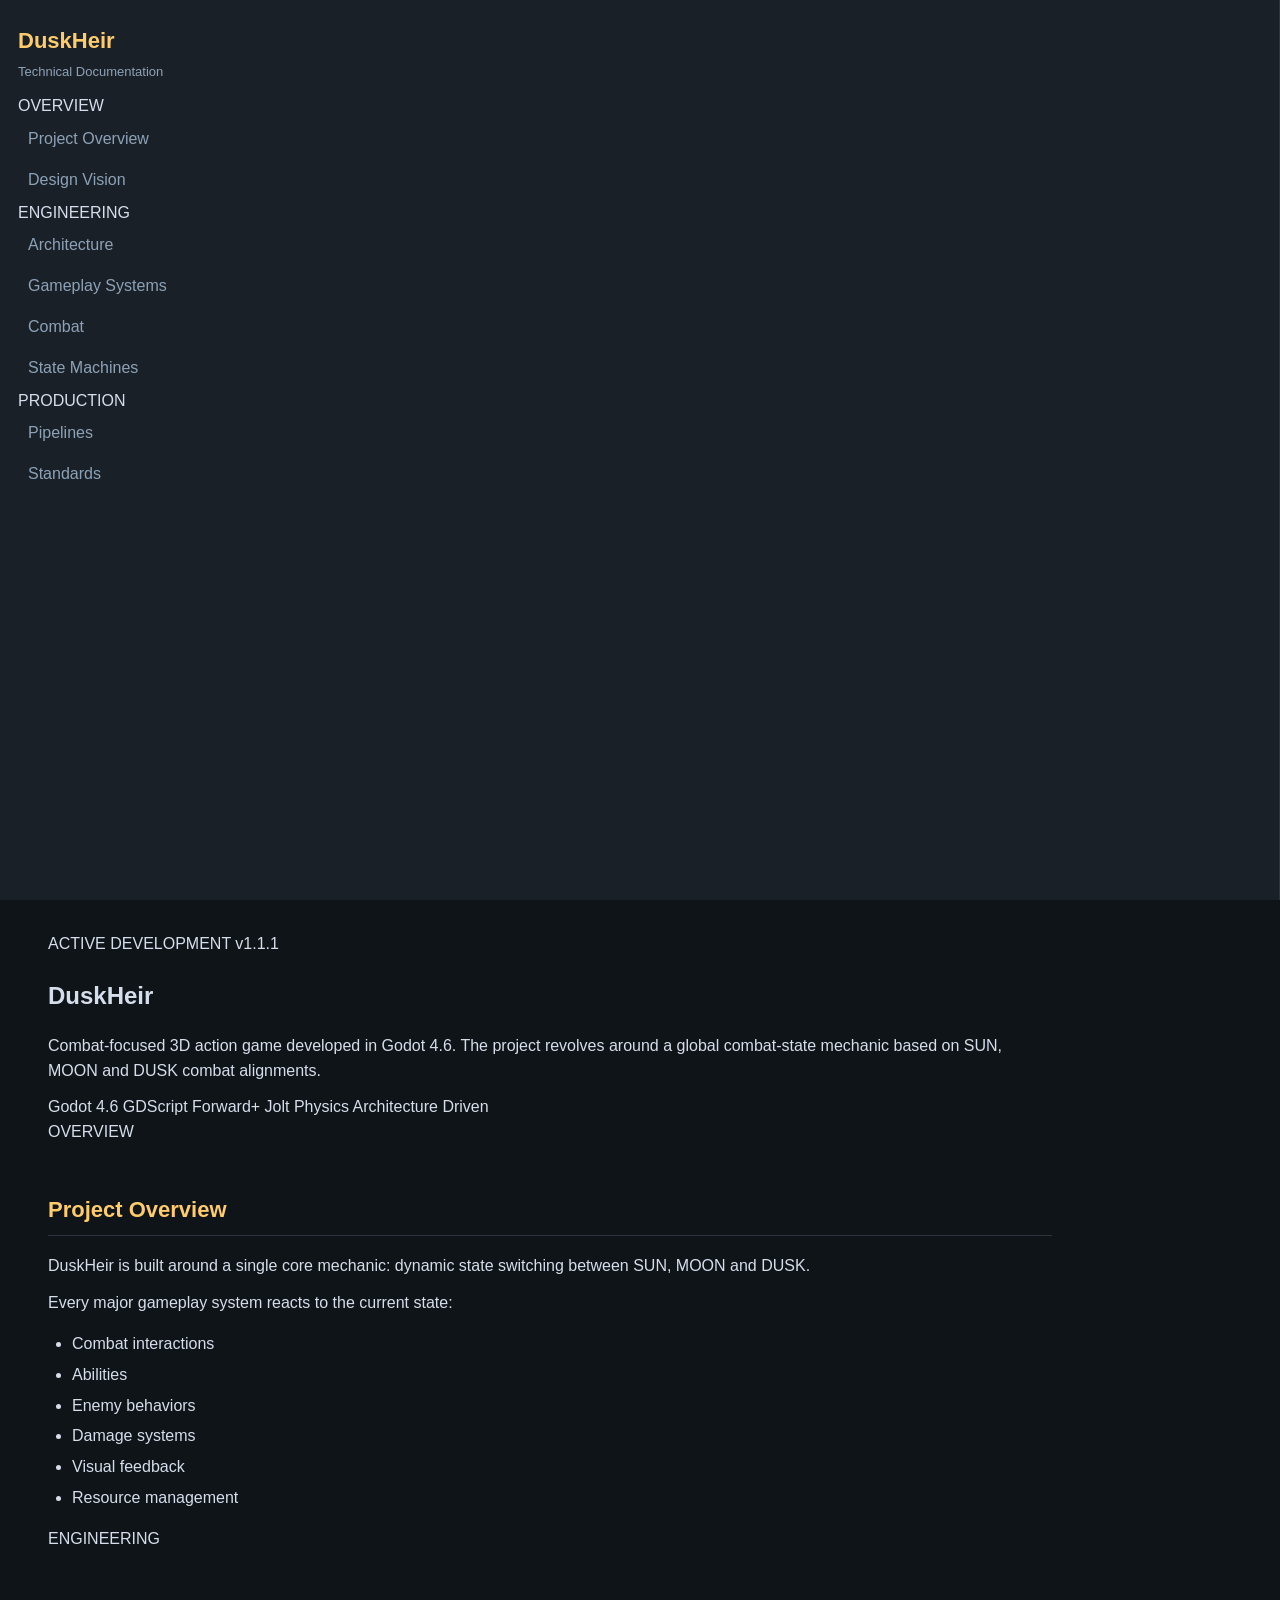
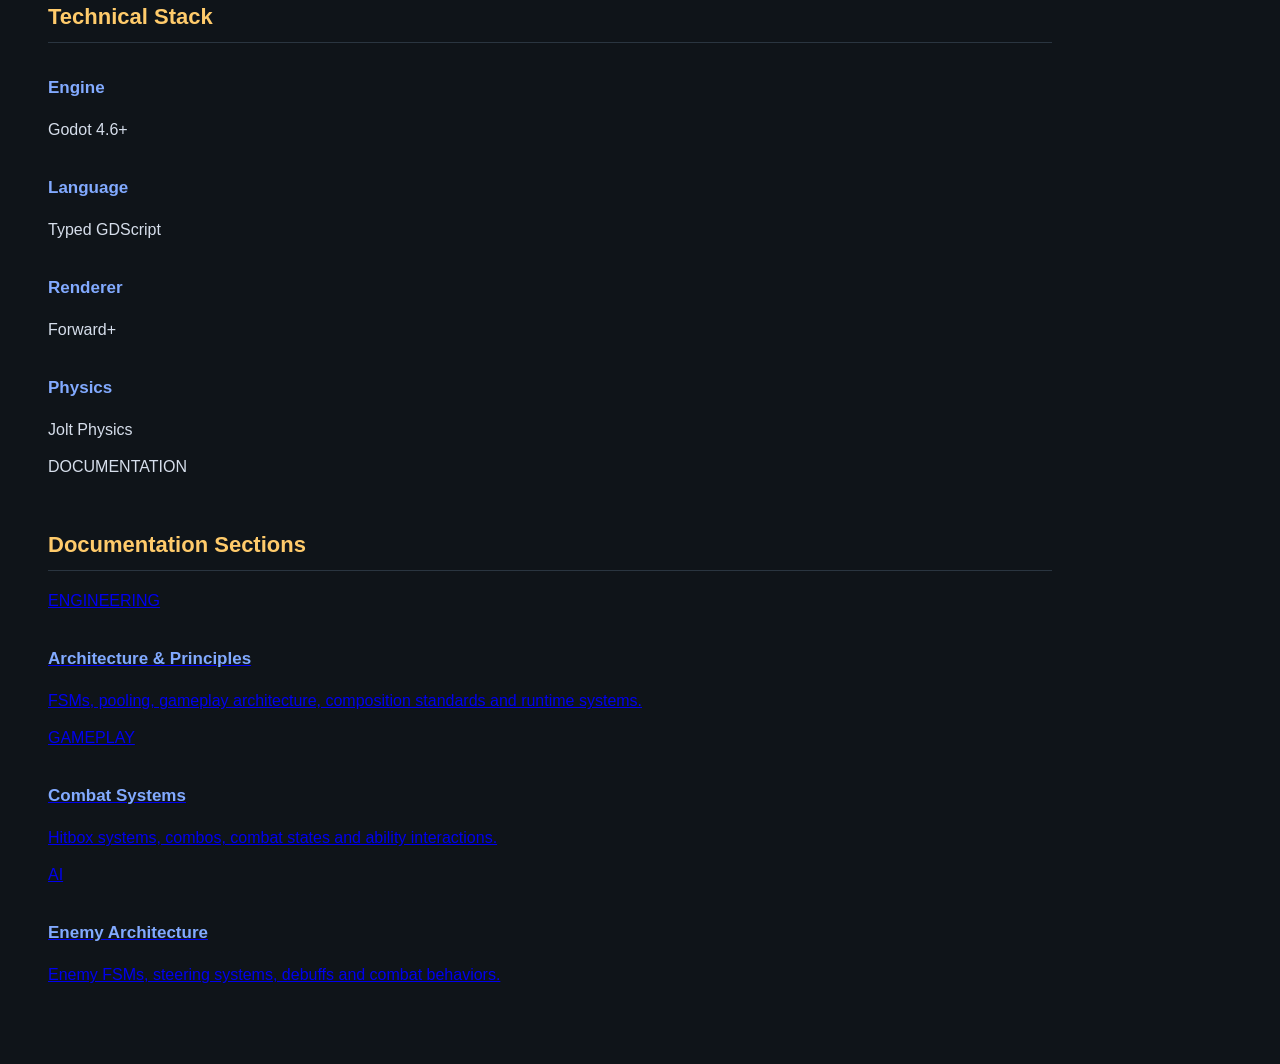
<file: projects/duskheir/duskheirIndexLanding.html>
<!-- /projects/duskheir/duskheirIndex.html -->

<!DOCTYPE html>
<html lang="en">
<head>
  <meta charset="UTF-8" />
  <meta name="viewport" content="width=device-width, initial-scale=1.0"/>

  <title>DuskHeir Documentation</title>

  <!-- GLOBAL -->
  <link rel="stylesheet" href="../../assets/css/global.css" />

  <!-- PROJECT -->
  <link rel="stylesheet" href="./duskheirIndex.css" />
</head>

<body>

<div class="container">

  <!-- SIDEBAR -->
  <aside class="sidebar">

    <div class="sidebar-header">
      <h1>DuskHeir</h1>
      <p>Technical Documentation</p>
    </div>

    <nav class="sidebar-nav">

      <div class="nav-section">

        <span class="nav-title">
          OVERVIEW
        </span>

        <a href="#overview">
          Project Overview
        </a>

        <a href="#vision">
          Design Vision
        </a>

      </div>

      <div class="nav-section">

        <span class="nav-title">
          ENGINEERING
        </span>

        <a href="#architecture">
          Architecture
        </a>

        <a href="#gameplay-systems">
          Gameplay Systems
        </a>

        <a href="#combat">
          Combat
        </a>

        <a href="#state-machines">
          State Machines
        </a>

      </div>

      <div class="nav-section">

        <span class="nav-title">
          PRODUCTION
        </span>

        <a href="#pipelines">
          Pipelines
        </a>

        <a href="#standards">
          Standards
        </a>

      </div>

    </nav>

  </aside>

  <!-- MAIN -->
  <main class="main-content">

    <!-- HERO -->
    <section class="hero">

      <div class="hero-top">

        <span class="status-badge active">
          ACTIVE DEVELOPMENT
        </span>

        <span class="version-badge">
          v1.1.1
        </span>

      </div>

      <h1>
        DuskHeir
      </h1>

      <p class="hero-description">
        Combat-focused 3D action game developed in Godot 4.6.
        The project revolves around a global combat-state mechanic
        based on SUN, MOON and DUSK combat alignments.
      </p>

      <div class="hero-tags">

        <span>Godot 4.6</span>
        <span>GDScript</span>
        <span>Forward+</span>
        <span>Jolt Physics</span>
        <span>Architecture Driven</span>

      </div>

    </section>

    <!-- OVERVIEW -->
    <section
      class="content-section"
      id="overview"
    >

      <div class="section-header">

        <span class="section-kicker">
          OVERVIEW
        </span>

        <h2>
          Project Overview
        </h2>

      </div>

      <div class="content-card">

        <p>
          DuskHeir is built around a single core mechanic:
          dynamic state switching between SUN, MOON and DUSK.
        </p>

        <p>
          Every major gameplay system reacts to the current state:
        </p>

        <ul>
          <li>Combat interactions</li>
          <li>Abilities</li>
          <li>Enemy behaviors</li>
          <li>Damage systems</li>
          <li>Visual feedback</li>
          <li>Resource management</li>
        </ul>

      </div>

    </section>

    <!-- STACK -->
    <section
      class="content-section"
      id="architecture"
    >

      <div class="section-header">

        <span class="section-kicker">
          ENGINEERING
        </span>

        <h2>
          Technical Stack
        </h2>

      </div>

      <div class="stack-grid">

        <div class="stack-card">

          <h3>Engine</h3>
          <p>Godot 4.6+</p>

        </div>

        <div class="stack-card">

          <h3>Language</h3>
          <p>Typed GDScript</p>

        </div>

        <div class="stack-card">

          <h3>Renderer</h3>
          <p>Forward+</p>

        </div>

        <div class="stack-card">

          <h3>Physics</h3>
          <p>Jolt Physics</p>

        </div>

      </div>

    </section>

    <!-- DOCUMENTATION -->
    <section class="content-section">

      <div class="section-header">

        <span class="section-kicker">
          DOCUMENTATION
        </span>

        <h2>
          Documentation Sections
        </h2>

      </div>

      <div class="doc-grid">

        <a
          class="doc-card"
          href="./architecture.html"
        >

          <span class="doc-category">
            ENGINEERING
          </span>

          <h3>
            Architecture & Principles
          </h3>

          <p>
            FSMs, pooling, gameplay architecture,
            composition standards and runtime systems.
          </p>

        </a>

        <a
          class="doc-card"
          href="#"
        >

          <span class="doc-category">
            GAMEPLAY
          </span>

          <h3>
            Combat Systems
          </h3>

          <p>
            Hitbox systems, combos,
            combat states and ability interactions.
          </p>

        </a>

        <a
          class="doc-card"
          href="#"
        >

          <span class="doc-category">
            AI
          </span>

          <h3>
            Enemy Architecture
          </h3>

          <p>
            Enemy FSMs, steering systems,
            debuffs and combat behaviors.
          </p>

        </a>

      </div>

    </section>

  </main>

</div>

</body>
</html>
</file>
<file: assets/css/global.css>
:root {
  --bg: #0f1419;
  --bg-elev: #1a2028;
  --bg-card: #151b22;
  --bg-code: #11161d;

  --fg: #d6deeb;
  --fg-muted: #8da2b7;

  --accent: #ffcb6b;
  --accent-2: #82aaff;
  --accent-3: #c792ea;

  --border: #2a3540;

  --ok: #7fdbca;
  --warn: #ff6b6b;
}

* {
  box-sizing: border-box;
}

html,
body {
  margin: 0;
  padding: 0;
  background: var(--bg);
  color: var(--fg);
  font-family: -apple-system, "Segoe UI", Roboto, sans-serif;
}

body {
  min-height: 100vh;
}

.layout {
  display: grid;
  grid-template-columns: 280px 1fr;
  min-height: 100vh;
}

.sidebar {
  position: sticky;
  top: 0;
  height: 100vh;
  overflow-y: auto;

  background: var(--bg-elev);
  border-right: 1px solid var(--border);

  padding: 24px 18px;
}

.sidebar h1 {
  margin: 0;
  color: var(--accent);
  font-size: 22px;
}

.sidebar p {
  color: var(--fg-muted);
  font-size: 13px;
  margin-top: 4px;
}

.sidebar h2 {
  margin-top: 32px;
  font-size: 12px;
  text-transform: uppercase;
  letter-spacing: 0.08em;
  color: var(--accent);
}

.sidebar ul {
  list-style: none;
  padding: 0;
  margin: 10px 0;
}

.sidebar li {
  margin-bottom: 4px;
}

.sidebar a {
  display: block;

  padding: 8px 10px;

  border-radius: 6px;

  text-decoration: none;
  color: var(--fg-muted);

  transition: 0.12s;
}

.sidebar a:hover {
  background: rgba(130, 170, 255, 0.1);
}
</file>
<file: assets/css/index.css>
/* =========================
   TOPBAR
========================= */

.topbar {
  display: flex;
  align-items: center;
  justify-content: space-between;

  padding: 20px 48px;

  border-bottom: 1px solid var(--border);

  background: rgba(15, 20, 25, 0.92);

  backdrop-filter: blur(12px);

  position: sticky;
  top: 0;
  z-index: 100;
}

.topbar-brand {
  font-size: 18px;
  font-weight: 700;

  color: var(--accent);
}

.topbar-nav {
  display: flex;
  gap: 24px;
}

.topbar-nav a {
  text-decoration: none;

  color: var(--fg-muted);

  font-size: 14px;

  transition: 0.12s;
}

.topbar-nav a:hover {
  color: var(--accent-2);
}

/* =========================
   HERO
========================= */

.main-hero {
  display: flex;
  align-items: center;
  justify-content: center;

  text-align: center;

  padding: 120px 24px 100px;
}

.hero-content {
  max-width: 900px;
}

.hero-tag {
  display: inline-block;

  margin-bottom: 20px;

  padding: 6px 14px;

  border-radius: 999px;

  border: 1px solid rgba(255, 203, 107, 0.2);

  background: rgba(255, 203, 107, 0.08);

  color: var(--accent);

  font-size: 11px;
  font-weight: 700;

  letter-spacing: 0.08em;
}

.main-hero h1 {
  margin: 0;

  font-size: 72px;
  line-height: 1;

  color: var(--fg);
}

.main-hero p {
  margin: 28px auto 0;

  max-width: 760px;

  color: var(--fg-muted);

  line-height: 1.7;

  font-size: 18px;
}

.hero-badges {
  display: flex;
  justify-content: center;
  flex-wrap: wrap;

  gap: 12px;

  margin-top: 32px;
}

/* =========================
   SECTIONS
========================= */

.section-container {
  padding: 0 48px 90px;
}

.section-title {
  display: flex;
  align-items: flex-end;
  justify-content: space-between;

  margin-bottom: 32px;
}

.section-kicker {
  display: block;

  margin-bottom: 10px;

  color: var(--accent-3);

  font-size: 11px;
  font-weight: 700;

  letter-spacing: 0.08em;
}

.section-title h2 {
  margin: 0;

  font-size: 38px;

  color: var(--accent);
}

.section-meta {
  color: var(--fg-muted);
  font-size: 13px;
}

/* =========================
   PROJECT CAPSULES
========================= */

.project-grid {
  display: grid;

  grid-template-columns: repeat(auto-fit, minmax(380px, 1fr));

  gap: 22px;
}

.project-capsule {
  display: block;

  background: linear-gradient(
    180deg,
    rgba(26, 32, 40, 0.95),
    rgba(21, 27, 34, 1)
  );

  border: 1px solid var(--border);
  border-radius: 16px;

  padding: 28px;

  text-decoration: none;

  transition: 0.18s;
}

.project-capsule:hover {
  transform: translateY(-4px);

  border-color: var(--accent-2);

  box-shadow:
    0 0 0 1px rgba(130,170,255,0.12),
    0 12px 30px rgba(0,0,0,0.22);
}

.project-top {
  display: flex;
  justify-content: space-between;

  margin-bottom: 20px;
}

.project-state,
.project-version {
  padding: 5px 12px;

  border-radius: 999px;

  font-size: 11px;
  font-weight: 700;
}

.project-state.active {
  background: rgba(127, 219, 202, 0.12);
  border: 1px solid rgba(127, 219, 202, 0.25);

  color: var(--ok);
}

.project-version {
  background: rgba(255, 203, 107, 0.12);
  border: 1px solid rgba(255, 203, 107, 0.25);

  color: var(--accent);
}

.project-capsule h3 {
  margin-top: 0;
  margin-bottom: 16px;

  font-size: 30px;

  color: var(--accent-2);
}

.project-capsule p {
  color: var(--fg-muted);

  line-height: 1.7;
}

.project-tags {
  display: flex;
  flex-wrap: wrap;

  gap: 10px;

  margin-top: 24px;
}

.project-tags span {
  padding: 6px 12px;

  border-radius: 999px;

  border: 1px solid var(--border);

  background: var(--bg-code);

  color: var(--fg-muted);

  font-size: 11px;
}

.project-footer {
  display: flex;
  justify-content: space-between;
  align-items: center;

  margin-top: 30px;

  color: var(--accent-2);

  font-weight: 600;
}

.arrow {
  font-size: 22px;
}

/* =========================
   PLACEHOLDER
========================= */

.placeholder {
  opacity: 0.65;

  border-style: dashed;

  display: flex;
  flex-direction: column;
  justify-content: center;
}

.placeholder-icon {
  font-size: 48px;

  color: var(--accent-3);
}

/* =========================
   RESOURCES
========================= */

.resource-grid {
  display: grid;

  grid-template-columns: repeat(auto-fit, minmax(300px, 1fr));

  gap: 18px;
}

.resource-card {
  background: var(--bg-card);

  border: 1px solid var(--border);
  border-radius: 12px;

  padding: 24px;
}

.resource-card h3 {
  margin-top: 0;

  color: var(--accent-2);
}

.resource-card p {
  color: var(--fg-muted);

  line-height: 1.6;
}

/* =========================
   FOOTER
========================= */

.footer {
  display: flex;
  justify-content: space-between;
  align-items: center;

  padding: 28px 48px;

  border-top: 1px solid var(--border);

  color: var(--fg-muted);

  font-size: 13px;
}

/* =========================
   RESPONSIVE
========================= */

@media (max-width: 900px) {

  .topbar {
    padding: 18px 20px;
  }

  .topbar-nav {
    display: none;
  }

  .main-hero h1 {
    font-size: 48px;
  }

  .section-container {
    padding: 0 20px 70px;
  }

  .section-title {
    flex-direction: column;
    align-items: flex-start;
    gap: 10px;
  }

  .footer {
    flex-direction: column;
    gap: 10px;

    text-align: center;

    padding: 24px 20px;
  }

}
</file>
<file: projects/duskheir/duskheirIndex.css>
:root {
    --bg: #0f1419;
    --bg-elev: #1a2028;
    --bg-code: #11161d;
    --bg-card: #151b22;
    --fg: #d6deeb;
    --fg-muted: #8da2b7;
    --accent: #ffcb6b;
    --accent-2: #82aaff;
    --accent-3: #c792ea;
    --warn: #ff6b6b;
    --ok: #7fdbca;
    --border: #2a3540;
    --sun: #ffcb6b;
    --moon: #82aaff;
    --dusk: #c792ea;
  }
  * { box-sizing: border-box; }
  html, body { margin: 0; padding: 0; background: var(--bg); color: var(--fg); font-family: -apple-system, "Segoe UI", Roboto, sans-serif; line-height: 1.55; }
  .layout { display: grid; grid-template-columns: 300px 1fr; gap: 0; min-height: 100vh; }
  nav.toc {
    position: sticky;
    top: 0;
    height: 100vh;
    overflow-y: auto;
    background: var(--bg-elev);
    border-right: 1px solid var(--border);
    padding: 24px 16px;
    font-size: 13px;
  }
  nav.toc h2 { font-size: 13px; color: var(--accent); margin: 16px 0 8px; text-transform: uppercase; letter-spacing: 0.05em; }
  nav.toc h2:first-child { margin-top: 0; }
  nav.toc ul { list-style: none; margin: 0 0 12px; padding: 0; }
  nav.toc li { margin: 3px 0; }
  nav.toc a { color: var(--fg-muted); text-decoration: none; display: block; padding: 4px 8px; border-radius: 4px; transition: all 0.1s; }
  nav.toc a:hover { background: rgba(130, 170, 255, 0.1); color: var(--accent-2); }
  nav.toc ul ul { margin-left: 12px; font-size: 12px; }
  nav.toc .num { color: var(--accent-3); font-family: "JetBrains Mono", monospace; margin-right: 6px; font-size: 11px; }
  main { padding: 32px 48px 64px; max-width: 1100px; }
  header.hero { border-bottom: 1px solid var(--border); padding-bottom: 24px; margin-bottom: 32px; }
  header.hero h1 { font-size: 30px; margin: 0 0 8px; color: var(--accent); }
  header.hero p.lede { color: var(--fg-muted); margin: 0; font-size: 15px; max-width: 800px; }
  header.hero .meta { margin-top: 16px; font-size: 12px; color: var(--fg-muted); }
  header.hero .meta code { background: var(--bg-code); padding: 2px 6px; border-radius: 3px; }
  header.hero .badges { margin-top: 12px; display: flex; gap: 8px; flex-wrap: wrap; }
  .badge { font-size: 11px; padding: 3px 10px; border-radius: 12px; background: var(--bg-elev); border: 1px solid var(--border); color: var(--fg-muted); }
  .badge.version { color: var(--accent); border-color: var(--accent); }
  h2 { color: var(--accent); border-bottom: 1px solid var(--border); padding-bottom: 8px; margin-top: 48px; font-size: 22px; }
  h3 { color: var(--accent-2); margin-top: 32px; font-size: 17px; }
  h4 { color: var(--accent-3); margin-top: 20px; font-size: 14px; text-transform: uppercase; letter-spacing: 0.05em; }
  p { margin: 12px 0; }
  ul, ol { padding-left: 24px; }
  li { margin: 6px 0; }
  code { font-family: "JetBrains Mono", "Fira Code", Consolas, monospace; font-size: 13px; background: var(--bg-code); padding: 2px 6px; border-radius: 3px; color: var(--ok); }
  pre { background: var(--bg-code); border: 1px solid var(--border); border-radius: 6px; padding: 16px; overflow-x: auto; font-size: 13px; line-height: 1.5; }
  pre code { background: transparent; padding: 0; color: var(--fg); }
  strong { color: var(--accent); }
  em { color: var(--fg-muted); font-style: normal; }
  .callout { border-left: 4px solid; padding: 12px 16px; margin: 16px 0; border-radius: 0 6px 6px 0; }
  .callout.warn { border-color: var(--warn); background: rgba(255, 107, 107, 0.08); }
  .callout.warn::before { content: "⚠ "; color: var(--warn); font-weight: bold; }
  .callout.info { border-color: var(--accent-2); background: rgba(130, 170, 255, 0.08); }
  .callout.info::before { content: "ℹ "; color: var(--accent-2); font-weight: bold; }
  .callout.tip { border-color: var(--ok); background: rgba(127, 219, 202, 0.08); }
  .callout.tip::before { content: "✓ "; color: var(--ok); font-weight: bold; }
  table { border-collapse: collapse; width: 100%; margin: 16px 0; font-size: 13px; }
  th, td { padding: 8px 12px; text-align: left; border-bottom: 1px solid var(--border); vertical-align: top; }
  th { background: var(--bg-elev); color: var(--accent); }

  /* Principle card */
  .principle {
    background: var(--bg-card);
    border: 1px solid var(--border);
    border-left: 4px solid var(--accent-3);
    border-radius: 0 6px 6px 0;
    padding: 18px 22px;
    margin: 18px 0;
  }
  .principle h3 { margin-top: 0; color: var(--accent); display: flex; align-items: baseline; gap: 10px; }
  .principle h3 .roman { color: var(--accent-3); font-family: "JetBrains Mono", monospace; font-size: 15px; min-width: 40px; }
  .principle h3 .title { flex: 1; }
  .principle .rule { font-size: 14px; }
  .principle .rationale {
    margin-top: 12px;
    padding-top: 12px;
    border-top: 1px dashed var(--border);
    color: var(--fg-muted);
    font-size: 13px;
  }
  .principle .rationale strong { color: var(--ok); }
  .principle.must { border-left-color: var(--warn); }
  .principle.should { border-left-color: var(--accent-2); }
  .pill { display: inline-block; font-size: 10px; padding: 2px 8px; border-radius: 10px; vertical-align: middle; margin-left: 6px; font-weight: bold; letter-spacing: 0.04em; }
  .pill.must { background: rgba(255,107,107,0.12); color: var(--warn); border: 1px solid rgba(255,107,107,0.3); }
  .pill.should { background: rgba(130,170,255,0.12); color: var(--accent-2); border: 1px solid rgba(130,170,255,0.3); }

  /* State badges (Sun / Moon / Dusk) */
  .state-sun, .state-moon, .state-dusk, .state-std {
    display: inline-block;
    font-size: 11px;
    padding: 2px 8px;
    border-radius: 10px;
    font-weight: bold;
    font-family: "JetBrains Mono", monospace;
  }
  .state-sun { background: rgba(255,203,107,0.15); color: var(--sun); border: 1px solid rgba(255,203,107,0.4); }
  .state-moon { background: rgba(130,170,255,0.15); color: var(--moon); border: 1px solid rgba(130,170,255,0.4); }
  .state-dusk { background: rgba(199,146,234,0.15); color: var(--dusk); border: 1px solid rgba(199,146,234,0.4); }
  .state-std { background: rgba(127,219,202,0.12); color: var(--ok); border: 1px solid rgba(127,219,202,0.3); }

  /* ASCII-tree style block */
  .tree { font-family: "JetBrains Mono", monospace; font-size: 12px; background: var(--bg-code); padding: 16px; border-radius: 6px; border: 1px solid var(--border); white-space: pre; overflow-x: auto; }

  /* Cards grid for autoloads / systems */
  .grid {
    display: grid;
    grid-template-columns: repeat(auto-fit, minmax(280px, 1fr));
    gap: 14px;
    margin: 18px 0;
  }
  .card {
    background: var(--bg-card);
    border: 1px solid var(--border);
    border-radius: 6px;
    padding: 14px 16px;
  }
  .card h4 { margin-top: 0; color: var(--accent); text-transform: none; letter-spacing: 0; font-size: 14px; }
  .card .path { font-family: "JetBrains Mono", monospace; font-size: 11px; color: var(--fg-muted); display: block; margin-bottom: 8px; word-break: break-all; }
  .card p { margin: 8px 0 0; font-size: 13px; color: var(--fg); }

  /* Flow diagram block */
  .flow {
    background: var(--bg-card);
    border: 1px solid var(--border);
    border-radius: 6px;
    padding: 14px 16px;
    margin: 14px 0;
    font-family: "JetBrains Mono", monospace;
    font-size: 12px;
    line-height: 1.7;
  }
  .flow .step { color: var(--accent-2); }
  .flow .arrow { color: var(--accent-3); padding: 0 4px; }
  .flow .note { color: var(--fg-muted); font-style: italic; }

  dt { color: var(--accent-2); font-weight: bold; font-family: "JetBrains Mono", monospace; font-size: 13px; margin-top: 12px; }
  dd { margin: 4px 0 12px 0; padding-left: 16px; }

  /* Linked principle references */
  .ref-principle {
    display: inline-block;
    font-size: 11px;
    padding: 1px 7px;
    border-radius: 8px;
    background: rgba(199,146,234,0.1);
    color: var(--accent-3);
    text-decoration: none;
    border: 1px solid rgba(199,146,234,0.3);
    font-family: "JetBrains Mono", monospace;
    margin: 0 2px;
  }
  .ref-principle:hover { background: rgba(199,146,234,0.25); }

  /* ---------- Diagrams ---------- */
  .diagram {
    background: var(--bg-card);
    border: 1px solid var(--border);
    border-radius: 8px;
    padding: 20px;
    margin: 20px 0;
    overflow-x: auto;
  }
  .diagram-title {
    font-size: 12px;
    color: var(--accent);
    text-transform: uppercase;
    letter-spacing: 0.06em;
    margin-bottom: 12px;
    font-weight: bold;
  }
  .diagram svg { display: block; max-width: 100%; height: auto; }

  /* SVG primitive styles applied via class on shapes */
  .svg-box-bg-card { fill: var(--bg-elev); }
  .svg-box-bg-deep { fill: var(--bg-code); }
  .svg-stroke-border { stroke: var(--border); }
  .svg-stroke-muted { stroke: var(--fg-muted); }
  .svg-stroke-accent { stroke: var(--accent); }
  .svg-stroke-sun { stroke: var(--sun); }
  .svg-stroke-moon { stroke: var(--moon); }
  .svg-stroke-dusk { stroke: var(--dusk); }
  .svg-stroke-ok { stroke: var(--ok); }
  .svg-stroke-warn { stroke: var(--warn); }
  .svg-fill-sun { fill: rgba(255,203,107,0.15); stroke: var(--sun); }
  .svg-fill-moon { fill: rgba(130,170,255,0.15); stroke: var(--moon); }
  .svg-fill-dusk { fill: rgba(199,146,234,0.15); stroke: var(--dusk); }
  .svg-fill-std { fill: rgba(127,219,202,0.12); stroke: var(--ok); }
  .svg-fill-card { fill: var(--bg-card); stroke: var(--border); }
  .svg-fill-elev { fill: var(--bg-elev); stroke: var(--border); }
  .svg-fill-warn { fill: rgba(255,107,107,0.12); stroke: var(--warn); }
  .svg-fill-accent { fill: rgba(255,203,107,0.10); stroke: var(--accent); }
  /* Generic cluster/container — siempre con inline style override */
  .svg-fill-fill { fill: var(--bg-card); stroke: var(--border); }
  .svg-text { fill: var(--fg); font-family: -apple-system, "Segoe UI", sans-serif; font-size: 12px; }
  .svg-text-mono { fill: var(--fg); font-family: "JetBrains Mono", monospace; font-size: 11px; }
  .svg-text-title { fill: var(--accent); font-family: -apple-system, "Segoe UI", sans-serif; font-size: 13px; font-weight: bold; }
  .svg-text-muted { fill: var(--fg-muted); font-family: -apple-system, "Segoe UI", sans-serif; font-size: 10px; font-style: italic; }
  .svg-text-sun { fill: var(--sun); font-family: "JetBrains Mono", monospace; font-size: 12px; font-weight: bold; }
  .svg-text-moon { fill: var(--moon); font-family: "JetBrains Mono", monospace; font-size: 12px; font-weight: bold; }
  .svg-text-dusk { fill: var(--dusk); font-family: "JetBrains Mono", monospace; font-size: 12px; font-weight: bold; }
  .svg-text-ok { fill: var(--ok); font-family: "JetBrains Mono", monospace; font-size: 11px; }
  .svg-text-warn { fill: var(--warn); font-family: -apple-system, sans-serif; font-size: 10px; font-weight: bold; }
  .svg-dashed { stroke-dasharray: 5,4; }
  .svg-dotted { stroke-dasharray: 2,3; }
  .svg-thick { stroke-width: 2; }
  .legend {
    display: flex;
    flex-wrap: wrap;
    gap: 14px;
    margin-top: 12px;
    font-size: 11px;
    color: var(--fg-muted);
  }
  .legend-item { display: flex; align-items: center; gap: 6px; }
  .legend-swatch { width: 16px; height: 10px; border-radius: 2px; border: 1px solid; }

  /* Matrix grid for damage table */
  .matrix-grid {
    display: grid;
    grid-template-columns: 130px repeat(4, 1fr);
    gap: 2px;
    background: var(--border);
    border: 1px solid var(--border);
    border-radius: 6px;
    overflow: hidden;
    margin: 16px 0;
    font-size: 12px;
  }
  .matrix-grid > div {
    background: var(--bg-card);
    padding: 8px 10px;
    text-align: center;
  }
  .matrix-grid .matrix-head {
    background: var(--bg-elev);
    color: var(--accent);
    font-weight: bold;
    font-family: "JetBrains Mono", monospace;
    font-size: 11px;
  }
  .matrix-grid .matrix-label {
    background: var(--bg-elev);
    color: var(--accent-2);
    font-weight: bold;
    text-align: left;
    font-family: "JetBrains Mono", monospace;
    font-size: 11px;
  }
  .matrix-grid .strong { color: var(--ok); font-weight: bold; }
  .matrix-grid .weak { color: var(--fg-muted); }
  .matrix-grid .immune { color: var(--warn); }

  /* ---------- Interactive demos ---------- */
  .demo {
    background: var(--bg-card);
    border: 1px solid var(--border);
    border-left: 4px solid var(--accent-2);
    border-radius: 0 8px 8px 0;
    padding: 18px 22px;
    margin: 22px 0;
  }
  .demo-title {
    font-size: 11px;
    color: var(--accent-2);
    text-transform: uppercase;
    letter-spacing: 0.06em;
    margin-bottom: 4px;
    font-weight: bold;
  }
  .demo-title::before { content: "▶ "; color: var(--accent-2); }
  .demo-subtitle { font-size: 12px; color: var(--fg-muted); margin-bottom: 14px; }
  .demo-row { display: flex; gap: 18px; flex-wrap: wrap; align-items: flex-start; }
  .demo-col { display: flex; flex-direction: column; gap: 8px; min-width: 0; }
  .demo-controls { display: flex; flex-direction: column; gap: 8px; min-width: 180px; }

  .demo-btn {
    background: var(--bg-elev);
    color: var(--fg);
    border: 1px solid var(--border);
    padding: 6px 12px;
    border-radius: 4px;
    font-family: "JetBrains Mono", monospace;
    font-size: 12px;
    cursor: pointer;
    transition: all 0.1s;
    text-align: center;
  }
  .demo-btn:hover:not(:disabled) { background: rgba(130,170,255,0.15); border-color: var(--accent-2); color: var(--accent-2); }
  .demo-btn:disabled { opacity: 0.35; cursor: not-allowed; }
  .demo-btn.is-active { background: rgba(255,203,107,0.18); border-color: var(--accent); color: var(--accent); }
  .demo-btn.sun { color: var(--sun); border-color: rgba(255,203,107,0.3); }
  .demo-btn.sun.is-active { background: rgba(255,203,107,0.22); border-color: var(--sun); color: var(--sun); }
  .demo-btn.moon { color: var(--moon); border-color: rgba(130,170,255,0.3); }
  .demo-btn.moon.is-active { background: rgba(130,170,255,0.22); border-color: var(--moon); color: var(--moon); }
  .demo-btn.dusk { color: var(--dusk); border-color: rgba(199,146,234,0.3); }
  .demo-btn.dusk.is-active { background: rgba(199,146,234,0.22); border-color: var(--dusk); color: var(--dusk); }
  .demo-btn.std { color: var(--ok); border-color: rgba(127,219,202,0.3); }
  .demo-btn.std.is-active { background: rgba(127,219,202,0.22); border-color: var(--ok); color: var(--ok); }
  .demo-btn-row { display: flex; gap: 6px; flex-wrap: wrap; }

  .demo-slider { display: flex; flex-direction: column; font-size: 11px; color: var(--fg-muted); gap: 3px; }
  .demo-slider label { display: flex; justify-content: space-between; font-family: "JetBrains Mono", monospace; }
  .demo-slider label .v { color: var(--accent); }
  .demo-slider input[type="range"] { width: 100%; accent-color: var(--accent-2); }

  .demo-bar { height: 12px; background: var(--bg-code); border: 1px solid var(--border); border-radius: 3px; overflow: hidden; }
  .demo-bar-fill { height: 100%; transition: width 0.12s linear; }
  .demo-bar-fill.sun { background: var(--sun); }
  .demo-bar-fill.moon { background: var(--moon); }
  .demo-bar-fill.dusk { background: var(--dusk); }
  .demo-bar-fill.warn { background: var(--warn); }
  .demo-bar-fill.ok { background: var(--ok); }

  .demo-pill {
    display: inline-flex;
    align-items: center;
    font-size: 11px;
    font-family: "JetBrains Mono", monospace;
    padding: 3px 9px;
    border-radius: 10px;
    background: var(--bg-elev);
    border: 1px solid var(--border);
    color: var(--fg-muted);
    gap: 6px;
    white-space: nowrap;
  }
  .demo-pill .v { color: var(--accent); font-weight: bold; }

  .demo-log {
    font-family: "JetBrains Mono", monospace;
    font-size: 10px;
    color: var(--fg-muted);
    max-height: 140px;
    min-height: 80px;
    overflow-y: auto;
    padding: 6px 10px;
    background: var(--bg-code);
    border: 1px solid var(--border);
    border-radius: 4px;
    line-height: 1.4;
  }
  .demo-log div { padding: 1px 0; }
  .demo-log .l-sun { color: var(--sun); }
  .demo-log .l-moon { color: var(--moon); }
  .demo-log .l-dusk { color: var(--dusk); }
  .demo-log .l-warn { color: var(--warn); }
  .demo-log .l-ok { color: var(--ok); }

  .demo-canvas { background: var(--bg-code); border: 1px solid var(--border); border-radius: 4px; display: block; max-width: 100%; }

  .pool-slot {
    height: 28px;
    border-radius: 3px;
    border: 1px solid var(--border);
    background: var(--bg-elev);
    font-family: "JetBrains Mono", monospace;
    font-size: 10px;
    color: var(--fg-muted);
    display: flex;
    align-items: center;
    justify-content: center;
    transition: all 0.12s;
  }
  .pool-slot.active { background: rgba(127,219,202,0.18); border-color: var(--ok); color: var(--ok); }
  .pool-slot.empty { opacity: 0.5; }

  .drop-hist { display: grid; grid-template-columns: 120px 1fr 60px; gap: 6px; align-items: center; font-size: 11px; }
  .drop-hist-label { font-family: "JetBrains Mono", monospace; color: var(--fg-muted); }
  .drop-hist-bar { height: 14px; background: var(--bg-code); border: 1px solid var(--border); border-radius: 2px; overflow: hidden; position: relative; }
  .drop-hist-bar .actual { height: 100%; transition: width 0.2s; opacity: 0.8; }
  .drop-hist-bar .target { position: absolute; top: 0; bottom: 0; width: 2px; background: var(--fg); opacity: 0.8; }
  .drop-hist-value { font-family: "JetBrains Mono", monospace; font-size: 10px; color: var(--accent); text-align: right; }

  .damage-flash {
    width: 60px; height: 60px;
    border-radius: 50%;
    background: var(--bg-elev);
    display: flex; align-items: center; justify-content: center;
    font-family: "JetBrains Mono", monospace;
    font-size: 18px;
    color: var(--accent);
    transition: background 0.05s, transform 0.05s;
  }
  .damage-flash.flash-white { background: #ffffff; color: #000; transform: scale(1.15); }
  .damage-flash.flash-red { background: var(--warn); color: #fff; transform: scale(1.18); }
  .damage-flash.flash-strong { background: #ff3030; color: #fff; transform: scale(1.25); }

  select.demo-select {
    background: var(--bg-elev);
    color: var(--fg);
    border: 1px solid var(--border);
    padding: 5px 8px;
    border-radius: 4px;
    font-family: "JetBrains Mono", monospace;
    font-size: 12px;
  }

  @media (max-width: 1000px) {
    .layout { grid-template-columns: 1fr; }
    nav.toc { position: static; height: auto; }
    main { padding: 24px 16px; }
  }
</file>
